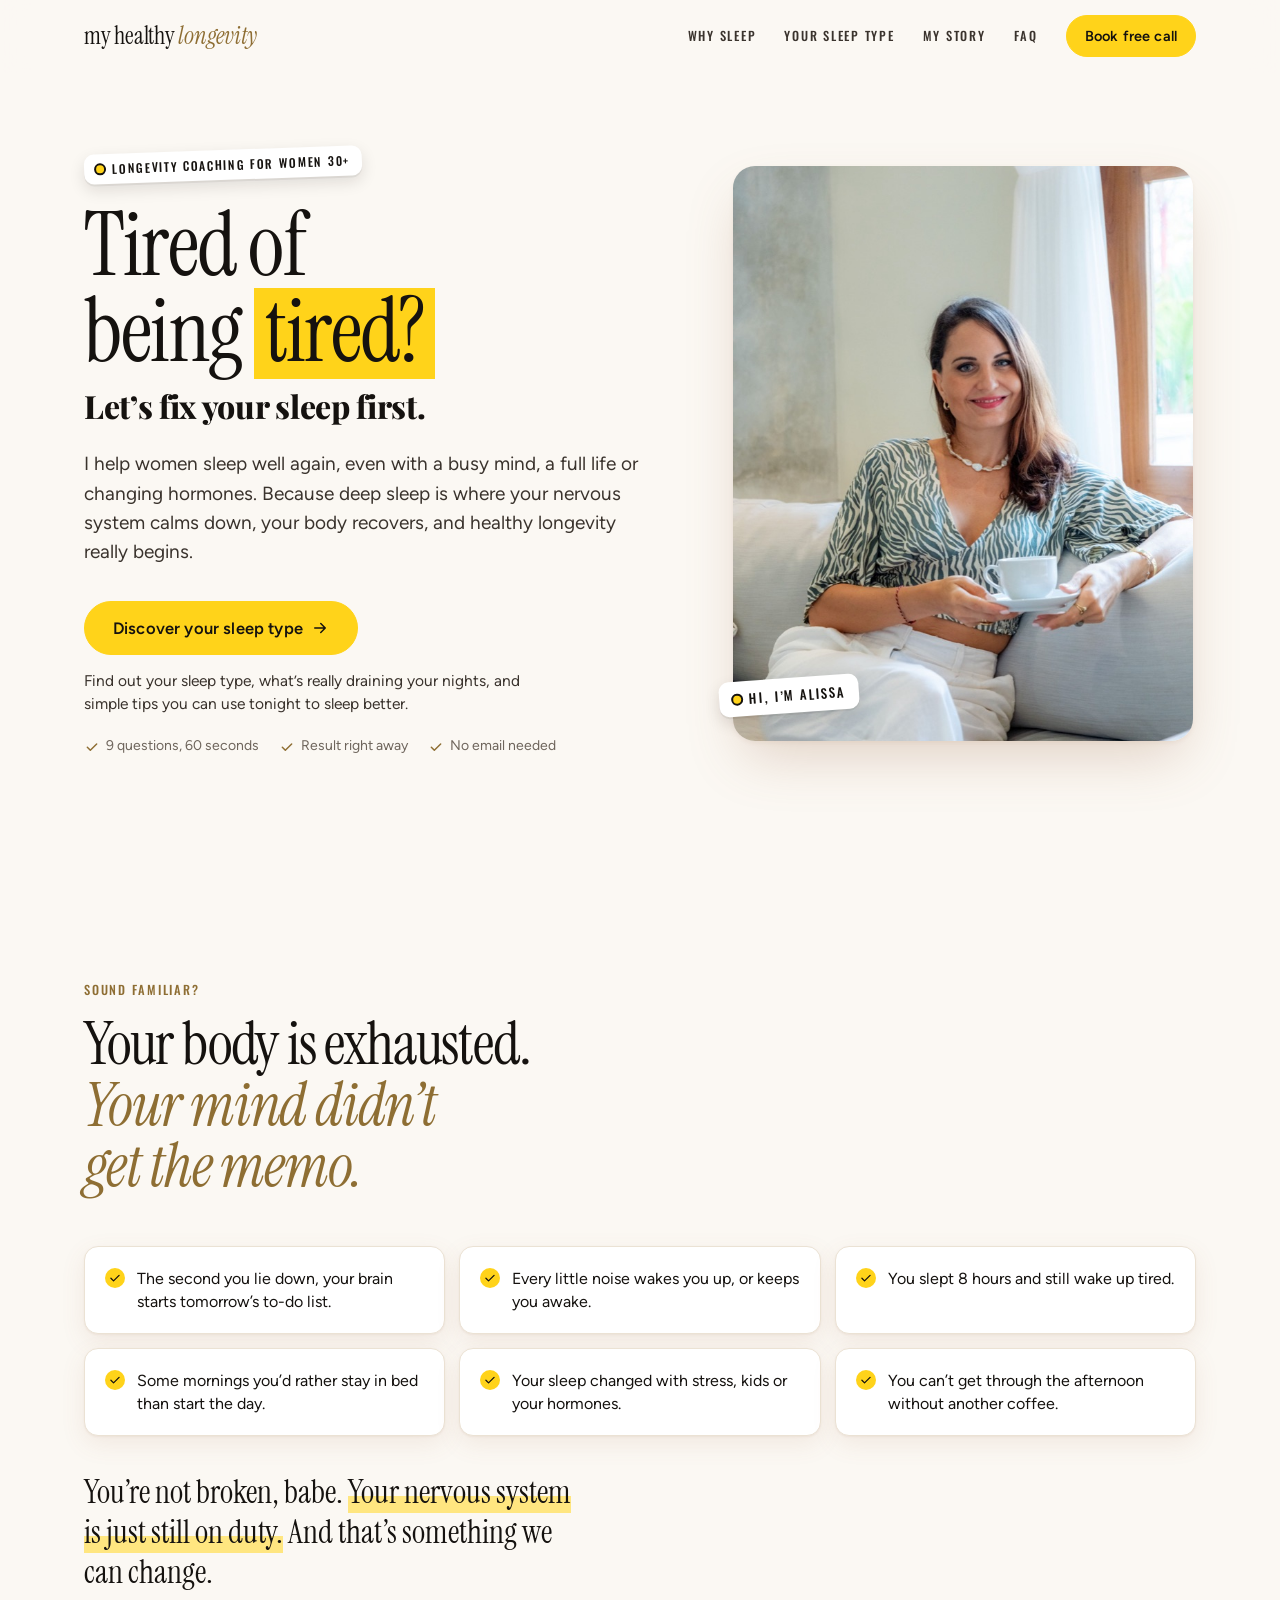
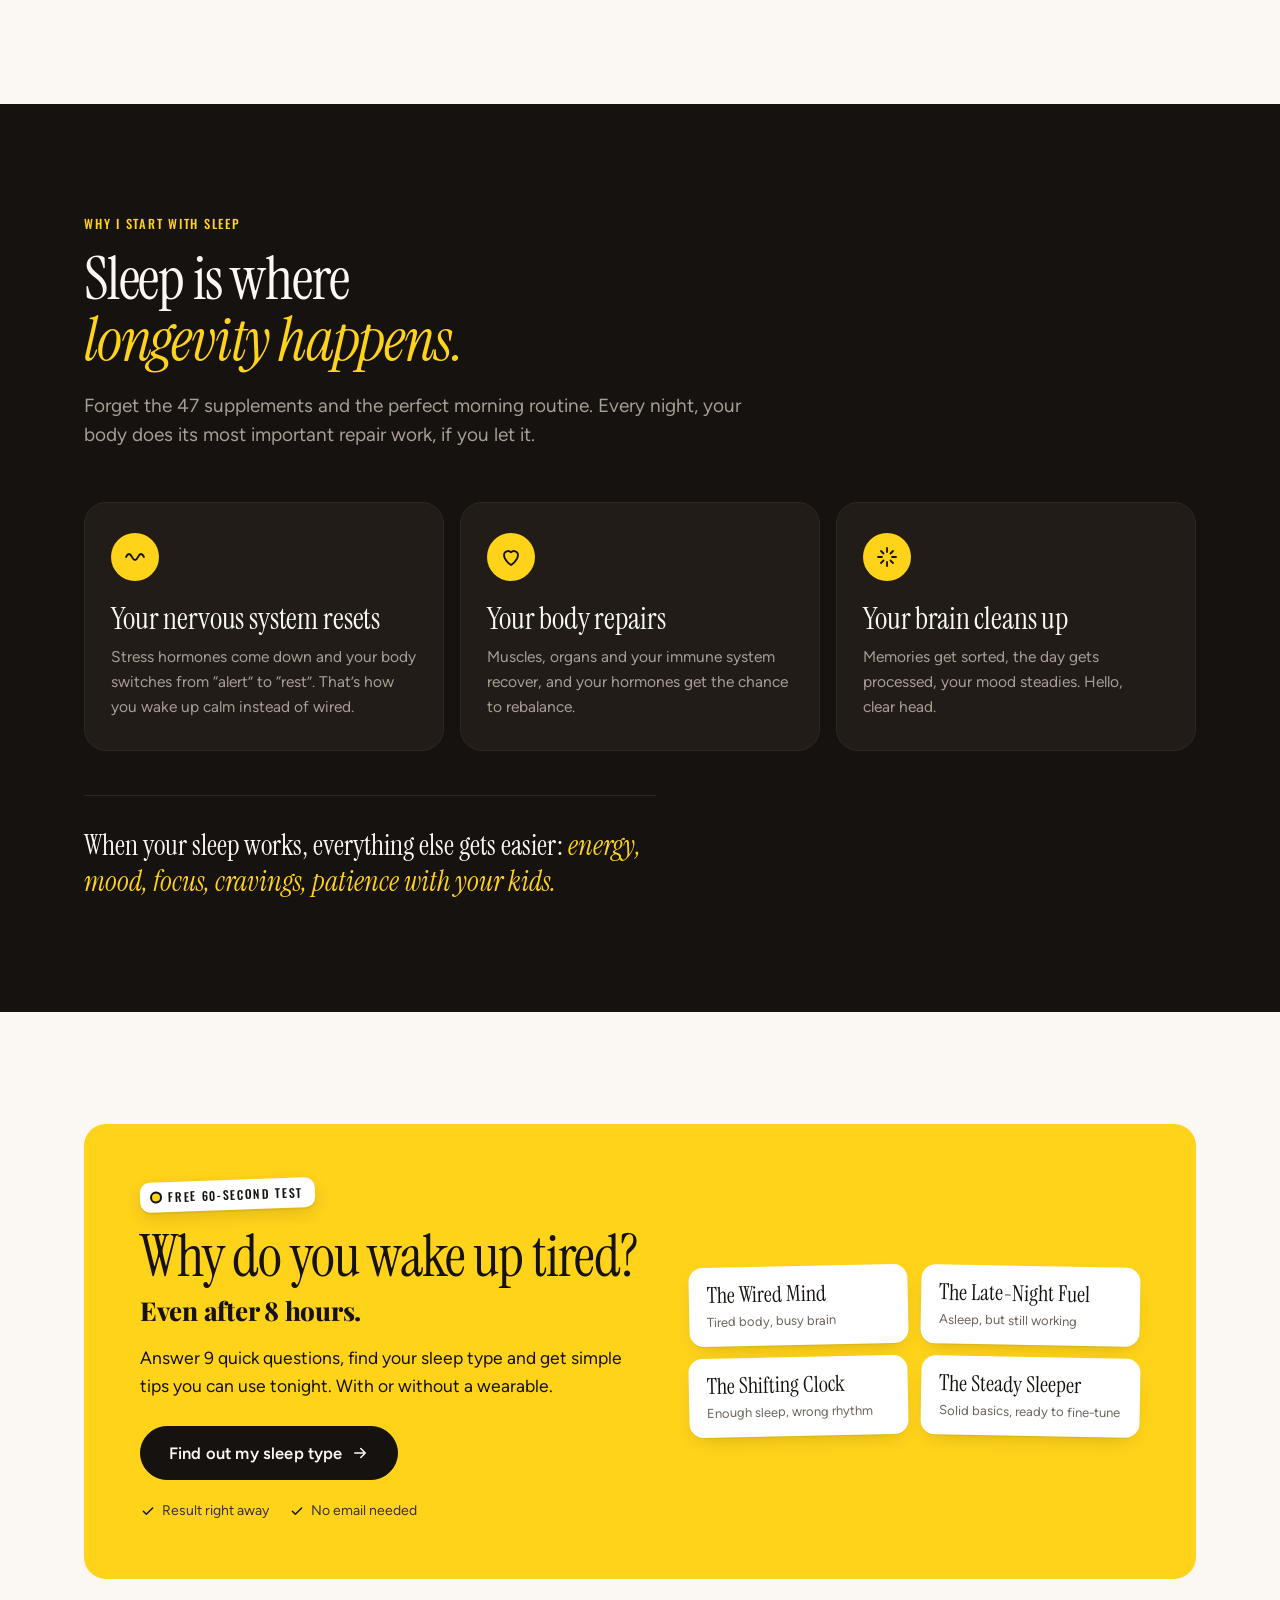
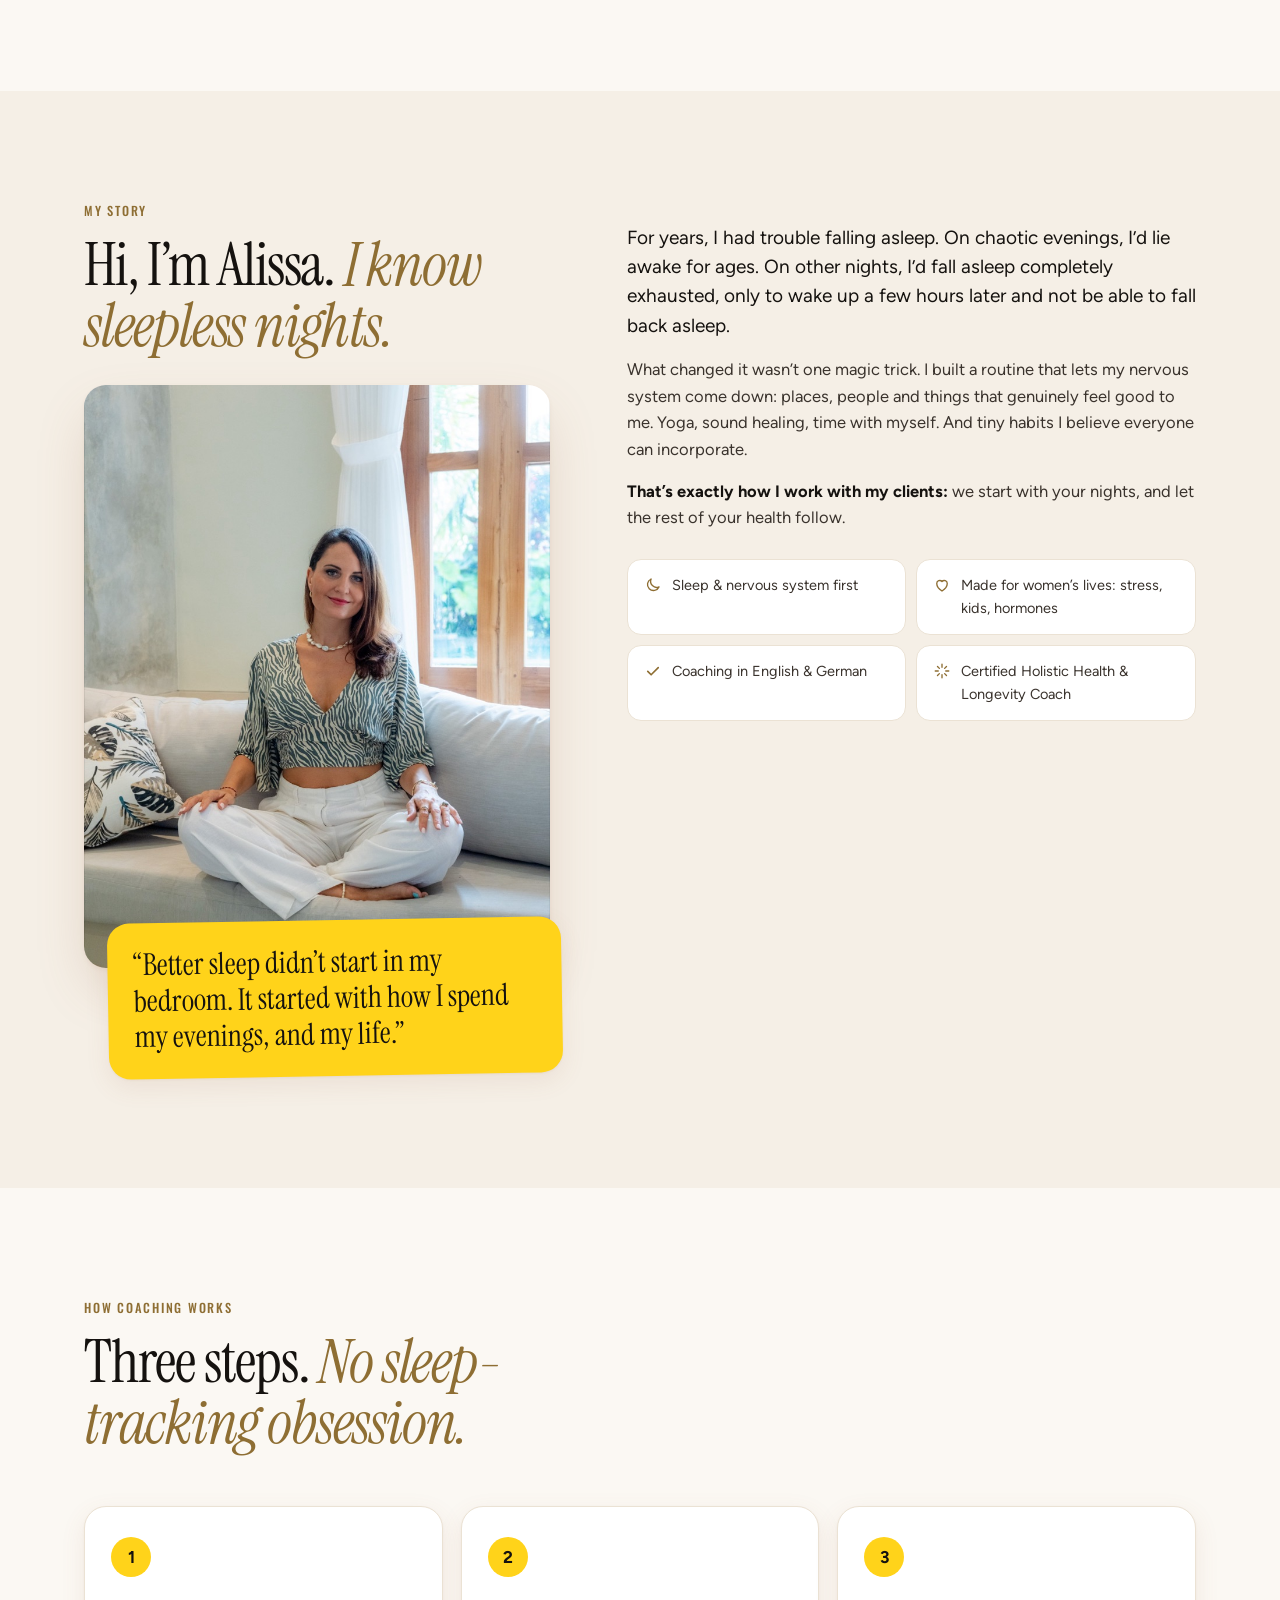
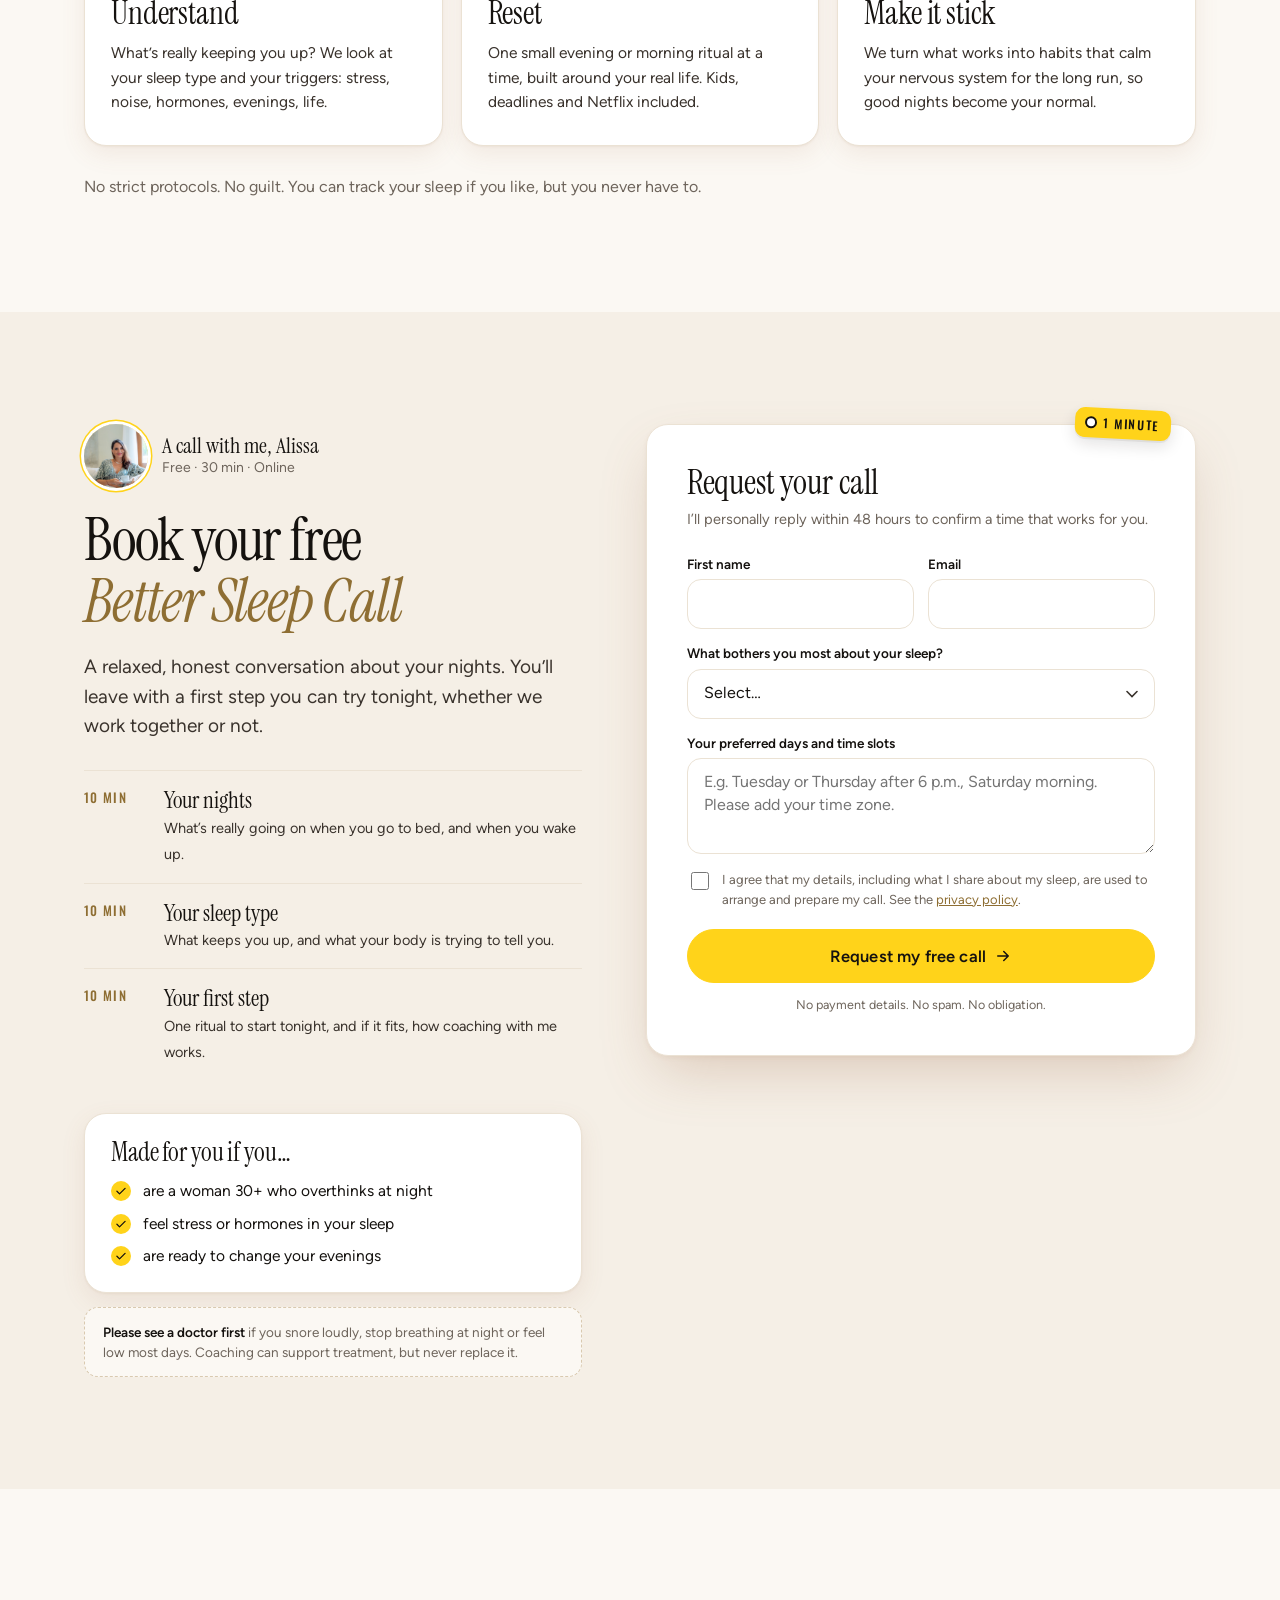
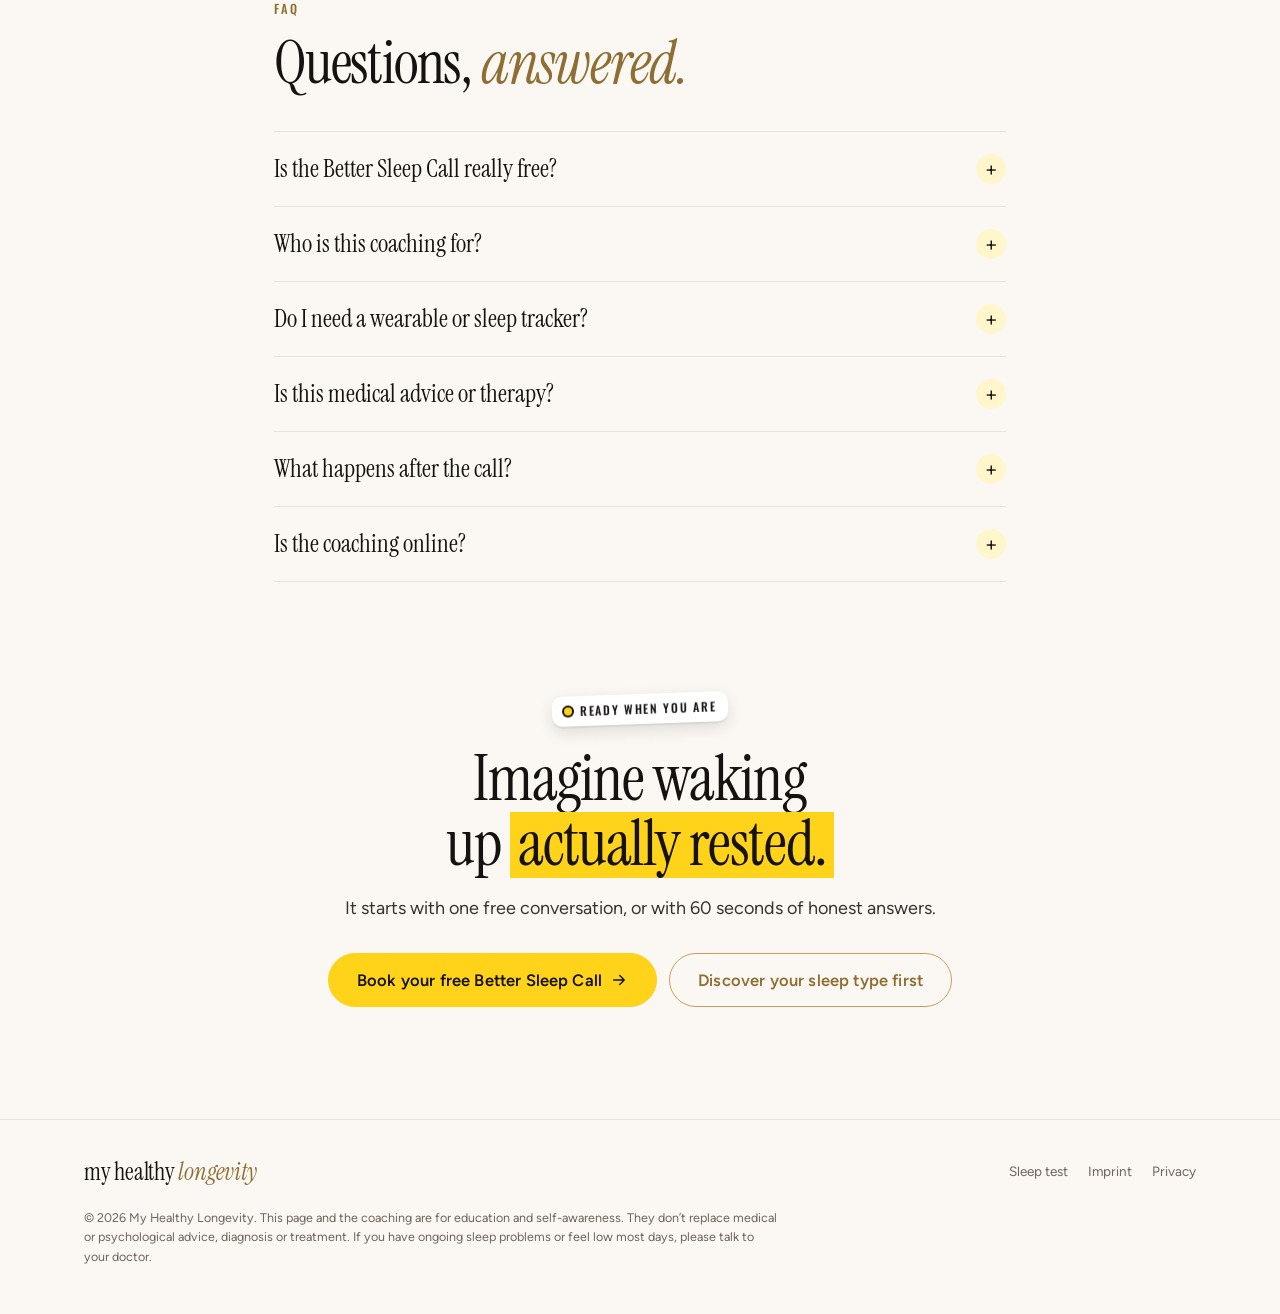
<file: index.html>
<!doctype html>
<html lang="en" class="no-js">
<head>
<meta charset="utf-8">
<meta name="viewport" content="width=device-width, initial-scale=1">
<title>Longevity Coaching for Women, Starting with Sleep | My Healthy Longevity</title>
<meta name="description" content="Longevity coaching for women 30+ who overthink, juggle too much or feel their hormones shifting. Calm your nervous system, sleep better, live longer. Book your free 30-minute Better Sleep Call.">
<meta property="og:title" content="Tired of being tired? | My Healthy Longevity">
<meta property="og:description" content="Longevity coaching for women 30+, starting with your sleep. Book your free Better Sleep Call or take the 60-second sleep test.">
<meta property="og:type" content="website">
<meta property="og:image" content="assets/quiz/alissa.jpg">
<meta name="theme-color" content="#FBF8F3">
<link rel="icon" type="image/svg+xml" href="assets/favicon.svg">
<link rel="icon" type="image/png" sizes="32x32" href="assets/favicon-32.png">
<link rel="apple-touch-icon" href="assets/apple-touch-icon.png">
<link rel="preload" href="assets/quiz/fonts/instrument-serif-latin-400-normal.woff2" as="font" type="font/woff2" crossorigin>
<link rel="preload" href="assets/quiz/fonts/figtree-latin-wght-normal.woff2" as="font" type="font/woff2" crossorigin>
<link rel="stylesheet" href="assets/styles.css?v=9">
<script>document.documentElement.classList.remove('no-js')</script>
</head>
<body>

<!-- Icon sprite -->
<svg width="0" height="0" style="position:absolute" aria-hidden="true">
  <symbol id="i-arrow" viewBox="0 0 24 24"><path d="M5 12h14M13 6l6 6-6 6" fill="none" stroke="currentColor" stroke-width="2" stroke-linecap="round" stroke-linejoin="round"/></symbol>
  <symbol id="i-check" viewBox="0 0 24 24"><path d="M5 12.5l4.5 4.5L19 7.5" fill="none" stroke="currentColor" stroke-width="2.2" stroke-linecap="round" stroke-linejoin="round"/></symbol>
  <symbol id="i-x" viewBox="0 0 24 24"><path d="M7 7l10 10M17 7L7 17" fill="none" stroke="currentColor" stroke-width="2" stroke-linecap="round"/></symbol>
  <symbol id="i-moon" viewBox="0 0 24 24"><path d="M20 14.5A8 8 0 019.5 4a8 8 0 1010.5 10.5z" fill="none" stroke="currentColor" stroke-width="1.8" stroke-linejoin="round"/></symbol>
  <symbol id="i-wave" viewBox="0 0 24 24"><path d="M3 12c2-4 4-4 6 0s4 4 6 0 4-4 6 0" fill="none" stroke="currentColor" stroke-width="1.8" stroke-linecap="round"/></symbol>
  <symbol id="i-heart" viewBox="0 0 24 24"><path d="M12 20s-7-4.4-7-10a4 4 0 017-2.6A4 4 0 0119 10c0 5.6-7 10-7 10z" fill="none" stroke="currentColor" stroke-width="1.8" stroke-linejoin="round"/></symbol>
  <symbol id="i-spark" viewBox="0 0 24 24"><path d="M12 3v4M12 17v4M3 12h4M17 12h4M6 6l2.5 2.5M15.5 15.5L18 18M18 6l-2.5 2.5M8.5 15.5L6 18" fill="none" stroke="currentColor" stroke-width="1.8" stroke-linecap="round"/></symbol>
</svg>

<a class="skip" href="#main">Skip to content</a>

<header class="header" id="top">
  <div class="container header-inner">
    <a class="wordmark" href="#top">my healthy <em>longevity</em></a>
    <nav class="nav" aria-label="Main">
      <a class="navlink" href="#why-sleep">Why sleep</a>
      <a class="navlink" href="#sleep-test">Your sleep type</a>
      <a class="navlink" href="#about">My story</a>
      <a class="navlink" href="#faq">FAQ</a>
      <a class="btn btn-accent btn-sm" href="#better-sleep-call">Book free call</a>
    </nav>
  </div>
</header>

<main id="main">

  <!-- ================= HERO ================= -->
  <section class="hero">
    <div class="container hero-grid">
      <div>
        <span class="sticker"><span class="dot" aria-hidden="true"></span>Longevity coaching for women 30+</span>
        <h1>Tired of being <span class="mark">tired?</span>
          <span class="aside">Let’s fix your sleep first.</span></h1>
        <p class="hero-sub">I help women sleep well again, even with a busy mind, a full life or changing hormones. Because deep sleep is where your nervous system calms down, your body recovers, and healthy longevity really begins.</p>
        <div class="hero-ctas">
          <a class="btn btn-accent" href="sleep-quiz.html" data-cta="hero-quiz">Discover your sleep type
            <svg aria-hidden="true"><use href="#i-arrow"/></svg></a>
        </div>
        <p class="hero-gets">Find out your sleep type, what’s really draining your nights, and simple tips you can use tonight to sleep better.</p>
        <div class="hero-meta">
          <span><svg aria-hidden="true"><use href="#i-check"/></svg>9 questions, 60 seconds</span>
          <span><svg aria-hidden="true"><use href="#i-check"/></svg>Result right away</span>
          <span><svg aria-hidden="true"><use href="#i-check"/></svg>No email needed</span>
        </div>
      </div>
      <figure class="hero-photo">
        <img src="assets/quiz/alissa.jpg" alt="Alissa, longevity coach, smiling on a sofa with a cup of coffee" width="666" height="1000">
        <span class="sticker"><span class="dot" aria-hidden="true"></span>Hi, I’m Alissa</span>
      </figure>
    </div>
  </section>

  <!-- ================= SOUND FAMILIAR ================= -->
  <section class="section familiar-section">
    <div class="container">
      <span class="kicker">Sound familiar?</span>
      <h2 class="section-title reveal">Your body is exhausted. <em>Your mind didn’t get the memo.</em></h2>
      <ul class="familiar">
        <li class="reveal"><svg aria-hidden="true"><use href="#i-check"/></svg>The second you lie down, your brain starts tomorrow’s to-do list.</li>
        <li class="reveal"><svg aria-hidden="true"><use href="#i-check"/></svg>Every little noise wakes you up, or keeps you awake.</li>
        <li class="reveal"><svg aria-hidden="true"><use href="#i-check"/></svg>You slept 8 hours and still wake up tired.</li>
        <li class="reveal"><svg aria-hidden="true"><use href="#i-check"/></svg>Some mornings you’d rather stay in bed than start the day.</li>
        <li class="reveal"><svg aria-hidden="true"><use href="#i-check"/></svg>Your sleep changed with stress, kids or your hormones.</li>
        <li class="reveal"><svg aria-hidden="true"><use href="#i-check"/></svg>You can’t get through the afternoon without another coffee.</li>
      </ul>
      <p class="familiar-note reveal">You’re not broken, babe. <strong>Your nervous system is just still on duty.</strong> And that’s something we can change.</p>
    </div>
  </section>

  <!-- ================= WHY SLEEP ================= -->
  <section class="section method" id="why-sleep">
    <div class="container">
      <span class="kicker">Why I start with sleep</span>
      <h2 class="section-title reveal">Sleep is where <em>longevity happens.</em></h2>
      <p class="section-lead reveal">Forget the 47 supplements and the perfect morning routine. Every night, your body does its most important repair work, if you let it.</p>
      <div class="why-grid">
        <div class="why reveal">
          <div class="why-icon"><svg aria-hidden="true"><use href="#i-wave"/></svg></div>
          <h3>Your nervous system resets</h3>
          <p>Stress hormones come down and your body switches from “alert” to “rest”. That’s how you wake up calm instead of wired.</p>
        </div>
        <div class="why reveal">
          <div class="why-icon"><svg aria-hidden="true"><use href="#i-heart"/></svg></div>
          <h3>Your body repairs</h3>
          <p>Muscles, organs and your immune system recover, and your hormones get the chance to rebalance.</p>
        </div>
        <div class="why reveal">
          <div class="why-icon"><svg aria-hidden="true"><use href="#i-spark"/></svg></div>
          <h3>Your brain cleans up</h3>
          <p>Memories get sorted, the day gets processed, your mood steadies. Hello, clear head.</p>
        </div>
      </div>
      <p class="why-foot reveal">When your sleep works, everything else gets easier: <span>energy, mood, focus, cravings, patience with your kids.</span></p>
    </div>
  </section>

  <!-- ================= SLEEP TEST ================= -->
  <section class="section quiz-band" id="sleep-test">
    <div class="container">
      <div class="quiz-card reveal">
        <div>
          <span class="sticker"><span class="dot" aria-hidden="true"></span>Free 60-second test</span>
          <h2>Why do you wake up tired?
            <span class="aside">Even after 8 hours.</span></h2>
          <p class="lead">Answer 9 quick questions, find your sleep type and get simple tips you can use tonight. With or without a wearable.</p>
          <div class="hero-ctas">
            <a class="btn" href="sleep-quiz.html" data-cta="landing-quiz">Find out my sleep type
              <svg aria-hidden="true"><use href="#i-arrow"/></svg></a>
          </div>
          <div class="hero-meta">
            <span><svg aria-hidden="true"><use href="#i-check"/></svg>Result right away</span>
            <span><svg aria-hidden="true"><use href="#i-check"/></svg>No email needed</span>
          </div>
        </div>
        <div class="quiz-types" aria-label="The four sleep types">
          <div>The Wired Mind<small>Tired body, busy brain</small></div>
          <div>The Late-Night Fuel<small>Asleep, but still working</small></div>
          <div>The Shifting Clock<small>Enough sleep, wrong rhythm</small></div>
          <div>The Steady Sleeper<small>Solid basics, ready to fine-tune</small></div>
        </div>
      </div>
    </div>
  </section>

  <!-- ================= STORY ================= -->
  <section class="section about" id="about">
    <div class="container story-grid">
      <div class="story-head reveal">
        <span class="kicker">My story</span>
        <h2 class="section-title">Hi, I’m Alissa. <em>I know sleepless nights.</em></h2>
        <figure class="story-photo">
          <img src="assets/quiz/alissa-sofa.jpg" alt="Alissa sitting cross-legged on a light sofa by the window" width="800" height="1200" loading="lazy">
        </figure>
        <blockquote class="story-quote">“Better sleep didn’t start in my bedroom. It started with how I spend my evenings, and my life.”</blockquote>
      </div>
      <div class="story-body reveal">
        <p class="lead">For years, I had trouble falling asleep. On chaotic evenings, I’d lie awake for ages. On other nights, I’d fall asleep completely exhausted, only to wake up a few hours later and not be able to fall back asleep.</p>
        <p>What changed it wasn’t one magic trick. I built a routine that lets my nervous system come down: places, people and things that genuinely feel good to me. Yoga, sound healing, time with myself. And tiny habits I believe everyone can incorporate.</p>
        <p><strong>That’s exactly how I work with my clients:</strong> we start with your nights, and let the rest of your health follow.</p>
        <ul class="creds">
          <li><svg aria-hidden="true"><use href="#i-moon"/></svg>Sleep &amp; nervous system first</li>
          <li><svg aria-hidden="true"><use href="#i-heart"/></svg>Made for women’s lives: stress, kids, hormones</li>
          <li><svg aria-hidden="true"><use href="#i-check"/></svg>Coaching in English &amp; German</li>
          <li><svg aria-hidden="true"><use href="#i-spark"/></svg>Certified Holistic Health &amp; Longevity Coach</li>
        </ul>
      </div>
    </div>
  </section>

  <!-- ================= HOW IT WORKS ================= -->
  <section class="section" id="how">
    <div class="container">
      <span class="kicker">How coaching works</span>
      <h2 class="section-title reveal">Three steps. <em>No sleep-tracking obsession.</em></h2>
      <div class="how-grid">
        <div class="how reveal">
          <span class="how-num">1</span>
          <h3>Understand</h3>
          <p>What’s really keeping you up? We look at your sleep type and your triggers: stress, noise, hormones, evenings, life.</p>
        </div>
        <div class="how reveal">
          <span class="how-num">2</span>
          <h3>Reset</h3>
          <p>One small evening or morning ritual at a time, built around your real life. Kids, deadlines and Netflix included.</p>
        </div>
        <div class="how reveal">
          <span class="how-num">3</span>
          <h3>Make it stick</h3>
          <p>We turn what works into habits that calm your nervous system for the long run, so good nights become your normal.</p>
        </div>
      </div>
      <p class="how-note reveal">No strict protocols. No guilt. You can track your sleep if you like, but you never have to.</p>
    </div>
  </section>

  <!-- ================= BETTER SLEEP CALL ================= -->
  <section class="section call" id="better-sleep-call">
    <div class="container call-grid">
      <div>
        <div class="call-host">
          <img src="assets/quiz/alissa.jpg" alt="" width="64" height="64" loading="lazy">
          <span><b>A call with me, Alissa</b>Free · 30 min · Online</span>
        </div>
        <h2 class="section-title">Book your free <em>Better Sleep Call</em></h2>
        <p class="section-lead">A relaxed, honest conversation about your nights. You’ll leave with a first step you can try tonight, whether we work together or not.</p>

        <ol class="agenda">
          <li><b>10 min</b><div><strong>Your nights</strong><span>What’s really going on when you go to bed, and when you wake up.</span></div></li>
          <li><b>10 min</b><div><strong>Your sleep type</strong><span>What keeps you up, and what your body is trying to tell you.</span></div></li>
          <li><b>10 min</b><div><strong>Your first step</strong><span>One ritual to start tonight, and if it fits, how coaching with me works.</span></div></li>
        </ol>

        <div class="fit">
          <div class="fit-card">
            <h4>Made for you if you…</h4>
            <ul>
              <li><svg aria-hidden="true"><use href="#i-check"/></svg>are a woman 30+ who overthinks at night</li>
              <li><svg aria-hidden="true"><use href="#i-check"/></svg>feel stress or hormones in your sleep</li>
              <li><svg aria-hidden="true"><use href="#i-check"/></svg>are ready to change your evenings</li>
            </ul>
          </div>
          <p class="fit-note"><strong>Please see a doctor first</strong> if you snore loudly, stop breathing at night or feel low most days. Coaching can support treatment, but never replace it.</p>
        </div>
      </div>

      <div class="form-card">
        <span class="sticker"><span class="dot" aria-hidden="true"></span>1 minute</span>
        <h3>Request your call</h3>
        <p>I’ll personally reply within 48 hours to confirm a time that works for you.</p>
        <form name="better-sleep-call" method="POST" action="thanks.html" data-netlify="true" netlify-honeypot="bot-field" id="call-form">
          <input type="hidden" name="form-name" value="better-sleep-call">
          <p class="hp"><label>Don’t fill this out: <input name="bot-field"></label></p>
          <div class="row2">
            <div class="field"><label for="cf-name">First name</label><input id="cf-name" type="text" name="name" autocomplete="given-name" required></div>
            <div class="field"><label for="cf-email">Email</label><input id="cf-email" type="email" name="email" autocomplete="email" required></div>
          </div>
          <div class="field">
            <label for="cf-issue">What bothers you most about your sleep?</label>
            <select id="cf-issue" name="sleep_issue" required>
              <option value="" disabled selected>Select…</option>
              <option>My mind won’t switch off</option>
              <option>It takes me ages to fall asleep</option>
              <option>I wake up at night</option>
              <option>Noises wake me up</option>
              <option>I sleep a lot but still feel tired</option>
              <option>My sleep changed with my hormones</option>
              <option>Something else</option>
            </select>
          </div>
          <div class="field sleep-type-field" id="cf-type-wrap" hidden>
            <label for="cf-type">Your sleep type (from the test)</label>
            <input id="cf-type" type="text" name="sleep_type" readonly>
          </div>
          <div class="field">
            <label for="cf-times">Your preferred days and time slots</label>
            <textarea id="cf-times" name="preferred_times" rows="3" required placeholder="E.g. Tuesday or Thursday after 6 p.m., Saturday morning. Please add your time zone."></textarea>
          </div>
          <label class="consent"><input type="checkbox" name="privacy" required>
            <span>I agree that my details, including what I share about my sleep, are used to arrange and prepare my call. See the <a href="privacy.html" target="_blank" rel="noopener">privacy policy</a>.</span></label>
          <button class="btn btn-accent" type="submit" data-cta="form-submit">Request my free call
            <svg aria-hidden="true"><use href="#i-arrow"/></svg></button>
          <p class="form-note">No payment details. No spam. No obligation.</p>
        </form>
      </div>
    </div>
  </section>

  <!-- ================= FAQ ================= -->
  <section class="section" id="faq">
    <div class="container narrow">
      <span class="kicker">FAQ</span>
      <h2 class="section-title">Questions, <em>answered.</em></h2>
      <div class="faq-list">
        <details>
          <summary>Is the Better Sleep Call really free?</summary>
          <p>Yes. 30 minutes, free and without obligation. It’s for both of us to see whether working together makes sense. Either way, you’ll leave with a first step for tonight.</p>
        </details>
        <details>
          <summary>Who is this coaching for?</summary>
          <p>For women 30+ whose sleep suffers from overthinking, stress, a full life with kids and work, or changing hormones, for example in perimenopause. If you lie awake, wake up tired or can’t switch off, you’re in the right place.</p>
        </details>
        <details>
          <summary>Do I need a wearable or sleep tracker?</summary>
          <p>No. If you already track your sleep, we can use that data. If not, how you feel in the morning is all we need.</p>
        </details>
        <details>
          <summary>Is this medical advice or therapy?</summary>
          <p>No. I’m a coach, not a doctor or therapist. If you snore loudly or stop breathing at night, have slept badly at least 3 nights a week for 3 months, or feel low most days, please talk to a doctor first. Coaching can complement treatment, but never replace it.</p>
        </details>
        <details>
          <summary>What happens after the call?</summary>
          <p>If we’re a good fit, I’ll send you a proposal for a coaching program tailored to you, including duration, rhythm and price. You decide in your own time.</p>
        </details>
        <details>
          <summary>Is the coaching online?</summary>
          <p>Yes, all sessions take place via video call, so you can join from anywhere. Coaching is available in English and German.</p>
        </details>
      </div>
    </div>
  </section>

  <!-- ================= FINAL CTA ================= -->
  <section class="section final" style="padding-top:0">
    <div class="container">
      <span class="sticker"><span class="dot" aria-hidden="true"></span>Ready when you are</span>
      <h2>Imagine waking up <span class="mark">actually rested.</span></h2>
      <p>It starts with one free conversation, or with 60 seconds of honest answers.</p>
      <div class="hero-ctas">
        <a class="btn btn-accent" href="#better-sleep-call" data-cta="final-call">Book your free Better Sleep Call
          <svg aria-hidden="true"><use href="#i-arrow"/></svg></a>
        <a class="btn btn-ghost" href="sleep-quiz.html" data-cta="final-quiz">Discover your sleep type first</a>
      </div>
    </div>
  </section>
</main>

<footer class="footer">
  <div class="container">
    <div class="footer-inner">
      <a class="wordmark" href="#top">my healthy <em>longevity</em></a>
      <nav aria-label="Legal">
        <a href="sleep-quiz.html">Sleep test</a>
        <a href="imprint.html">Imprint</a>
        <a href="privacy.html">Privacy</a>
      </nav>
    </div>
    <p class="disclaimer">© <span id="year">2026</span> My Healthy Longevity. This page and the coaching are for education and self-awareness. They don’t replace medical or psychological advice, diagnosis or treatment. If you have ongoing sleep problems or feel low most days, please talk to your doctor.</p>
  </div>
</footer>

<div class="mobile-cta" id="mobile-cta">
  <a class="btn btn-accent" href="#better-sleep-call" data-cta="mobile-sticky">Book your free Better Sleep Call</a>
</div>

<script src="assets/main.js?v=3" defer></script>
</body>
</html>
</file>
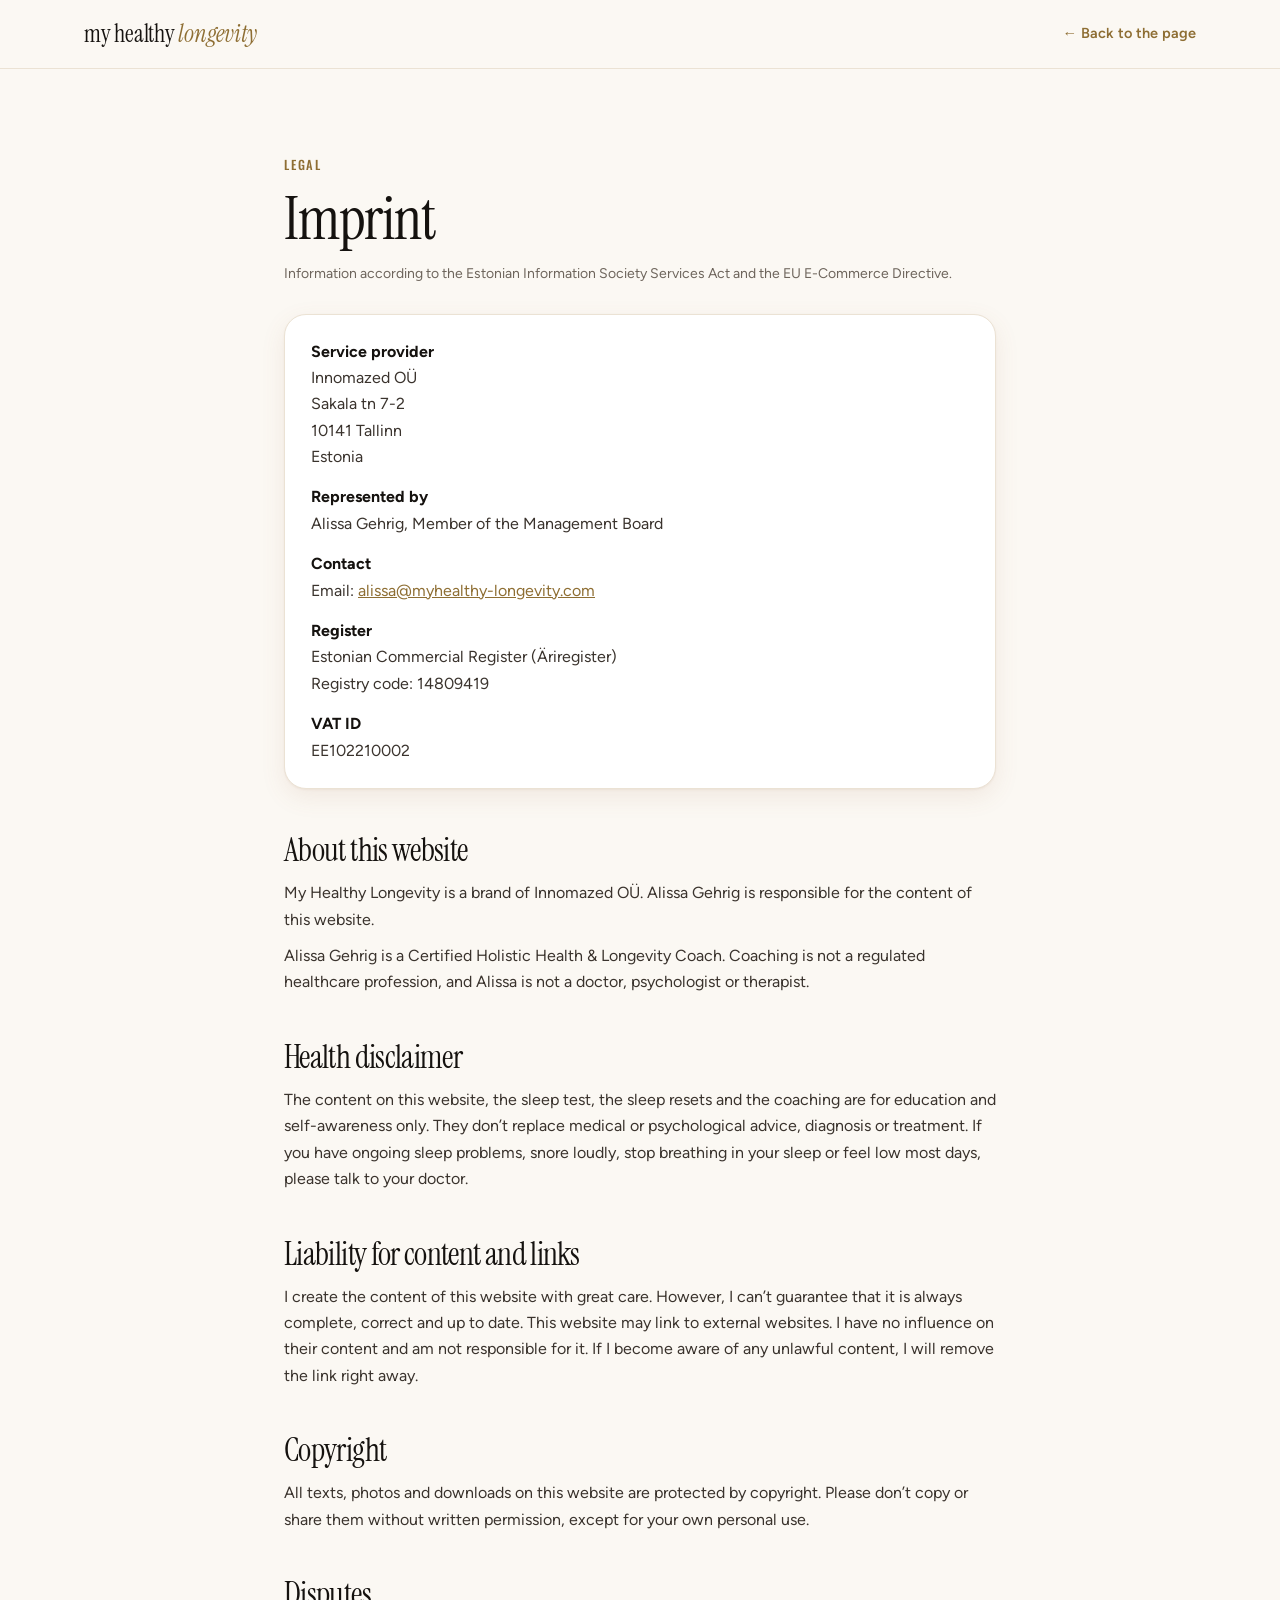
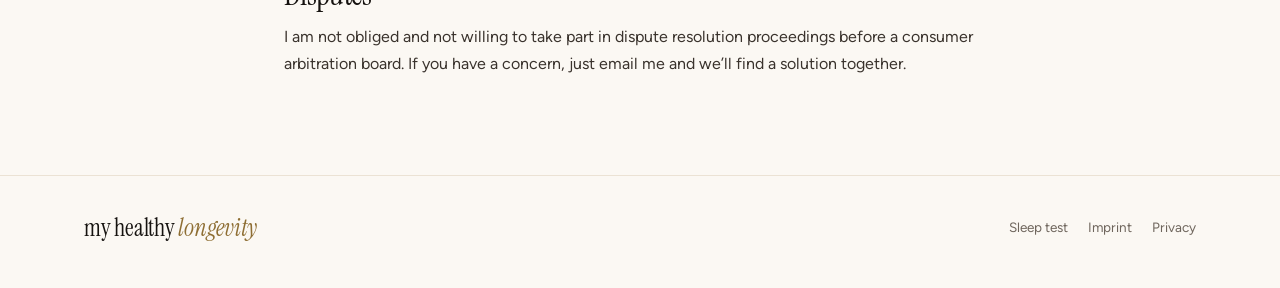
<file: imprint.html>
<!doctype html>
<html lang="en">
<head>
<meta charset="utf-8">
<meta name="viewport" content="width=device-width, initial-scale=1">
<title>Imprint | My Healthy Longevity</title>
<meta name="robots" content="noindex">
<link rel="icon" type="image/svg+xml" href="assets/favicon.svg">
<link rel="icon" type="image/png" sizes="32x32" href="assets/favicon-32.png">
<link rel="apple-touch-icon" href="assets/apple-touch-icon.png">
<link rel="stylesheet" href="assets/styles.css?v=9">
</head>
<body>
<header class="legal-head">
  <div class="container">
    <a class="wordmark" href="index.html">my healthy <em>longevity</em></a>
    <a class="back" href="index.html">← Back to the page</a>
  </div>
</header>

<main class="legal">
  <div class="container">
    <span class="kicker">Legal</span>
    <h1>Imprint</h1>
    <p class="updated">Information according to the Estonian Information Society Services Act and the EU E-Commerce Directive.</p>

    <div class="legal-card">
      <p><strong>Service provider</strong><br>
      Innomazed OÜ<br>Sakala tn 7-2<br>10141 Tallinn<br>Estonia</p>
      <p><strong>Represented by</strong><br>Alissa Gehrig, Member of the Management Board</p>
      <p><strong>Contact</strong><br>Email: <a href="mailto:alissa@myhealthy-longevity.com">alissa@myhealthy-longevity.com</a></p>
      <p><strong>Register</strong><br>Estonian Commercial Register (Äriregister)<br>Registry code: 14809419</p>
      <p><strong>VAT ID</strong><br>EE102210002</p>
    </div>

    <h2>About this website</h2>
    <p>My Healthy Longevity is a brand of Innomazed OÜ. Alissa Gehrig is responsible for the content of this website.</p>
    <p>Alissa Gehrig is a Certified Holistic Health &amp; Longevity Coach. Coaching is not a regulated healthcare profession, and Alissa is not a doctor, psychologist or therapist.</p>

    <h2>Health disclaimer</h2>
    <p>The content on this website, the sleep test, the sleep resets and the coaching are for education and self-awareness only. They don’t replace medical or psychological advice, diagnosis or treatment. If you have ongoing sleep problems, snore loudly, stop breathing in your sleep or feel low most days, please talk to your doctor.</p>

    <h2>Liability for content and links</h2>
    <p>I create the content of this website with great care. However, I can’t guarantee that it is always complete, correct and up to date. This website may link to external websites. I have no influence on their content and am not responsible for it. If I become aware of any unlawful content, I will remove the link right away.</p>

    <h2>Copyright</h2>
    <p>All texts, photos and downloads on this website are protected by copyright. Please don’t copy or share them without written permission, except for your own personal use.</p>

    <h2>Disputes</h2>
    <p>I am not obliged and not willing to take part in dispute resolution proceedings before a consumer arbitration board. If you have a concern, just email me and we’ll find a solution together.</p>
  </div>
</main>

<footer class="footer">
  <div class="container">
    <div class="footer-inner">
      <a class="wordmark" href="index.html">my healthy <em>longevity</em></a>
      <nav aria-label="Legal">
        <a href="sleep-quiz.html">Sleep test</a>
        <a href="imprint.html">Imprint</a>
        <a href="privacy.html">Privacy</a>
      </nav>
    </div>
  </div>
</footer>
</body>
</html>
</file>
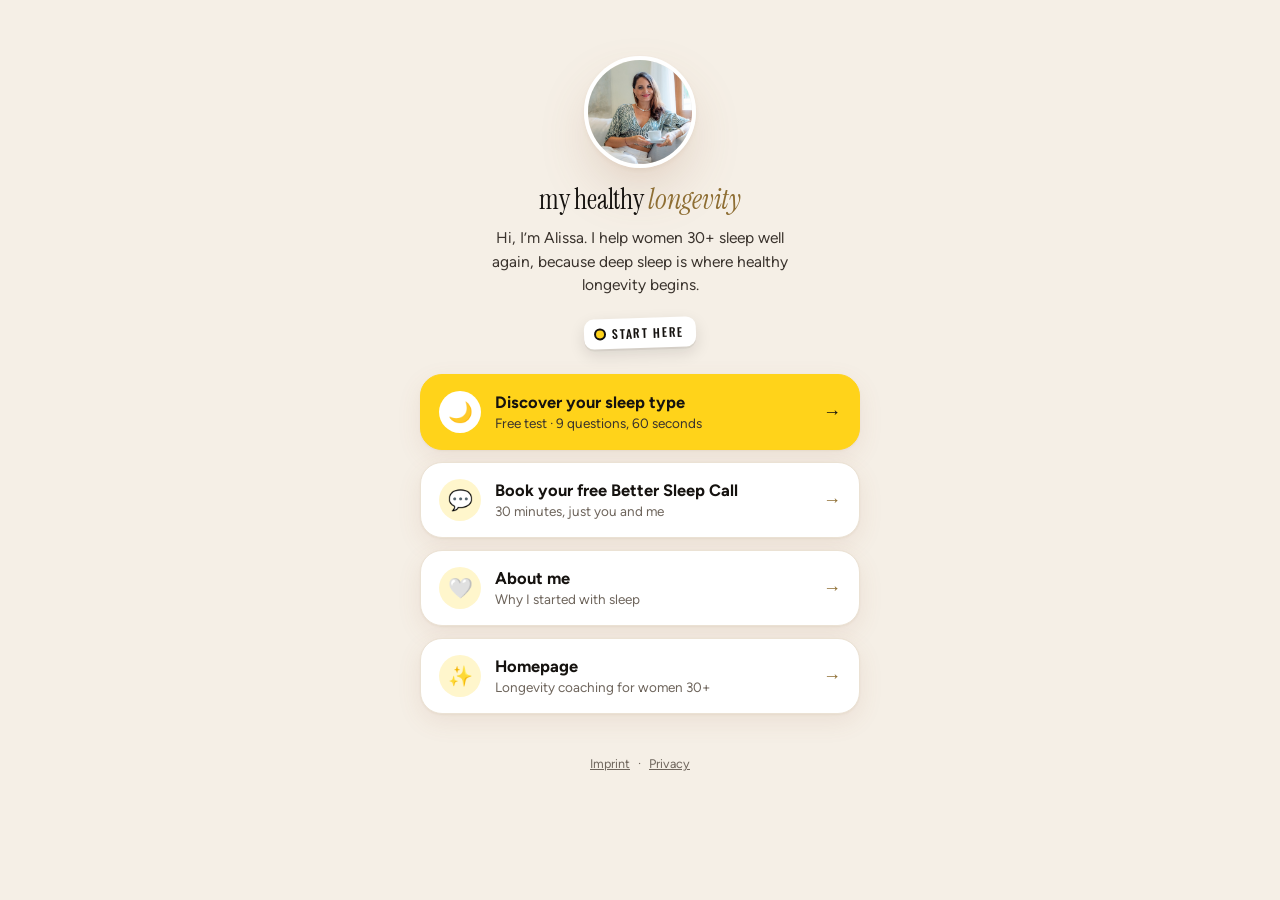
<file: links.html>
<!doctype html>
<html lang="en">
<head>
<meta charset="utf-8">
<meta name="viewport" content="width=device-width, initial-scale=1">
<title>Alissa | My Healthy Longevity</title>
<meta name="description" content="Longevity coaching for women 30+, starting with sleep. Discover your sleep type or book a free Better Sleep Call.">
<link rel="icon" type="image/svg+xml" href="assets/favicon.svg">
<link rel="icon" type="image/png" sizes="32x32" href="assets/favicon-32.png">
<link rel="apple-touch-icon" href="assets/apple-touch-icon.png">
<link rel="stylesheet" href="assets/styles.css?v=9">
<style>
  body{background:var(--linen-100)}
  .links{min-height:100vh;display:flex;flex-direction:column;align-items:center;padding:56px 16px 32px}
  .links-inner{width:100%;max-width:440px;text-align:center}
  .links-avatar{width:112px;height:112px;border-radius:50%;object-fit:cover;border:4px solid var(--linen-0);box-shadow:var(--shadow-lift);display:block;margin:0 auto 18px}
  .links .wordmark{font-size:28px}
  .links-sub{margin:10px auto 0;font-size:15.5px;line-height:1.5;color:var(--ink-700);max-width:32ch}
  .links .sticker{margin:22px 0 26px}
  .link-list{display:grid;gap:12px;text-align:left}
  .link-btn{display:flex;align-items:center;gap:14px;padding:16px 18px;border-radius:var(--radius-lg);background:var(--linen-0);border:1.5px solid var(--linen-200);color:var(--ink-900);text-decoration:none;box-shadow:var(--shadow-soft);transition:transform .14s var(--ease-pop),border-color .14s,background .14s}
  .link-btn:hover{border-color:var(--gold-500);transform:translateY(-2px)}
  .link-btn:active{transform:scale(.98)}
  .link-btn .ic{flex:none;width:42px;height:42px;border-radius:50%;display:grid;place-items:center;background:var(--sunshine-100);font-size:20px}
  .link-btn .tx{flex:1;min-width:0}
  .link-btn strong{display:block;font-size:16.5px;line-height:1.25}
  .link-btn small{display:block;font-size:13.5px;color:var(--ink-500);margin-top:2px;line-height:1.35}
  .link-btn .arrow{flex:none;color:var(--gold-700);font-size:18px}
  .link-btn.primary{background:var(--sunshine-500);border-color:var(--sunshine-500)}
  .link-btn.primary .ic{background:var(--linen-0)}
  .link-btn.primary small{color:var(--ink-700)}
  .link-btn.primary .arrow{color:var(--ink-900)}
  .links-foot{margin-top:40px;font-size:12.5px;color:var(--ink-500)}
  .links-foot a{color:var(--ink-500);margin:0 8px}
</style>
</head>
<body>
<main class="links">
  <div class="links-inner">
    <img class="links-avatar" src="assets/quiz/alissa.jpg" alt="Alissa Gehrig" width="112" height="112">
    <a class="wordmark" href="index.html">my healthy <em>longevity</em></a>
    <p class="links-sub">Hi, I’m Alissa. I help women 30+ sleep well again, because deep sleep is where healthy longevity begins.</p>
    <span class="sticker"><span class="dot" aria-hidden="true"></span>Start here</span>

    <nav class="link-list" aria-label="Links">
      <a class="link-btn primary" href="sleep-quiz.html">
        <span class="ic" aria-hidden="true">🌙</span>
        <span class="tx"><strong>Discover your sleep type</strong><small>Free test · 9 questions, 60 seconds</small></span>
        <span class="arrow" aria-hidden="true">→</span>
      </a>
      <a class="link-btn" href="index.html#better-sleep-call">
        <span class="ic" aria-hidden="true">💬</span>
        <span class="tx"><strong>Book your free Better Sleep Call</strong><small>30 minutes, just you and me</small></span>
        <span class="arrow" aria-hidden="true">→</span>
      </a>
      <a class="link-btn" href="index.html#about">
        <span class="ic" aria-hidden="true">🤍</span>
        <span class="tx"><strong>About me</strong><small>Why I started with sleep</small></span>
        <span class="arrow" aria-hidden="true">→</span>
      </a>
      <a class="link-btn" href="index.html">
        <span class="ic" aria-hidden="true">✨</span>
        <span class="tx"><strong>Homepage</strong><small>Longevity coaching for women 30+</small></span>
        <span class="arrow" aria-hidden="true">→</span>
      </a>
    </nav>

    <p class="links-foot"><a href="imprint.html">Imprint</a>·<a href="privacy.html">Privacy</a></p>
  </div>
</main>
</body>
</html>
</file>
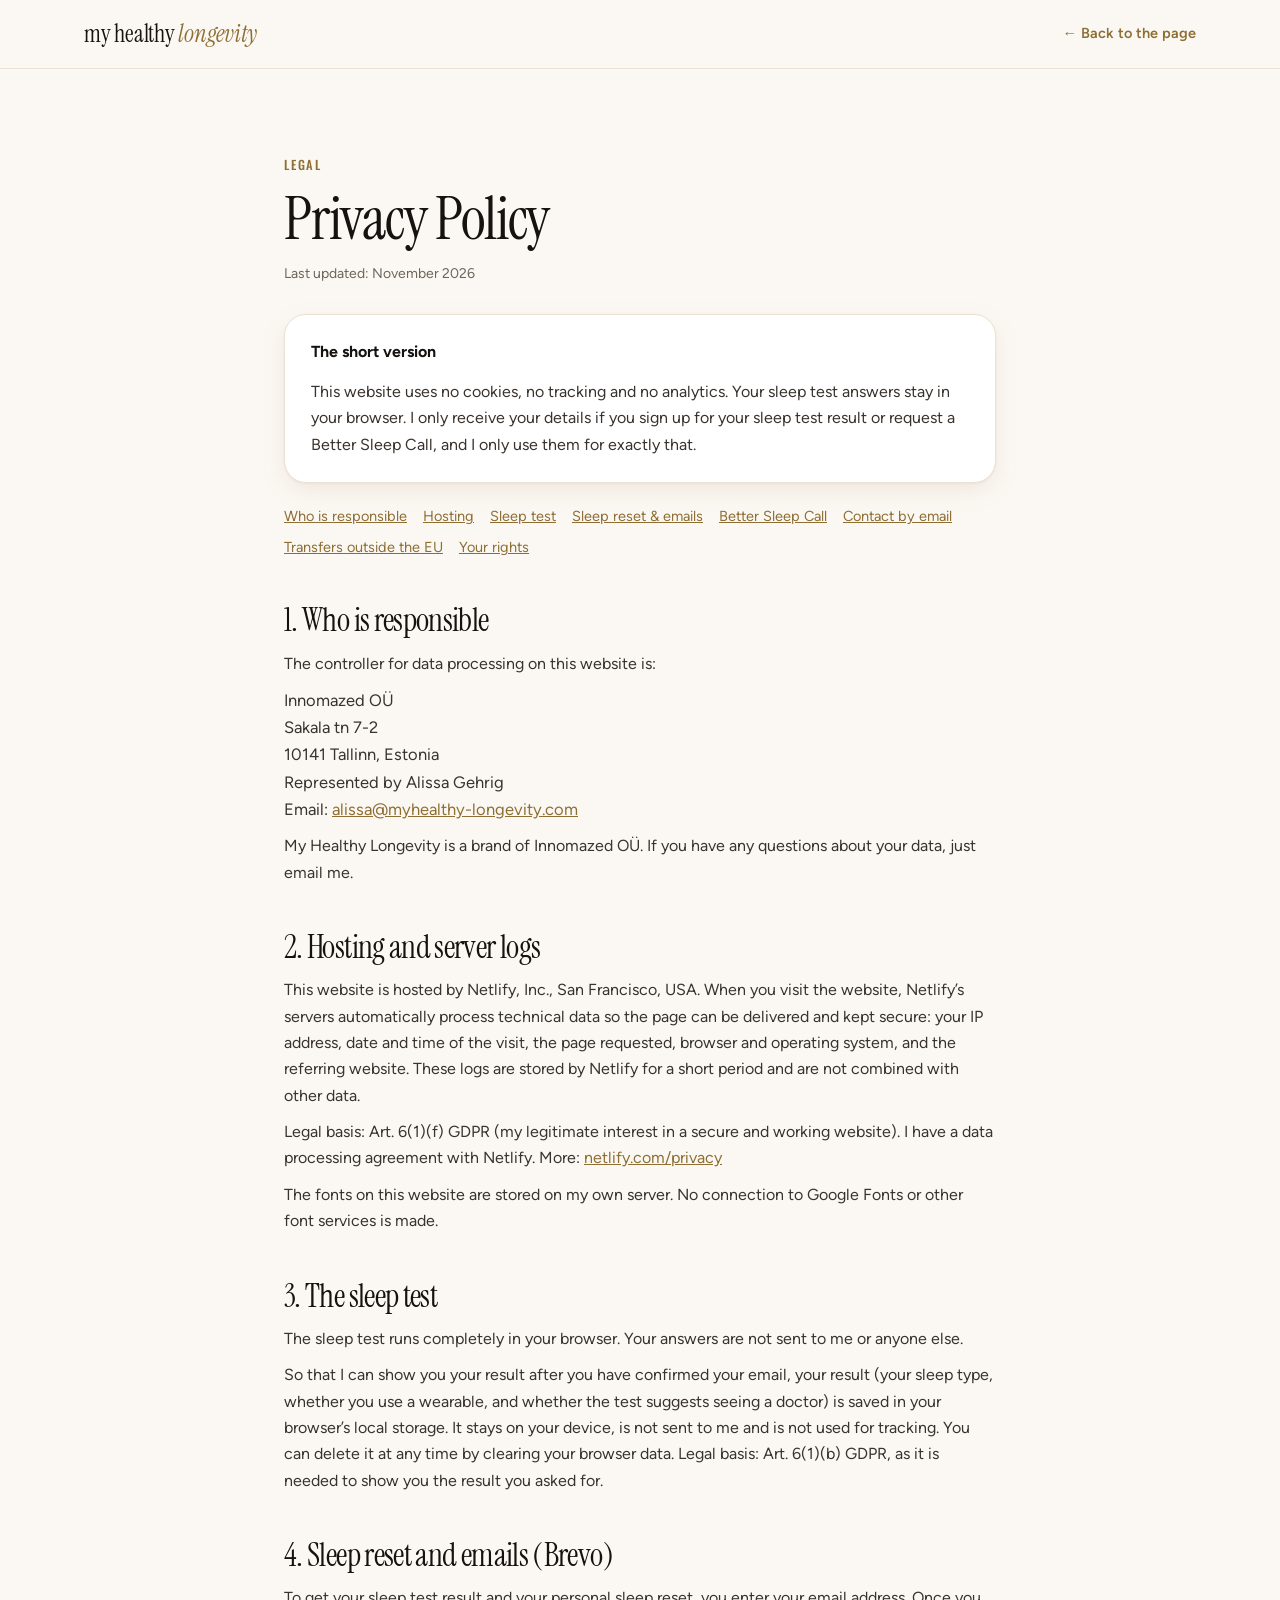
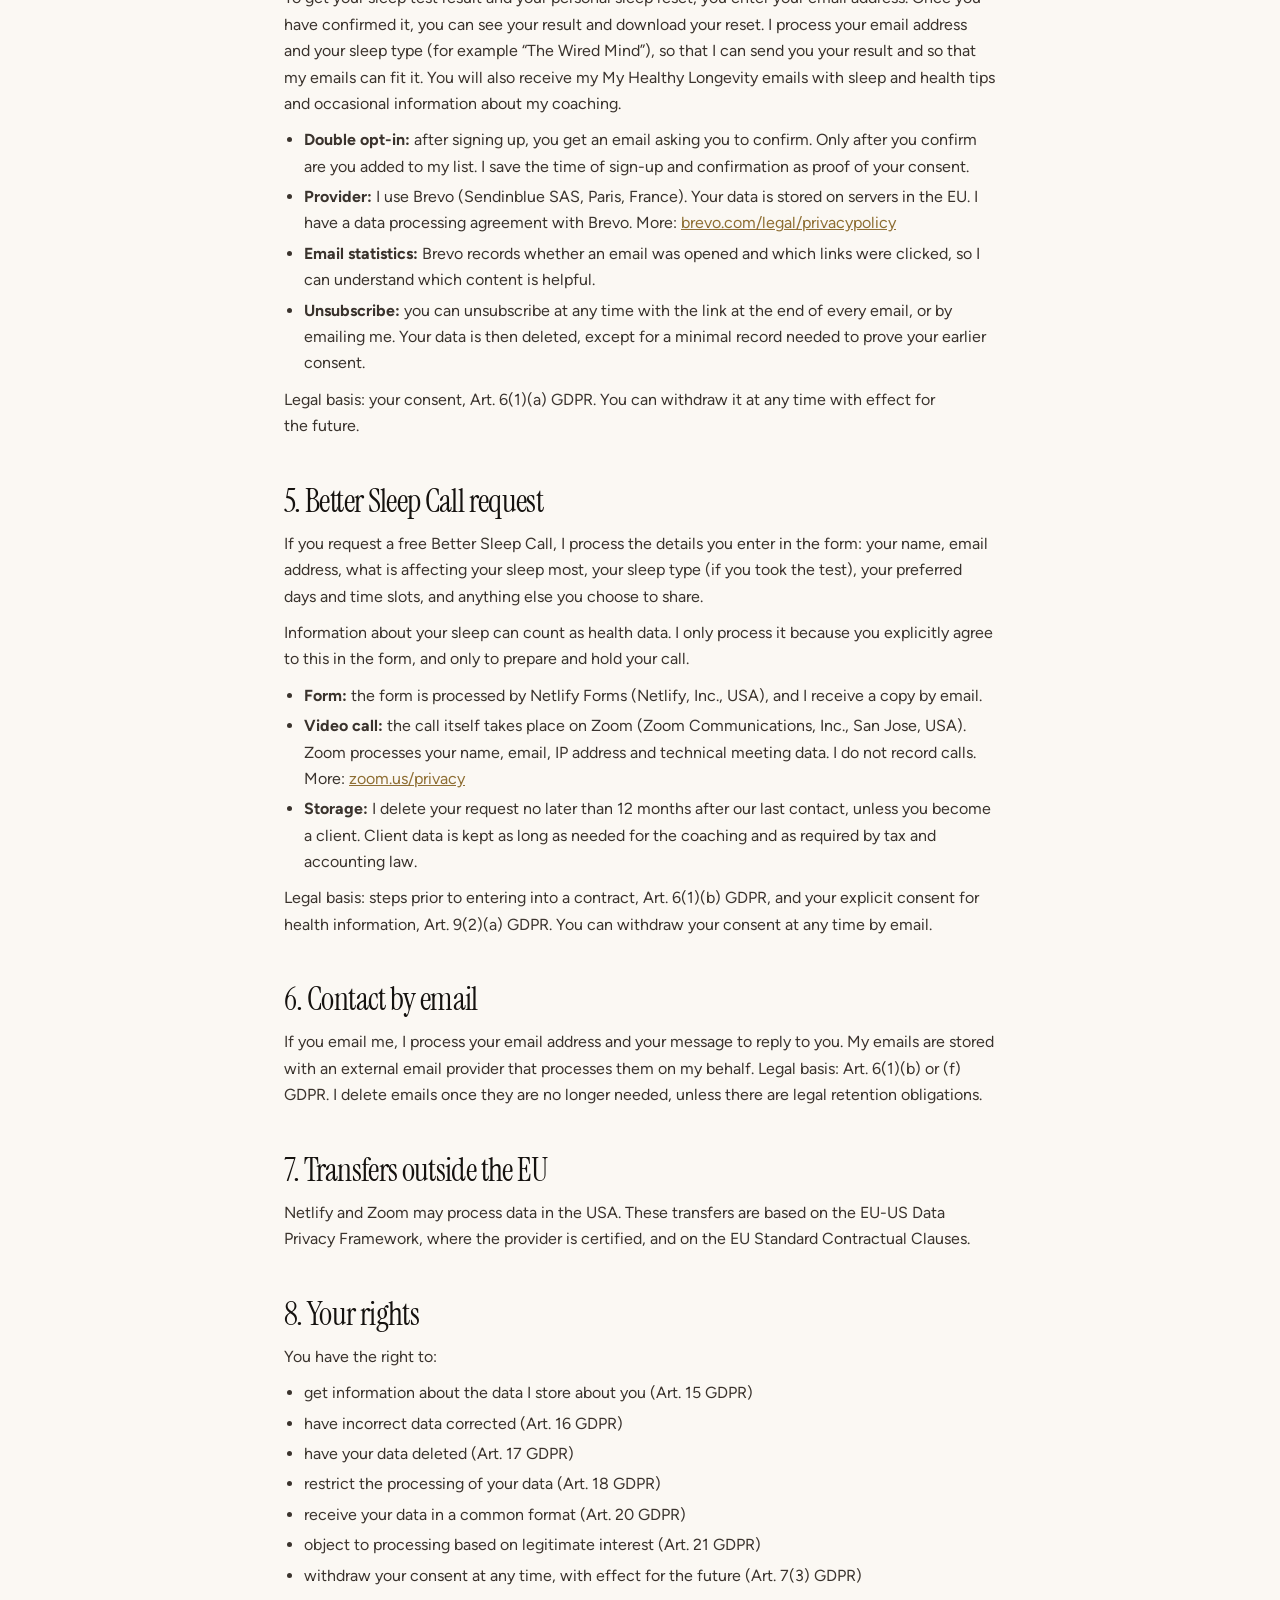
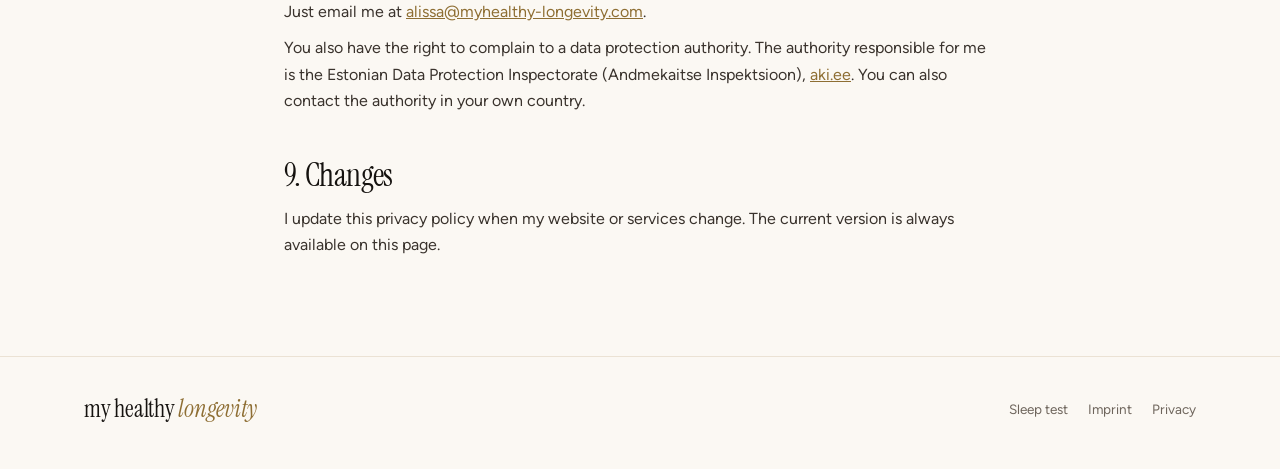
<file: privacy.html>
<!doctype html>
<html lang="en">
<head>
<meta charset="utf-8">
<meta name="viewport" content="width=device-width, initial-scale=1">
<title>Privacy Policy | My Healthy Longevity</title>
<meta name="robots" content="noindex">
<link rel="icon" type="image/svg+xml" href="assets/favicon.svg">
<link rel="icon" type="image/png" sizes="32x32" href="assets/favicon-32.png">
<link rel="apple-touch-icon" href="assets/apple-touch-icon.png">
<link rel="stylesheet" href="assets/styles.css?v=9">
</head>
<body>
<header class="legal-head">
  <div class="container">
    <a class="wordmark" href="index.html">my healthy <em>longevity</em></a>
    <a class="back" href="index.html">← Back to the page</a>
  </div>
</header>

<main class="legal">
  <div class="container">
    <span class="kicker">Legal</span>
    <h1>Privacy Policy</h1>
    <p class="updated">Last updated: November 2026</p>

    <div class="legal-card">
      <p><strong>The short version</strong></p>
      <p>This website uses no cookies, no tracking and no analytics. Your sleep test answers stay in your browser. I only receive your details if you sign up for your sleep test result or request a Better Sleep Call, and I only use them for exactly that.</p>
    </div>

    <nav class="legal-toc" aria-label="Contents">
      <a href="#controller">Who is responsible</a>
      <a href="#hosting">Hosting</a>
      <a href="#quiz">Sleep test</a>
      <a href="#reset">Sleep reset &amp; emails</a>
      <a href="#call">Better Sleep Call</a>
      <a href="#email">Contact by email</a>
      <a href="#transfers">Transfers outside the EU</a>
      <a href="#rights">Your rights</a>
    </nav>

    <h2 id="controller">1. Who is responsible</h2>
    <p>The controller for data processing on this website is:</p>
    <address>Innomazed OÜ<br>Sakala tn 7-2<br>10141 Tallinn, Estonia<br>Represented by Alissa Gehrig<br>Email: <a href="mailto:alissa@myhealthy-longevity.com">alissa@myhealthy-longevity.com</a></address>
    <p>My Healthy Longevity is a brand of Innomazed OÜ. If you have any questions about your data, just email me.</p>

    <h2 id="hosting">2. Hosting and server logs</h2>
    <p>This website is hosted by Netlify, Inc., San Francisco, USA. When you visit the website, Netlify’s servers automatically process technical data so the page can be delivered and kept secure: your IP address, date and time of the visit, the page requested, browser and operating system, and the referring website. These logs are stored by Netlify for a short period and are not combined with other data.</p>
    <p>Legal basis: Art. 6(1)(f) GDPR (my legitimate interest in a secure and working website). I have a data processing agreement with Netlify. More: <a href="https://www.netlify.com/privacy/" target="_blank" rel="noopener">netlify.com/privacy</a></p>
    <p>The fonts on this website are stored on my own server. No connection to Google Fonts or other font services is made.</p>

    <h2 id="quiz">3. The sleep test</h2>
    <p>The sleep test runs completely in your browser. Your answers are not sent to me or anyone else.</p>
    <p>So that I can show you your result after you have confirmed your email, your result (your sleep type, whether you use a wearable, and whether the test suggests seeing a doctor) is saved in your browser’s local storage. It stays on your device, is not sent to me and is not used for tracking. You can delete it at any time by clearing your browser data. Legal basis: Art. 6(1)(b) GDPR, as it is needed to show you the result you asked for.</p>

    <h2 id="reset">4. Sleep reset and emails (Brevo)</h2>
    <p>To get your sleep test result and your personal sleep reset, you enter your email address. Once you have confirmed it, you can see your result and download your reset. I process your email address and your sleep type (for example “The Wired Mind”), so that I can send you your result and so that my emails can fit it. You will also receive my My Healthy Longevity emails with sleep and health tips and occasional information about my coaching.</p>
    <ul>
      <li><strong>Double opt-in:</strong> after signing up, you get an email asking you to confirm. Only after you confirm are you added to my list. I save the time of sign-up and confirmation as proof of your consent.</li>
      <li><strong>Provider:</strong> I use Brevo (Sendinblue SAS, Paris, France). Your data is stored on servers in the EU. I have a data processing agreement with Brevo. More: <a href="https://www.brevo.com/legal/privacypolicy/" target="_blank" rel="noopener">brevo.com/legal/privacypolicy</a></li>
      <li><strong>Email statistics:</strong> Brevo records whether an email was opened and which links were clicked, so I can understand which content is helpful.</li>
      <li><strong>Unsubscribe:</strong> you can unsubscribe at any time with the link at the end of every email, or by emailing me. Your data is then deleted, except for a minimal record needed to prove your earlier consent.</li>
    </ul>
    <p>Legal basis: your consent, Art. 6(1)(a) GDPR. You can withdraw it at any time with effect for the future.</p>

    <h2 id="call">5. Better Sleep Call request</h2>
    <p>If you request a free Better Sleep Call, I process the details you enter in the form: your name, email address, what is affecting your sleep most, your sleep type (if you took the test), your preferred days and time slots, and anything else you choose to share.</p>
    <p>Information about your sleep can count as health data. I only process it because you explicitly agree to this in the form, and only to prepare and hold your call.</p>
    <ul>
      <li><strong>Form:</strong> the form is processed by Netlify Forms (Netlify, Inc., USA), and I receive a copy by email.</li>
      <li><strong>Video call:</strong> the call itself takes place on Zoom (Zoom Communications, Inc., San Jose, USA). Zoom processes your name, email, IP address and technical meeting data. I do not record calls. More: <a href="https://explore.zoom.us/en/privacy/" target="_blank" rel="noopener">zoom.us/privacy</a></li>
      <li><strong>Storage:</strong> I delete your request no later than 12 months after our last contact, unless you become a client. Client data is kept as long as needed for the coaching and as required by tax and accounting law.</li>
    </ul>
    <p>Legal basis: steps prior to entering into a contract, Art. 6(1)(b) GDPR, and your explicit consent for health information, Art. 9(2)(a) GDPR. You can withdraw your consent at any time by email.</p>

    <h2 id="email">6. Contact by email</h2>
    <p>If you email me, I process your email address and your message to reply to you. My emails are stored with an external email provider that processes them on my behalf. Legal basis: Art. 6(1)(b) or (f) GDPR. I delete emails once they are no longer needed, unless there are legal retention obligations.</p>

    <h2 id="transfers">7. Transfers outside the EU</h2>
    <p>Netlify and Zoom may process data in the USA. These transfers are based on the EU-US Data Privacy Framework, where the provider is certified, and on the EU Standard Contractual Clauses.</p>

    <h2 id="rights">8. Your rights</h2>
    <p>You have the right to:</p>
    <ul>
      <li>get information about the data I store about you (Art. 15 GDPR)</li>
      <li>have incorrect data corrected (Art. 16 GDPR)</li>
      <li>have your data deleted (Art. 17 GDPR)</li>
      <li>restrict the processing of your data (Art. 18 GDPR)</li>
      <li>receive your data in a common format (Art. 20 GDPR)</li>
      <li>object to processing based on legitimate interest (Art. 21 GDPR)</li>
      <li>withdraw your consent at any time, with effect for the future (Art. 7(3) GDPR)</li>
    </ul>
    <p>Just email me at <a href="mailto:alissa@myhealthy-longevity.com">alissa@myhealthy-longevity.com</a>.</p>
    <p>You also have the right to complain to a data protection authority. The authority responsible for me is the Estonian Data Protection Inspectorate (Andmekaitse Inspektsioon), <a href="https://www.aki.ee/en" target="_blank" rel="noopener">aki.ee</a>. You can also contact the authority in your own country.</p>

    <h2>9. Changes</h2>
    <p>I update this privacy policy when my website or services change. The current version is always available on this page.</p>
  </div>
</main>

<footer class="footer">
  <div class="container">
    <div class="footer-inner">
      <a class="wordmark" href="index.html">my healthy <em>longevity</em></a>
      <nav aria-label="Legal">
        <a href="sleep-quiz.html">Sleep test</a>
        <a href="imprint.html">Imprint</a>
        <a href="privacy.html">Privacy</a>
      </nav>
    </div>
  </div>
</footer>
</body>
</html>
</file>
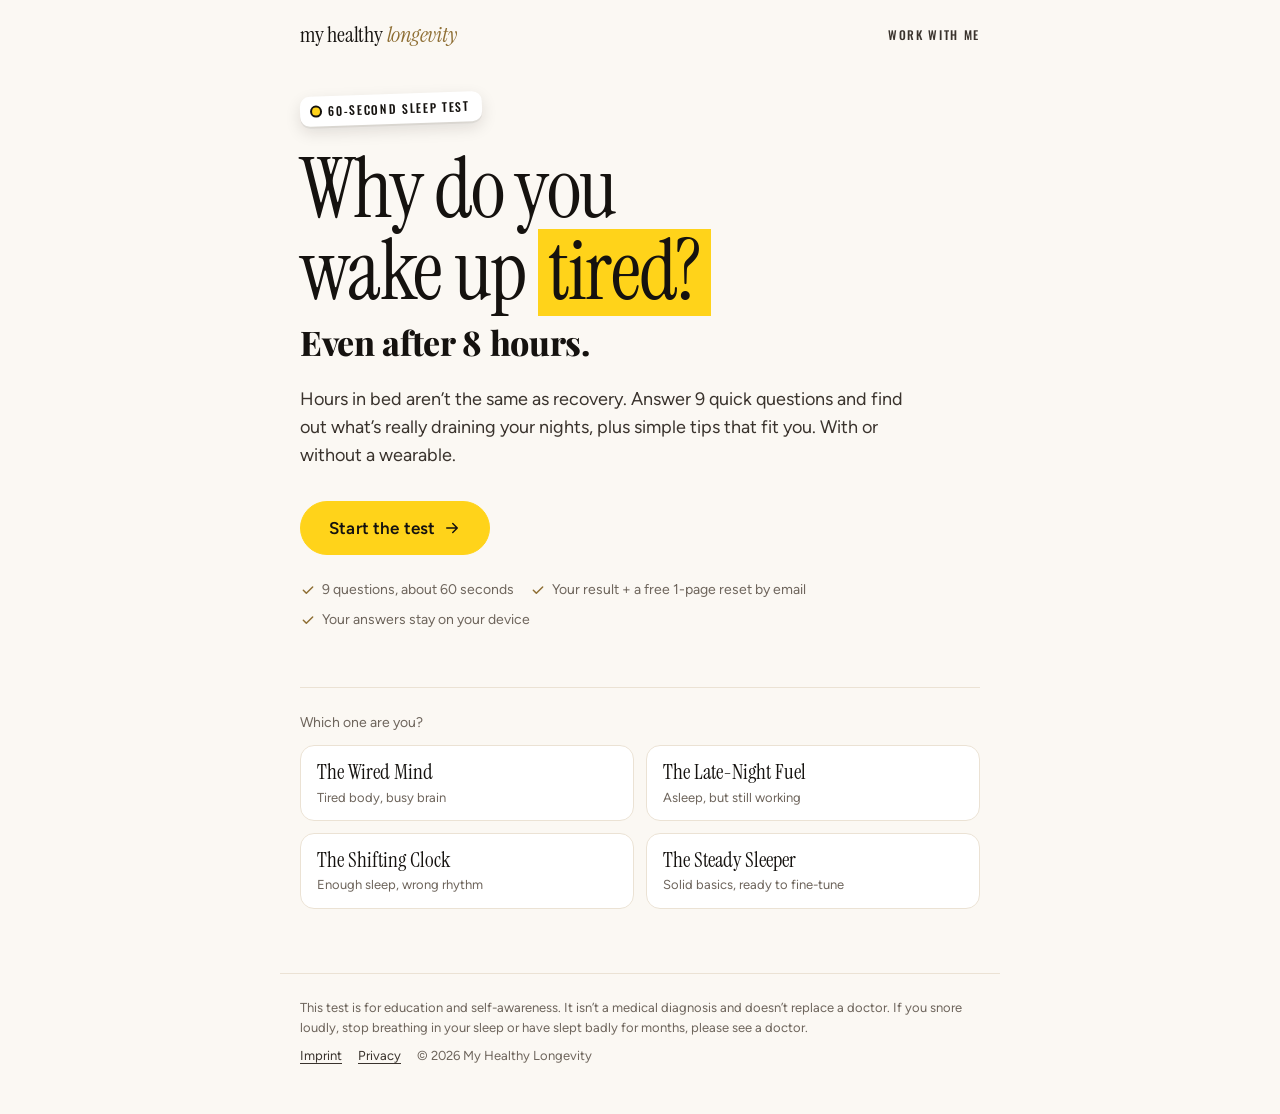
<file: sleep-quiz.html>
<!doctype html>
<html lang="en">
<head>
<meta charset="utf-8">
<meta name="viewport" content="width=device-width, initial-scale=1, viewport-fit=cover">
<title>Why Do You Wake Up Tired? | My Healthy Longevity</title>
<meta name="description" content="A 60-second sleep test: find out why you wake up tired even after 8 hours, and get simple tips to sleep better. With or without a wearable.">
<meta property="og:title" content="Why do you wake up tired? Take the 60-second test">
<meta property="og:description" content="Find your sleep type and simple tips to sleep better. With or without a wearable.">
<meta property="og:type" content="website">
<meta name="theme-color" content="#FBF8F3">
<link rel="preload" href="assets/quiz/fonts/instrument-serif-latin-400-normal.woff2" as="font" type="font/woff2" crossorigin>
<link rel="preload" href="assets/quiz/fonts/figtree-latin-wght-normal.woff2" as="font" type="font/woff2" crossorigin>
<link rel="icon" type="image/svg+xml" href="assets/favicon.svg">
<link rel="icon" type="image/png" sizes="32x32" href="assets/favicon-32.png">
<link rel="apple-touch-icon" href="assets/apple-touch-icon.png">
<link rel="stylesheet" href="assets/quiz/quiz.css?v=4">
</head>
<body>
<svg width="0" height="0" style="position:absolute" aria-hidden="true">
  <symbol id="i-check" viewBox="0 0 24 24"><path d="M5 12.5l4.5 4.5L19 7.5" fill="none" stroke="currentColor" stroke-width="2.2" stroke-linecap="round" stroke-linejoin="round"/></symbol>
  <symbol id="i-arrow" viewBox="0 0 24 24"><path d="M5 12h14M13 6l6 6-6 6" fill="none" stroke="currentColor" stroke-width="2" stroke-linecap="round" stroke-linejoin="round"/></symbol>
  <symbol id="i-back" viewBox="0 0 24 24"><path d="M19 12H5M11 6l-6 6 6 6" fill="none" stroke="currentColor" stroke-width="2" stroke-linecap="round" stroke-linejoin="round"/></symbol>
  <symbol id="i-redo" viewBox="0 0 24 24"><path d="M4 12a8 8 0 1 0 2.4-5.7M4 4v5h5" fill="none" stroke="currentColor" stroke-width="2" stroke-linecap="round" stroke-linejoin="round"/></symbol>
</svg>

<a class="skip" href="#main">Skip to content</a>

<header class="top">
  <a class="wordmark" href="index.html">my healthy <em>longevity</em></a>
  <a class="top-link" href="index.html">Work with me</a>
</header>

<main id="main">

  <!-- ============ INTRO ============ -->
  <section class="screen intro" id="screen-intro" aria-labelledby="intro-title">
    <span class="sticker"><span class="dot" aria-hidden="true"></span>60-second sleep test</span>
    <h1 id="intro-title" tabindex="-1" data-focus>Why do you wake up <span class="mark">tired?</span>
      <span class="aside">Even after 8 hours.</span></h1>
    <p class="lead">Hours in bed aren’t the same as recovery. Answer 9 quick questions and find out what’s really draining your nights, plus simple tips that fit you. With or without a wearable.</p>
    <div class="intro-actions">
      <button class="btn btn-sunshine" id="start" type="button">Start the test
        <svg aria-hidden="true"><use href="#i-arrow"/></svg></button>
    </div>
    <ul class="trust">
      <li><svg aria-hidden="true"><use href="#i-check"/></svg>9 questions, about 60 seconds</li>
      <li><svg aria-hidden="true"><use href="#i-check"/></svg>Your result + a free 1-page reset by email</li>
      <li><svg aria-hidden="true"><use href="#i-check"/></svg>Your answers stay on your device</li>
    </ul>
    <div class="types" aria-label="The sleep types">
      <p>Which one are you?</p>
      <div class="type-chip">The Wired Mind<small>Tired body, busy brain</small></div>
      <div class="type-chip">The Late-Night Fuel<small>Asleep, but still working</small></div>
      <div class="type-chip">The Shifting Clock<small>Enough sleep, wrong rhythm</small></div>
      <div class="type-chip">The Steady Sleeper<small>Solid basics, ready to fine-tune</small></div>
    </div>
  </section>

  <!-- ============ QUESTION ============ -->
  <section class="screen" id="screen-question" hidden aria-live="polite">
    <div class="q-head">
      <span class="q-count" id="q-count">Question 1 of 9</span>
      <button class="btn btn-ghost" id="q-back" type="button" hidden>
        <svg aria-hidden="true"><use href="#i-back"/></svg>Back</button>
    </div>
    <div class="progress" role="progressbar" aria-label="Progress" aria-valuemin="0" aria-valuemax="9" aria-valuenow="0"><span id="q-bar"></span></div>
    <fieldset>
      <legend class="q-text" id="q-text"></legend>
      <p class="q-hint" id="q-hint" hidden></p>
      <div class="options" id="q-options"></div>
    </fieldset>
    <div class="q-actions">
      <button class="btn" id="q-next" type="button" disabled>Next</button>
    </div>
  </section>

  <!-- ============ GATE: email before result ============ -->
  <section class="screen gate" id="screen-gate" hidden aria-labelledby="gate-title">
    <div class="signup">
      <p class="card-kicker">Your result is ready</p>
      <h3 id="gate-title" tabindex="-1" data-focus>Where should I send <em>your sleep type?</em></h3>
      <ul class="signup-list">
        <li><svg aria-hidden="true"><use href="#i-check"/></svg><span>Your sleep type and what it means for you</span></li>
        <li><svg aria-hidden="true"><use href="#i-check"/></svg><span>A free 1-page reset made for your type, with 5 tips you can start tonight</span></li>
        <li><svg aria-hidden="true"><use href="#i-check"/></svg><span>My weekly emails with simple tips for better sleep and healthy longevity</span></li>
      </ul>
      <!--
        BREVO: Contacts → Forms → create a subscription form with double opt-in (e.g. "Sleep Reset") →
        Share → Embed → copy the form action URL (https://….sibforms.com/serve/…) and paste it into
        data-brevo-action below. Keep the fields EMAIL and OPT_IN in the Brevo form.
      -->
      <form id="reset-form" data-brevo-action="https://d79809d5.sibforms.com/serve/[base64]" novalidate>
        <label for="reset-email" class="skip">Email address</label>
        <div class="field-row">
          <input id="reset-email" type="email" name="EMAIL" placeholder="Your email address" autocomplete="email" required>
        </div>
        <input type="text" name="email_address_check" value="" tabindex="-1" autocomplete="off" aria-hidden="true" style="position:absolute;left:-9999px;width:1px;height:1px;opacity:0">
        <input type="hidden" name="locale" value="en">
        <input type="hidden" name="SLEEP_TYPE" id="reset-type" value="">
        <label class="consent" for="reset-consent"><input id="reset-consent" type="checkbox" name="OPT_IN" value="1" required>
          <span>Yes, send me my sleep type result, the 1-page reset and my weekly My Healthy Longevity emails. My email and sleep type are saved for this. I can unsubscribe at any time. <a href="privacy.html" target="_blank" rel="noopener">Privacy policy</a>.</span></label>
        <div class="field-row">
          <button class="btn btn-sunshine" type="submit">Send me my result</button>
        </div>
        <p class="form-msg" id="reset-msg" role="status" aria-live="polite"></p>
      </form>
      <p class="privacy">Your quiz answers stay on your device. Only your email and sleep type are saved.</p>
    </div>
  </section>

  <!-- ============ CHECK INBOX ============ -->
  <section class="screen gate" id="screen-check" hidden aria-labelledby="check-title">
    <div class="signup">
      <p class="card-kicker">Almost there</p>
      <h3 id="check-title" tabindex="-1" data-focus>Check your inbox <em>to unlock your result.</em></h3>
      <p class="gate-text">I just sent an email to <strong id="check-email">you</strong>. Click the button inside to confirm, and your sleep type and your 1-page reset open right away.</p>
      <p class="gate-text small">Nothing there after a minute? Have a look in your spam or promotions folder.</p>
      <button class="btn btn-ghost on-dark" id="check-retry" type="button">Wrong email? Try again</button>
    </div>
  </section>

  <!-- ============ CONFIRMED, BUT RESULT IS ON ANOTHER DEVICE ============ -->
  <section class="screen gate" id="screen-welcome" hidden aria-labelledby="welcome-title">
    <div class="signup">
      <p class="card-kicker">You’re in</p>
      <h3 id="welcome-title" tabindex="-1" data-focus>Thank you for confirming. <em>Your result is on its way.</em></h3>
      <p class="gate-text">I’ve just sent you one more email with a link to your sleep type and your 1-page reset. It should be in your inbox in a minute.</p>
      <button class="btn btn-sunshine" id="welcome-retake" type="button">Or take the test again here</button>
    </div>
  </section>

  <!-- ============ RESULT ============ -->
  <section class="screen result" id="screen-result" hidden aria-labelledby="r-name">
    <div>
      <span class="sticker"><span class="dot" aria-hidden="true"></span>Your sleep type</span>
      <h2 class="r-name" id="r-name" tabindex="-1" data-focus></h2>
    </div>
    <p class="r-headline" id="r-headline"></p>
    <div class="r-body" id="r-body"></div>

    <aside class="doctor" id="r-doctor" hidden>
      <h3>Before you start: please talk to a doctor</h3>
      <ul id="r-doctor-reasons"></ul>
      <p>Both are common and treatable, and they need more than a habit tweak. This test isn’t a diagnosis. Until your appointment, the gentle tips below are safe to try.</p>
    </aside>

    <div class="card">
      <p class="card-kicker">Your tips to sleep better</p>
      <h3 id="r-experiment"></h3>
      <ol class="steps" id="r-steps"></ol>
      <div class="watch">
        <p><strong id="r-watch-label">Watch in your data</strong><span id="r-watch"></span></p>
        <p class="rule">Every morning: rate your energy from 1 to 5 <em>before</em> you open any app. Feel first, check second.</p>
      </div>
    </div>

    <div class="signup" id="reset-card">
      <p class="card-kicker">Your free 1-page reset</p>
      <h3>Here’s your reset, <em>made for your sleep type.</em></h3>
      <ul class="signup-list">
        <li><svg aria-hidden="true"><use href="#i-check"/></svg><span>5 simple tips you can start tonight, plus a 7-night check-in</span></li>
        <li><svg aria-hidden="true"><use href="#i-check"/></svg><span>A bonus AI prompt to check if your new routine worked</span></li>
      </ul>
      <a class="btn btn-sunshine dl-btn" id="reset-download" href="downloads/why-you-wake-up-tired-sleep-reset.pdf" target="_blank" rel="noopener">Download my sleep reset</a>
    </div>

    <aside class="coach" aria-labelledby="coach-title">
      <figure class="coach-photo">
        <img src="assets/quiz/alissa.jpg" alt="Alissa, founder of My Healthy Longevity, smiling on a sofa with a cup of coffee" width="666" height="1000" loading="lazy">
      </figure>
      <div class="coach-text">
        <p class="card-kicker">Free 30-minute Better Sleep Call</p>
        <h3 id="coach-title">Hi, I’m Alissa. <em>Let’s look at your nights together.</em></h3>
        <p id="coach-line">You now know your sleep type. Together, we’ll find out what it means for you, in your own numbers.</p>
        <p>In our call, we go through your answers and your data (if you track), and pick the tips that fit your life.</p>
        <ul class="coach-points">
          <li><svg aria-hidden="true"><use href="#i-check"/></svg>30 minutes, online, completely free</li>
          <li><svg aria-hidden="true"><use href="#i-check"/></svg>Your personal next step, whatever you decide</li>
        </ul>
        <a class="btn btn-sunshine" id="coach-cta" href="index.html#better-sleep-call">Book your free Better Sleep Call
          <svg aria-hidden="true"><use href="#i-arrow"/></svg></a>
      </div>
    </aside>

    <div class="result-foot">
      <button class="btn btn-ghost" id="retake" type="button"><svg aria-hidden="true"><use href="#i-redo"/></svg>Take the test again</button>
    </div>
  </section>
</main>

<footer class="foot">
  <p>This test is for education and self-awareness. It isn’t a medical diagnosis and doesn’t replace a doctor. If you snore loudly, stop breathing in your sleep or have slept badly for months, please see a doctor.</p>
  <nav aria-label="Legal">
    <a href="imprint.html">Imprint</a>
    <a href="privacy.html">Privacy</a>
    <span>© <span id="year">2026</span> My Healthy Longevity</span>
  </nav>
</footer>

<script src="assets/quiz/quiz.js?v=5" defer></script>
</body>
</html>
</file>
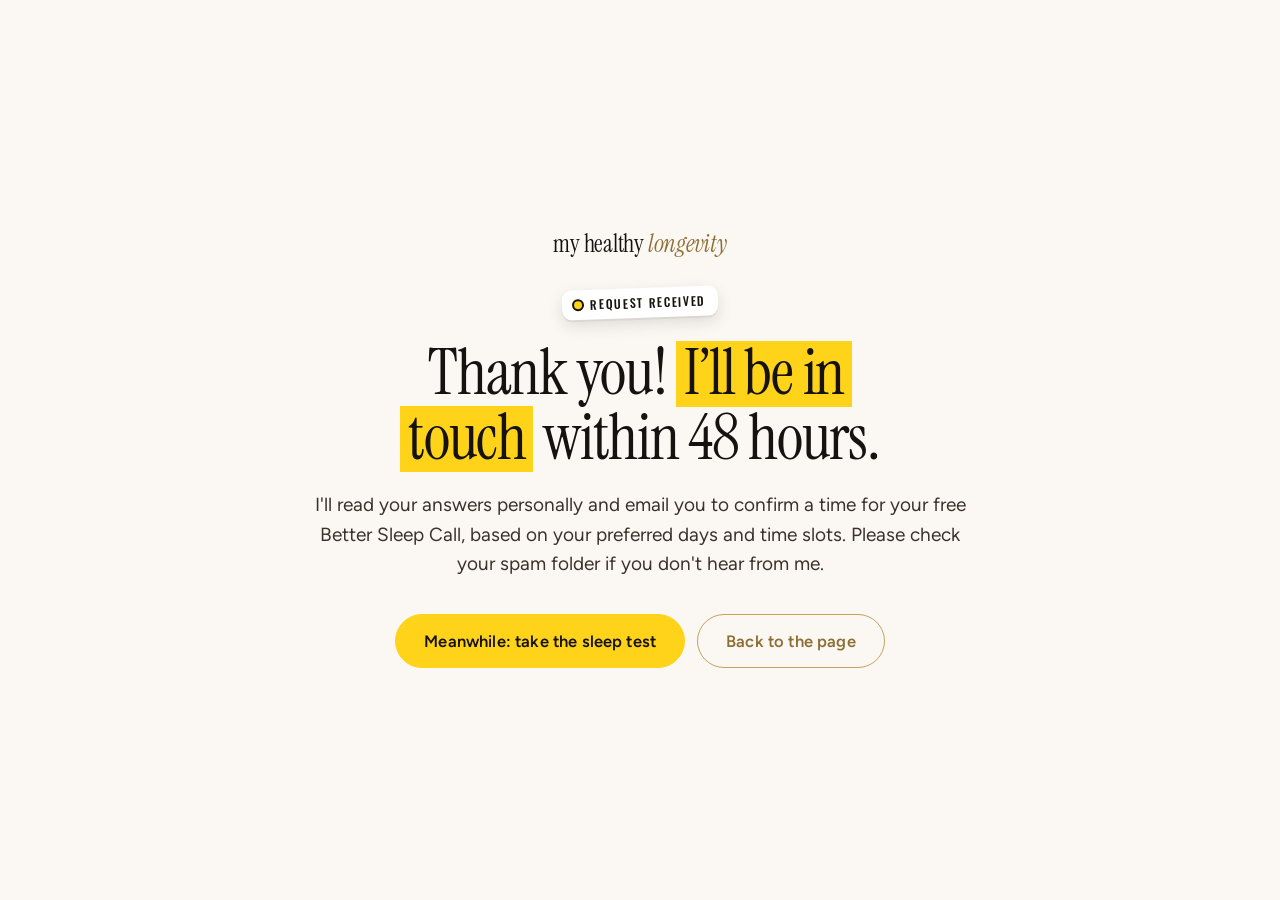
<file: thanks.html>
<!doctype html>
<html lang="en">
<head>
<meta charset="utf-8">
<meta name="viewport" content="width=device-width, initial-scale=1">
<title>Thank you | My Healthy Longevity</title>
<meta name="robots" content="noindex">
<link rel="icon" type="image/svg+xml" href="assets/favicon.svg">
<link rel="icon" type="image/png" sizes="32x32" href="assets/favicon-32.png">
<link rel="apple-touch-icon" href="assets/apple-touch-icon.png">
<link rel="stylesheet" href="assets/styles.css?v=9">
</head>
<body>
<main class="section" style="min-height:100vh;display:grid;place-items:center;text-align:center">
  <div class="container narrow">
    <a class="wordmark" href="index.html" style="display:inline-block;margin-bottom:32px">my healthy <em>longevity</em></a><br>
    <span class="sticker"><span class="dot" aria-hidden="true"></span>Request received</span>
    <h1 style="font-size:clamp(40px,6vw,64px);line-height:1.02">Thank you! <span class="mark">I’ll be in touch</span> within 48&nbsp;hours.</h1>
    <p class="section-lead" style="margin:20px auto 0">I'll read your answers personally and email you to confirm a time for your free Better Sleep Call, based on your preferred days and time slots. Please check your spam folder if you don't hear from me.</p>
    <div style="display:flex;gap:12px;justify-content:center;flex-wrap:wrap;margin-top:36px">
      <a class="btn btn-accent" href="sleep-quiz.html">Meanwhile: take the sleep test</a>
      <a class="btn btn-ghost" href="index.html">Back to the page</a>
    </div>
  </div>
</main>
</body>
</html>
</file>
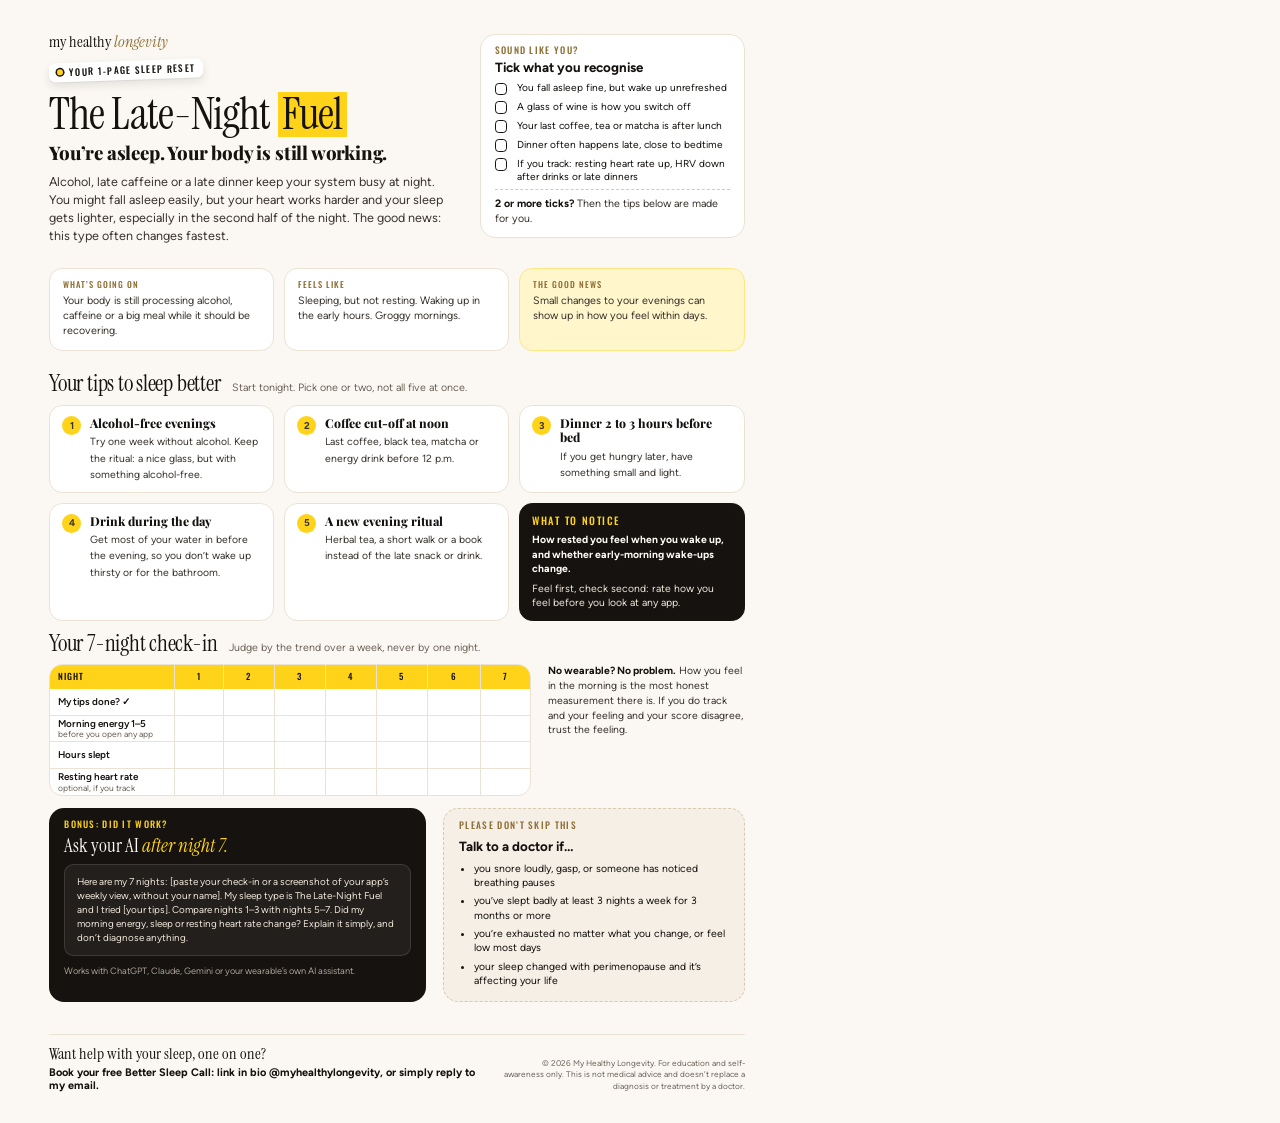
<file: downloads/source/reset-late-night-fuel.html>
<!doctype html>
<html lang="en">
<head>
<meta charset="utf-8">
<title>The Late-Night Fuel: Your 1-Page Sleep Reset | My Healthy Longevity</title>
<style>

@font-face { font-family: 'Figtree'; src: url('../../assets/quiz/fonts/figtree-latin-wght-normal.woff2') format('woff2'); font-weight: 300 900; font-style: normal; }
@font-face { font-family: 'Figtree'; src: url('../../assets/quiz/fonts/figtree-latin-wght-italic.woff2') format('woff2'); font-weight: 300 900; font-style: italic; }
@font-face { font-family: 'Instrument Serif'; src: url('../../assets/quiz/fonts/instrument-serif-latin-400-normal.woff2') format('woff2'); font-weight: 400; font-style: normal; }
@font-face { font-family: 'Instrument Serif'; src: url('../../assets/quiz/fonts/instrument-serif-latin-400-italic.woff2') format('woff2'); font-weight: 400; font-style: italic; }
@font-face { font-family: 'Playfair Display'; src: url('../../assets/quiz/fonts/playfair-display-latin-800-normal.woff2') format('woff2'); font-weight: 800; }
@font-face { font-family: 'Oswald'; src: url('../../assets/quiz/fonts/oswald-latin-wght-normal.woff2') format('woff2'); font-weight: 200 700; }

:root {
  --sunshine-100: #FFF6CC; --sunshine-300: #FFE680; --sunshine-500: #FFD31A;
  --linen-0: #FFFFFF; --linen-50: #FBF8F3; --linen-100: #F5EFE6; --linen-200: #EBE2D4; --sand-300: #D9C9AF;
  --gold-500: #C6A15B; --gold-700: #8E6E33;
  --ink-900: #15120F; --ink-700: #3A332D; --ink-500: #6E655C; --ink-300: #A79D92;
  --elegant: 'Instrument Serif', Didot, serif; --statement: 'Playfair Display', Georgia, serif;
  --sans: 'Figtree', Arial, sans-serif; --label: 'Oswald', 'Arial Narrow', sans-serif;
}
@page { size: A4; margin: 0; }
* { box-sizing: border-box; }
html, body { margin: 0; }
body { font: 400 8.6pt/1.42 var(--sans); color: var(--ink-900); background: var(--linen-50); -webkit-print-color-adjust: exact; print-color-adjust: exact; }
.page { width: 210mm; height: 297mm; padding: 10mm 13mm 8mm; display: flex; flex-direction: column; gap: 3.6mm; overflow: hidden; }
h1, h2, h3, p, ul, ol { margin: 0; }
.mark { background: linear-gradient(transparent 14%, var(--sunshine-500) 14%, var(--sunshine-500) 90%, transparent 90%); padding: 0 .1em; }
.kicker { font: 500 7pt/1 var(--label); letter-spacing: .14em; text-transform: uppercase; color: var(--gold-700); }

/* Header */
.head { display: grid; grid-template-columns: minmax(0, 1fr) 68mm; gap: 6mm; align-items: start; }
.brand { display: flex; align-items: center; justify-content: space-between; margin-bottom: 3mm; }
.wordmark { font: 400 12pt/1 var(--elegant); }
.wordmark em { color: var(--gold-700); }
.sticker { display: inline-block; background: var(--linen-0); font: 500 7pt/1 var(--label); letter-spacing: .14em; text-transform: uppercase; padding: 5px 8px; border-radius: 6px; box-shadow: 0 1px 0 rgba(21,18,15,.06), 0 4px 10px rgba(21,18,15,.10); transform: rotate(-2deg); }
.sticker::before { content: ''; display: inline-block; width: 6px; height: 6px; border-radius: 50%; background: var(--sunshine-500); box-shadow: 0 0 0 1.5px var(--ink-900); margin-right: 6px; vertical-align: 1px; }
h1 { font: 400 34pt/0.95 var(--elegant); letter-spacing: -0.02em; }
h1 .aside { display: block; margin-top: 2mm; font: 800 14pt/1.1 var(--statement); letter-spacing: -0.01em; }
.intro { margin-top: 2.5mm; font-size: 9.4pt; line-height: 1.45; color: var(--ink-700); max-width: 118mm; }

/* Self-check card */
.check { background: var(--linen-0); border: 1px solid var(--linen-200); border-radius: 4mm; padding: 3.4mm 4mm; }
.check h2 { font: 700 10pt/1.2 var(--sans); margin: 1.2mm 0 2mm; }
.check ul { list-style: none; padding: 0; display: grid; gap: 1.3mm; }
.check li { display: grid; grid-template-columns: 4mm minmax(0, 1fr); gap: 2mm; font-size: 8pt; line-height: 1.3; }
.box { width: 3.4mm; height: 3.4mm; border: 1.2px solid var(--ink-900); border-radius: 1mm; margin-top: .3mm; }
.check .verdict { margin-top: 2mm; padding-top: 1.8mm; border-top: 1px dashed var(--sand-300); font-size: 8pt; color: var(--ink-700); }
.check .verdict strong { color: var(--ink-900); }

/* Section titles */
.sec-title { display: flex; align-items: baseline; gap: 3mm; }
.sec-title h2 { font: 400 17pt/1 var(--elegant); letter-spacing: -0.01em; }
.sec-title span { color: var(--ink-500); font-size: 8pt; }

/* Reasons grid */
.reasons { display: grid; grid-template-columns: repeat(4, minmax(0, 1fr)); gap: 2.6mm; margin-top: 2.4mm; }
.reason { background: var(--linen-0); border: 1px solid var(--linen-200); border-radius: 3.5mm; padding: 3.2mm 3.2mm 3mm; display: flex; flex-direction: column; gap: 1.6mm; }
.reason.doc { background: var(--linen-100); border: 1.2px dashed var(--sand-300); }
.reason h3 { font: 800 10.4pt/1.1 var(--statement); letter-spacing: -0.005em; }
.reason p { font-size: 7.7pt; line-height: 1.38; color: var(--ink-700); }
.reason dl { margin: 0; display: grid; gap: 1.3mm; }
.reason dt { font: 500 6.3pt/1 var(--label); letter-spacing: .12em; text-transform: uppercase; color: var(--gold-700); }
.reason dd { margin: .6mm 0 0; font-size: 7.6pt; line-height: 1.33; }
.reason .try { margin-top: auto; padding-top: 1.6mm; border-top: 1px dashed var(--sand-300); font-size: 7.6pt; font-weight: 600; }

/* Experiment */
.experiment { display: grid; grid-template-columns: 58mm minmax(0, 1fr); gap: 4.5mm; margin-top: 2.4mm; }
.pick { display: grid; gap: 1.8mm; align-content: start; }
.pick p { font-size: 8pt; color: var(--ink-700); }
.pick ol { list-style: none; padding: 0; display: grid; gap: 1.6mm; }
.pick li { display: grid; grid-template-columns: 5mm minmax(0, 1fr); gap: 2mm; font-size: 7.8pt; line-height: 1.33; }
.pick li b { display: block; font-weight: 700; font-size: 8.2pt; }
.num { width: 4.6mm; height: 4.6mm; border-radius: 50%; background: var(--sunshine-500); display: grid; place-items: center; font: 700 7pt/1 var(--sans); }

table { width: 100%; border-collapse: separate; border-spacing: 0; background: var(--linen-0); border: 1px solid var(--linen-200); border-radius: 3.5mm; overflow: hidden; font-size: 7.4pt; }
th, td { border-bottom: 1px solid var(--linen-200); border-right: 1px solid var(--linen-200); padding: 0 2mm; height: 7mm; text-align: center; }
th:last-child, td:last-child { border-right: 0; }
tr:last-child th, tr:last-child td { border-bottom: 0; }
thead th { height: 6.4mm; background: var(--sunshine-500); font: 500 6.6pt/1 var(--label); letter-spacing: .12em; text-transform: uppercase; }
tbody th { text-align: left; font-weight: 600; width: 33mm; line-height: 1.2; }
tbody th small { display: block; font-weight: 400; color: var(--ink-500); font-size: 6.4pt; }
.experiment-table { display: grid; gap: 1.8mm; align-content: start; }
.rule { font-size: 7.8pt; color: var(--ink-700); }
.rule strong { color: var(--ink-900); }

/* Bottom row */
.bottom { display: grid; grid-template-columns: minmax(0, 1.25fr) minmax(0, 1fr); gap: 4.5mm; }
.prompt { background: var(--ink-900); color: var(--linen-50); border-radius: 4mm; padding: 3.4mm 4mm; display: grid; gap: 2mm; align-content: start; }
.prompt .kicker { color: var(--sunshine-500); }
.prompt h3 { font: 400 14pt/1.05 var(--elegant); }
.prompt h3 em { color: var(--sunshine-500); }
.prompt pre { margin: 0; white-space: pre-wrap; font: 400 7.4pt/1.42 var(--sans); color: var(--linen-200); background: rgba(255,255,255,.06); border: 1px solid rgba(255,255,255,.12); border-radius: 2.5mm; padding: 2.6mm 3mm; }
.prompt p { font-size: 6.9pt; color: var(--ink-300); }
.doctor { background: var(--linen-100); border: 1.2px dashed var(--sand-300); border-radius: 4mm; padding: 3.4mm 4mm; display: grid; gap: 2mm; align-content: start; }
.doctor h3 { font: 700 10pt/1.2 var(--sans); }
.doctor ul { padding-left: 4mm; display: grid; gap: 1.2mm; font-size: 7.8pt; line-height: 1.35; }

.foot { margin-top: auto; display: flex; justify-content: space-between; align-items: end; gap: 6mm; padding-top: 2.6mm; border-top: 1px solid var(--linen-200); }
.foot .cta { font: 400 12pt/1.15 var(--elegant); }
.foot .cta b { font-family: var(--sans); font-weight: 700; font-size: 8.4pt; display: block; margin-top: 1mm; }
.foot .legal { font-size: 6.2pt; color: var(--ink-500); max-width: 64mm; text-align: right; line-height: 1.4; }


.page { gap: 3mm; padding-top: 9mm; }
.head { grid-template-columns: minmax(0, 1fr) 70mm; }
.check { padding: 3mm 3.6mm; }
.check li { font-size: 7.6pt; }
.check h2 { margin: 1mm 0 1.6mm; }
.check .verdict { margin-top: 1.6mm; padding-top: 1.4mm; }
.intro { max-width: 112mm; }
.why { display: grid; grid-template-columns: repeat(3, minmax(0, 1fr)); gap: 2.6mm; }
.why div { background: var(--linen-0); border: 1px solid var(--linen-200); border-radius: 3.5mm; padding: 3mm 3.4mm; }
.why dt { font: 500 6.4pt/1 var(--label); letter-spacing: .12em; text-transform: uppercase; color: var(--gold-700); margin-bottom: 1.4mm; }
.why dd { margin: 0; font-size: 8pt; line-height: 1.38; color: var(--ink-700); }
.why div:last-child { background: var(--sunshine-100); border-color: var(--sunshine-300); }
.tips { display: grid; grid-template-columns: repeat(3, minmax(0, 1fr)); gap: 2.6mm; margin-top: 2.4mm; }
.tip { background: var(--linen-0); border: 1px solid var(--linen-200); border-radius: 3.5mm; padding: 2.6mm 3.2mm; display: grid; grid-template-columns: 5.4mm minmax(0, 1fr); gap: 2mm; align-items: start; }
.tip .num { width: 5mm; height: 5mm; font-size: 7.4pt; }
.tip b { display: block; font: 800 9.2pt/1.15 var(--statement); margin-bottom: .9mm; }
.tip span { font-size: 7.8pt; line-height: 1.36; color: var(--ink-700); }
.tip.watch { background: var(--ink-900); border-color: var(--ink-900); color: var(--linen-50); grid-template-columns: 1fr; }
.tip.watch .kicker { color: var(--sunshine-500); }
.tip.watch p { font-size: 7.8pt; line-height: 1.38; color: var(--linen-200); }
.tip.watch p strong { color: var(--linen-50); }
.tracker { display: grid; grid-template-columns: minmax(0, 1fr) 52mm; gap: 4.5mm; align-items: start; margin-top: 2.4mm; }
.foot .cta b { font-size: 8.2pt; }

</style>
</head>
<body>
<div class="page">

  <header class="head">
    <div>
      <div class="brand"><span class="wordmark">my healthy <em>longevity</em></span></div>
      <span class="sticker">Your 1-page sleep reset</span>
      <h1 style="margin-top:3mm">The Late-Night <span class="mark">Fuel</span>
        <span class="aside">You’re asleep. Your body is still working.</span></h1>
      <p class="intro">Alcohol, late caffeine or a late dinner keep your system busy at night. You might fall asleep easily, but your heart works harder and your sleep gets lighter, especially in the second half of the night. The good news: this type often changes fastest.</p>
    </div>
    <div class="check">
      <p class="kicker">Sound like you?</p>
      <h2>Tick what you recognise</h2>
      <ul>
        <li><span class="box"></span><span>You fall asleep fine, but wake up unrefreshed</span></li>
        <li><span class="box"></span><span>A glass of wine is how you switch off</span></li>
        <li><span class="box"></span><span>Your last coffee, tea or matcha is after lunch</span></li>
        <li><span class="box"></span><span>Dinner often happens late, close to bedtime</span></li>
        <li><span class="box"></span><span>If you track: resting heart rate up, HRV down after drinks or late dinners</span></li>
      </ul>
      <p class="verdict"><strong>2 or more ticks?</strong> Then the tips below are made for you.</p>
    </div>
  </header>

  <dl class="why">
    <div><dt>What’s going on</dt><dd>Your body is still processing alcohol, caffeine or a big meal while it should be recovering.</dd></div>
    <div><dt>Feels like</dt><dd>Sleeping, but not resting. Waking up in the early hours. Groggy mornings.</dd></div>
    <div><dt>The good news</dt><dd>Small changes to your evenings can show up in how you feel within days.</dd></div>
  </dl>

  <section>
    <div class="sec-title"><h2>Your tips to sleep better</h2><span>Start tonight. Pick one or two, not all five at once.</span></div>
    <div class="tips">
      <div class="tip"><span class="num">1</span><div><b>Alcohol-free evenings</b><span>Try one week without alcohol. Keep the ritual: a nice glass, but with something alcohol-free.</span></div></div>
      <div class="tip"><span class="num">2</span><div><b>Coffee cut-off at noon</b><span>Last coffee, black tea, matcha or energy drink before 12 p.m.</span></div></div>
      <div class="tip"><span class="num">3</span><div><b>Dinner 2 to 3 hours before bed</b><span>If you get hungry later, have something small and light.</span></div></div>
      <div class="tip"><span class="num">4</span><div><b>Drink during the day</b><span>Get most of your water in before the evening, so you don’t wake up thirsty or for the bathroom.</span></div></div>
      <div class="tip"><span class="num">5</span><div><b>A new evening ritual</b><span>Herbal tea, a short walk or a book instead of the late snack or drink.</span></div></div>
      <div class="tip watch">
        <div>
          <p class="kicker">What to notice</p>
          <p style="margin-top:1.4mm"><strong>How rested you feel when you wake up, and whether early-morning wake-ups change.</strong></p>
          <p style="margin-top:1.4mm">Feel first, check second: rate how you feel before you look at any app.</p>
        </div>
      </div>
    </div>
  </section>

  <section>
    <div class="sec-title"><h2>Your 7-night check-in</h2><span>Judge by the trend over a week, never by one night.</span></div>
    <div class="tracker">
      <table aria-label="7-night check-in">
        <thead><tr><th style="text-align:left">Night</th><th>1</th><th>2</th><th>3</th><th>4</th><th>5</th><th>6</th><th>7</th></tr></thead>
        <tbody>
          <tr><th>My tips done? ✓</th><td></td><td></td><td></td><td></td><td></td><td></td><td></td></tr>
          <tr><th>Morning energy 1–5<small>before you open any app</small></th><td></td><td></td><td></td><td></td><td></td><td></td><td></td></tr>
          <tr><th>Hours slept</th><td></td><td></td><td></td><td></td><td></td><td></td><td></td></tr>
          <tr><th>Resting heart rate<small>optional, if you track</small></th><td></td><td></td><td></td><td></td><td></td><td></td><td></td></tr>
        </tbody>
      </table>
      <p class="rule"><strong>No wearable? No problem.</strong> How you feel in the morning is the most honest measurement there is. If you do track and your feeling and your score disagree, trust the feeling.</p>
    </div>
  </section>

  <section class="bottom">
    <div class="prompt">
      <p class="kicker">Bonus: did it work?</p>
      <h3>Ask your AI <em>after night 7.</em></h3>
<pre>Here are my 7 nights: [paste your check-in or a screenshot of your app’s weekly view, without your name]. My sleep type is The Late-Night Fuel and I tried [your tips]. Compare nights 1–3 with nights 5–7. Did my morning energy, sleep or resting heart rate change? Explain it simply, and don’t diagnose anything.</pre>
      <p>Works with ChatGPT, Claude, Gemini or your wearable’s own AI assistant.</p>
    </div>
    <div class="doctor">
      <p class="kicker">Please don’t skip this</p>
      <h3>Talk to a doctor if…</h3>
      <ul>
        <li>you snore loudly, gasp, or someone has noticed breathing pauses</li>
        <li>you’ve slept badly at least 3 nights a week for 3 months or more</li>
        <li>you’re exhausted no matter what you change, or feel low most days</li>
        <li>your sleep changed with perimenopause and it’s affecting your life</li>
      </ul>
    </div>
  </section>

  <footer class="foot">
    <p class="cta">Want help with your sleep, one on one?<b>Book your free Better Sleep Call: link in bio @myhealthylongevity, or simply reply to my email.</b></p>
    <p class="legal">© 2026 My Healthy Longevity. For education and self-awareness only. This is not medical advice and doesn’t replace a diagnosis or treatment by a doctor.</p>
  </footer>
</div>
</body>
</html>
</file>
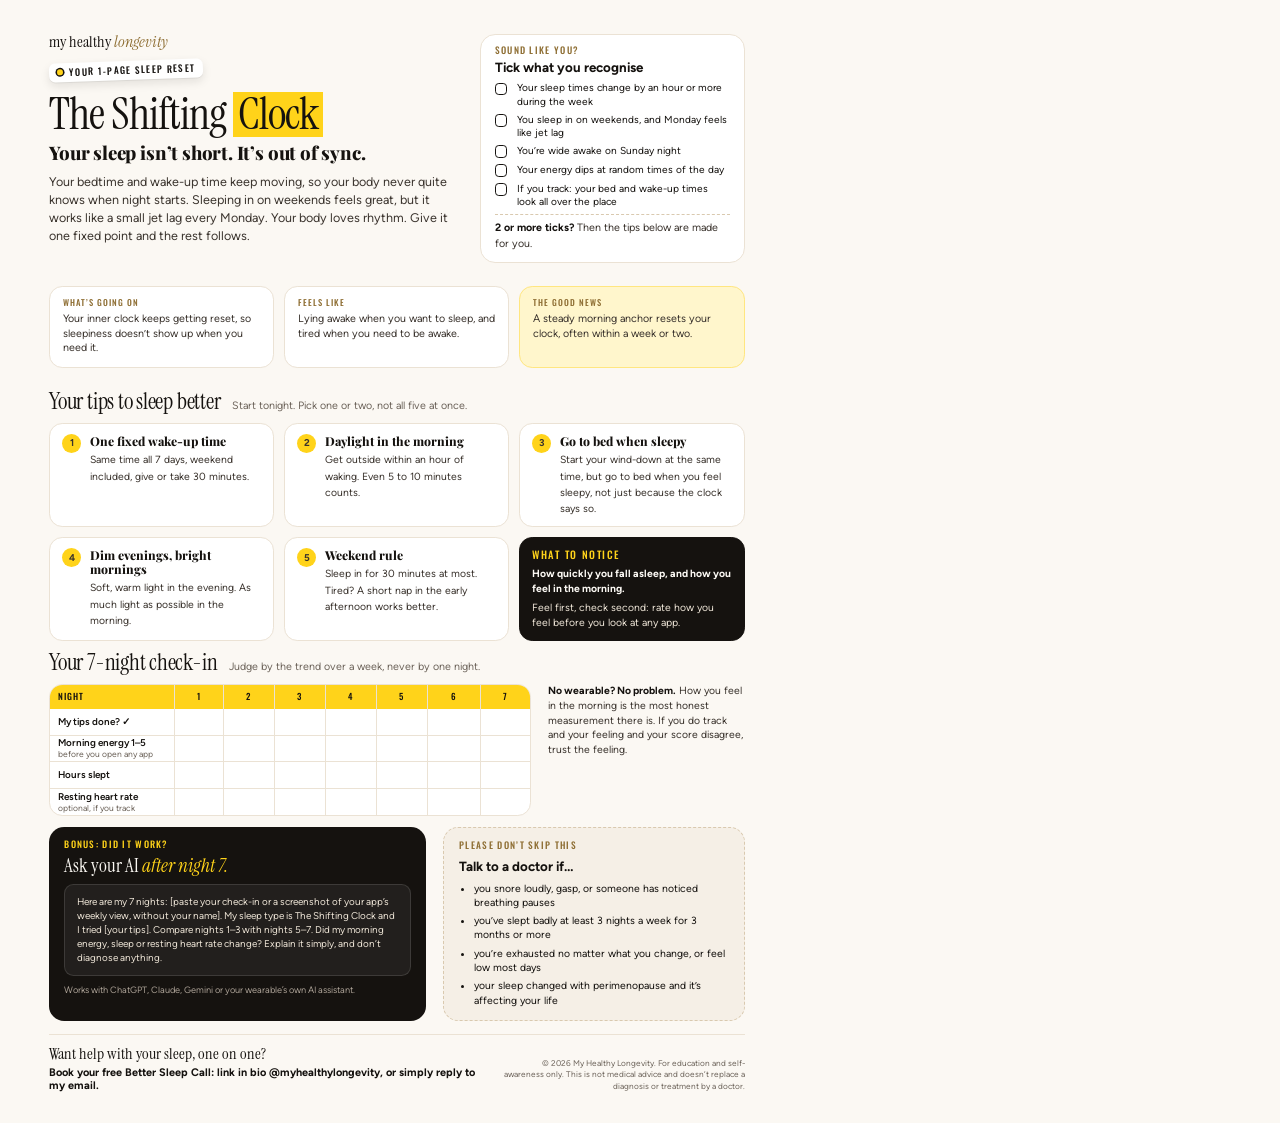
<file: downloads/source/reset-shifting-clock.html>
<!doctype html>
<html lang="en">
<head>
<meta charset="utf-8">
<title>The Shifting Clock: Your 1-Page Sleep Reset | My Healthy Longevity</title>
<style>

@font-face { font-family: 'Figtree'; src: url('../../assets/quiz/fonts/figtree-latin-wght-normal.woff2') format('woff2'); font-weight: 300 900; font-style: normal; }
@font-face { font-family: 'Figtree'; src: url('../../assets/quiz/fonts/figtree-latin-wght-italic.woff2') format('woff2'); font-weight: 300 900; font-style: italic; }
@font-face { font-family: 'Instrument Serif'; src: url('../../assets/quiz/fonts/instrument-serif-latin-400-normal.woff2') format('woff2'); font-weight: 400; font-style: normal; }
@font-face { font-family: 'Instrument Serif'; src: url('../../assets/quiz/fonts/instrument-serif-latin-400-italic.woff2') format('woff2'); font-weight: 400; font-style: italic; }
@font-face { font-family: 'Playfair Display'; src: url('../../assets/quiz/fonts/playfair-display-latin-800-normal.woff2') format('woff2'); font-weight: 800; }
@font-face { font-family: 'Oswald'; src: url('../../assets/quiz/fonts/oswald-latin-wght-normal.woff2') format('woff2'); font-weight: 200 700; }

:root {
  --sunshine-100: #FFF6CC; --sunshine-300: #FFE680; --sunshine-500: #FFD31A;
  --linen-0: #FFFFFF; --linen-50: #FBF8F3; --linen-100: #F5EFE6; --linen-200: #EBE2D4; --sand-300: #D9C9AF;
  --gold-500: #C6A15B; --gold-700: #8E6E33;
  --ink-900: #15120F; --ink-700: #3A332D; --ink-500: #6E655C; --ink-300: #A79D92;
  --elegant: 'Instrument Serif', Didot, serif; --statement: 'Playfair Display', Georgia, serif;
  --sans: 'Figtree', Arial, sans-serif; --label: 'Oswald', 'Arial Narrow', sans-serif;
}
@page { size: A4; margin: 0; }
* { box-sizing: border-box; }
html, body { margin: 0; }
body { font: 400 8.6pt/1.42 var(--sans); color: var(--ink-900); background: var(--linen-50); -webkit-print-color-adjust: exact; print-color-adjust: exact; }
.page { width: 210mm; height: 297mm; padding: 10mm 13mm 8mm; display: flex; flex-direction: column; gap: 3.6mm; overflow: hidden; }
h1, h2, h3, p, ul, ol { margin: 0; }
.mark { background: linear-gradient(transparent 14%, var(--sunshine-500) 14%, var(--sunshine-500) 90%, transparent 90%); padding: 0 .1em; }
.kicker { font: 500 7pt/1 var(--label); letter-spacing: .14em; text-transform: uppercase; color: var(--gold-700); }

/* Header */
.head { display: grid; grid-template-columns: minmax(0, 1fr) 68mm; gap: 6mm; align-items: start; }
.brand { display: flex; align-items: center; justify-content: space-between; margin-bottom: 3mm; }
.wordmark { font: 400 12pt/1 var(--elegant); }
.wordmark em { color: var(--gold-700); }
.sticker { display: inline-block; background: var(--linen-0); font: 500 7pt/1 var(--label); letter-spacing: .14em; text-transform: uppercase; padding: 5px 8px; border-radius: 6px; box-shadow: 0 1px 0 rgba(21,18,15,.06), 0 4px 10px rgba(21,18,15,.10); transform: rotate(-2deg); }
.sticker::before { content: ''; display: inline-block; width: 6px; height: 6px; border-radius: 50%; background: var(--sunshine-500); box-shadow: 0 0 0 1.5px var(--ink-900); margin-right: 6px; vertical-align: 1px; }
h1 { font: 400 34pt/0.95 var(--elegant); letter-spacing: -0.02em; }
h1 .aside { display: block; margin-top: 2mm; font: 800 14pt/1.1 var(--statement); letter-spacing: -0.01em; }
.intro { margin-top: 2.5mm; font-size: 9.4pt; line-height: 1.45; color: var(--ink-700); max-width: 118mm; }

/* Self-check card */
.check { background: var(--linen-0); border: 1px solid var(--linen-200); border-radius: 4mm; padding: 3.4mm 4mm; }
.check h2 { font: 700 10pt/1.2 var(--sans); margin: 1.2mm 0 2mm; }
.check ul { list-style: none; padding: 0; display: grid; gap: 1.3mm; }
.check li { display: grid; grid-template-columns: 4mm minmax(0, 1fr); gap: 2mm; font-size: 8pt; line-height: 1.3; }
.box { width: 3.4mm; height: 3.4mm; border: 1.2px solid var(--ink-900); border-radius: 1mm; margin-top: .3mm; }
.check .verdict { margin-top: 2mm; padding-top: 1.8mm; border-top: 1px dashed var(--sand-300); font-size: 8pt; color: var(--ink-700); }
.check .verdict strong { color: var(--ink-900); }

/* Section titles */
.sec-title { display: flex; align-items: baseline; gap: 3mm; }
.sec-title h2 { font: 400 17pt/1 var(--elegant); letter-spacing: -0.01em; }
.sec-title span { color: var(--ink-500); font-size: 8pt; }

/* Reasons grid */
.reasons { display: grid; grid-template-columns: repeat(4, minmax(0, 1fr)); gap: 2.6mm; margin-top: 2.4mm; }
.reason { background: var(--linen-0); border: 1px solid var(--linen-200); border-radius: 3.5mm; padding: 3.2mm 3.2mm 3mm; display: flex; flex-direction: column; gap: 1.6mm; }
.reason.doc { background: var(--linen-100); border: 1.2px dashed var(--sand-300); }
.reason h3 { font: 800 10.4pt/1.1 var(--statement); letter-spacing: -0.005em; }
.reason p { font-size: 7.7pt; line-height: 1.38; color: var(--ink-700); }
.reason dl { margin: 0; display: grid; gap: 1.3mm; }
.reason dt { font: 500 6.3pt/1 var(--label); letter-spacing: .12em; text-transform: uppercase; color: var(--gold-700); }
.reason dd { margin: .6mm 0 0; font-size: 7.6pt; line-height: 1.33; }
.reason .try { margin-top: auto; padding-top: 1.6mm; border-top: 1px dashed var(--sand-300); font-size: 7.6pt; font-weight: 600; }

/* Experiment */
.experiment { display: grid; grid-template-columns: 58mm minmax(0, 1fr); gap: 4.5mm; margin-top: 2.4mm; }
.pick { display: grid; gap: 1.8mm; align-content: start; }
.pick p { font-size: 8pt; color: var(--ink-700); }
.pick ol { list-style: none; padding: 0; display: grid; gap: 1.6mm; }
.pick li { display: grid; grid-template-columns: 5mm minmax(0, 1fr); gap: 2mm; font-size: 7.8pt; line-height: 1.33; }
.pick li b { display: block; font-weight: 700; font-size: 8.2pt; }
.num { width: 4.6mm; height: 4.6mm; border-radius: 50%; background: var(--sunshine-500); display: grid; place-items: center; font: 700 7pt/1 var(--sans); }

table { width: 100%; border-collapse: separate; border-spacing: 0; background: var(--linen-0); border: 1px solid var(--linen-200); border-radius: 3.5mm; overflow: hidden; font-size: 7.4pt; }
th, td { border-bottom: 1px solid var(--linen-200); border-right: 1px solid var(--linen-200); padding: 0 2mm; height: 7mm; text-align: center; }
th:last-child, td:last-child { border-right: 0; }
tr:last-child th, tr:last-child td { border-bottom: 0; }
thead th { height: 6.4mm; background: var(--sunshine-500); font: 500 6.6pt/1 var(--label); letter-spacing: .12em; text-transform: uppercase; }
tbody th { text-align: left; font-weight: 600; width: 33mm; line-height: 1.2; }
tbody th small { display: block; font-weight: 400; color: var(--ink-500); font-size: 6.4pt; }
.experiment-table { display: grid; gap: 1.8mm; align-content: start; }
.rule { font-size: 7.8pt; color: var(--ink-700); }
.rule strong { color: var(--ink-900); }

/* Bottom row */
.bottom { display: grid; grid-template-columns: minmax(0, 1.25fr) minmax(0, 1fr); gap: 4.5mm; }
.prompt { background: var(--ink-900); color: var(--linen-50); border-radius: 4mm; padding: 3.4mm 4mm; display: grid; gap: 2mm; align-content: start; }
.prompt .kicker { color: var(--sunshine-500); }
.prompt h3 { font: 400 14pt/1.05 var(--elegant); }
.prompt h3 em { color: var(--sunshine-500); }
.prompt pre { margin: 0; white-space: pre-wrap; font: 400 7.4pt/1.42 var(--sans); color: var(--linen-200); background: rgba(255,255,255,.06); border: 1px solid rgba(255,255,255,.12); border-radius: 2.5mm; padding: 2.6mm 3mm; }
.prompt p { font-size: 6.9pt; color: var(--ink-300); }
.doctor { background: var(--linen-100); border: 1.2px dashed var(--sand-300); border-radius: 4mm; padding: 3.4mm 4mm; display: grid; gap: 2mm; align-content: start; }
.doctor h3 { font: 700 10pt/1.2 var(--sans); }
.doctor ul { padding-left: 4mm; display: grid; gap: 1.2mm; font-size: 7.8pt; line-height: 1.35; }

.foot { margin-top: auto; display: flex; justify-content: space-between; align-items: end; gap: 6mm; padding-top: 2.6mm; border-top: 1px solid var(--linen-200); }
.foot .cta { font: 400 12pt/1.15 var(--elegant); }
.foot .cta b { font-family: var(--sans); font-weight: 700; font-size: 8.4pt; display: block; margin-top: 1mm; }
.foot .legal { font-size: 6.2pt; color: var(--ink-500); max-width: 64mm; text-align: right; line-height: 1.4; }


.page { gap: 3mm; padding-top: 9mm; }
.head { grid-template-columns: minmax(0, 1fr) 70mm; }
.check { padding: 3mm 3.6mm; }
.check li { font-size: 7.6pt; }
.check h2 { margin: 1mm 0 1.6mm; }
.check .verdict { margin-top: 1.6mm; padding-top: 1.4mm; }
.intro { max-width: 112mm; }
.why { display: grid; grid-template-columns: repeat(3, minmax(0, 1fr)); gap: 2.6mm; }
.why div { background: var(--linen-0); border: 1px solid var(--linen-200); border-radius: 3.5mm; padding: 3mm 3.4mm; }
.why dt { font: 500 6.4pt/1 var(--label); letter-spacing: .12em; text-transform: uppercase; color: var(--gold-700); margin-bottom: 1.4mm; }
.why dd { margin: 0; font-size: 8pt; line-height: 1.38; color: var(--ink-700); }
.why div:last-child { background: var(--sunshine-100); border-color: var(--sunshine-300); }
.tips { display: grid; grid-template-columns: repeat(3, minmax(0, 1fr)); gap: 2.6mm; margin-top: 2.4mm; }
.tip { background: var(--linen-0); border: 1px solid var(--linen-200); border-radius: 3.5mm; padding: 2.6mm 3.2mm; display: grid; grid-template-columns: 5.4mm minmax(0, 1fr); gap: 2mm; align-items: start; }
.tip .num { width: 5mm; height: 5mm; font-size: 7.4pt; }
.tip b { display: block; font: 800 9.2pt/1.15 var(--statement); margin-bottom: .9mm; }
.tip span { font-size: 7.8pt; line-height: 1.36; color: var(--ink-700); }
.tip.watch { background: var(--ink-900); border-color: var(--ink-900); color: var(--linen-50); grid-template-columns: 1fr; }
.tip.watch .kicker { color: var(--sunshine-500); }
.tip.watch p { font-size: 7.8pt; line-height: 1.38; color: var(--linen-200); }
.tip.watch p strong { color: var(--linen-50); }
.tracker { display: grid; grid-template-columns: minmax(0, 1fr) 52mm; gap: 4.5mm; align-items: start; margin-top: 2.4mm; }
.foot .cta b { font-size: 8.2pt; }

</style>
</head>
<body>
<div class="page">

  <header class="head">
    <div>
      <div class="brand"><span class="wordmark">my healthy <em>longevity</em></span></div>
      <span class="sticker">Your 1-page sleep reset</span>
      <h1 style="margin-top:3mm">The Shifting <span class="mark">Clock</span>
        <span class="aside">Your sleep isn’t short. It’s out of sync.</span></h1>
      <p class="intro">Your bedtime and wake-up time keep moving, so your body never quite knows when night starts. Sleeping in on weekends feels great, but it works like a small jet lag every Monday. Your body loves rhythm. Give it one fixed point and the rest follows.</p>
    </div>
    <div class="check">
      <p class="kicker">Sound like you?</p>
      <h2>Tick what you recognise</h2>
      <ul>
        <li><span class="box"></span><span>Your sleep times change by an hour or more during the week</span></li>
        <li><span class="box"></span><span>You sleep in on weekends, and Monday feels like jet lag</span></li>
        <li><span class="box"></span><span>You’re wide awake on Sunday night</span></li>
        <li><span class="box"></span><span>Your energy dips at random times of the day</span></li>
        <li><span class="box"></span><span>If you track: your bed and wake-up times look all over the place</span></li>
      </ul>
      <p class="verdict"><strong>2 or more ticks?</strong> Then the tips below are made for you.</p>
    </div>
  </header>

  <dl class="why">
    <div><dt>What’s going on</dt><dd>Your inner clock keeps getting reset, so sleepiness doesn’t show up when you need it.</dd></div>
    <div><dt>Feels like</dt><dd>Lying awake when you want to sleep, and tired when you need to be awake.</dd></div>
    <div><dt>The good news</dt><dd>A steady morning anchor resets your clock, often within a week or two.</dd></div>
  </dl>

  <section>
    <div class="sec-title"><h2>Your tips to sleep better</h2><span>Start tonight. Pick one or two, not all five at once.</span></div>
    <div class="tips">
      <div class="tip"><span class="num">1</span><div><b>One fixed wake-up time</b><span>Same time all 7 days, weekend included, give or take 30 minutes.</span></div></div>
      <div class="tip"><span class="num">2</span><div><b>Daylight in the morning</b><span>Get outside within an hour of waking. Even 5 to 10 minutes counts.</span></div></div>
      <div class="tip"><span class="num">3</span><div><b>Go to bed when sleepy</b><span>Start your wind-down at the same time, but go to bed when you feel sleepy, not just because the clock says so.</span></div></div>
      <div class="tip"><span class="num">4</span><div><b>Dim evenings, bright mornings</b><span>Soft, warm light in the evening. As much light as possible in the morning.</span></div></div>
      <div class="tip"><span class="num">5</span><div><b>Weekend rule</b><span>Sleep in for 30 minutes at most. Tired? A short nap in the early afternoon works better.</span></div></div>
      <div class="tip watch">
        <div>
          <p class="kicker">What to notice</p>
          <p style="margin-top:1.4mm"><strong>How quickly you fall asleep, and how you feel in the morning.</strong></p>
          <p style="margin-top:1.4mm">Feel first, check second: rate how you feel before you look at any app.</p>
        </div>
      </div>
    </div>
  </section>

  <section>
    <div class="sec-title"><h2>Your 7-night check-in</h2><span>Judge by the trend over a week, never by one night.</span></div>
    <div class="tracker">
      <table aria-label="7-night check-in">
        <thead><tr><th style="text-align:left">Night</th><th>1</th><th>2</th><th>3</th><th>4</th><th>5</th><th>6</th><th>7</th></tr></thead>
        <tbody>
          <tr><th>My tips done? ✓</th><td></td><td></td><td></td><td></td><td></td><td></td><td></td></tr>
          <tr><th>Morning energy 1–5<small>before you open any app</small></th><td></td><td></td><td></td><td></td><td></td><td></td><td></td></tr>
          <tr><th>Hours slept</th><td></td><td></td><td></td><td></td><td></td><td></td><td></td></tr>
          <tr><th>Resting heart rate<small>optional, if you track</small></th><td></td><td></td><td></td><td></td><td></td><td></td><td></td></tr>
        </tbody>
      </table>
      <p class="rule"><strong>No wearable? No problem.</strong> How you feel in the morning is the most honest measurement there is. If you do track and your feeling and your score disagree, trust the feeling.</p>
    </div>
  </section>

  <section class="bottom">
    <div class="prompt">
      <p class="kicker">Bonus: did it work?</p>
      <h3>Ask your AI <em>after night 7.</em></h3>
<pre>Here are my 7 nights: [paste your check-in or a screenshot of your app’s weekly view, without your name]. My sleep type is The Shifting Clock and I tried [your tips]. Compare nights 1–3 with nights 5–7. Did my morning energy, sleep or resting heart rate change? Explain it simply, and don’t diagnose anything.</pre>
      <p>Works with ChatGPT, Claude, Gemini or your wearable’s own AI assistant.</p>
    </div>
    <div class="doctor">
      <p class="kicker">Please don’t skip this</p>
      <h3>Talk to a doctor if…</h3>
      <ul>
        <li>you snore loudly, gasp, or someone has noticed breathing pauses</li>
        <li>you’ve slept badly at least 3 nights a week for 3 months or more</li>
        <li>you’re exhausted no matter what you change, or feel low most days</li>
        <li>your sleep changed with perimenopause and it’s affecting your life</li>
      </ul>
    </div>
  </section>

  <footer class="foot">
    <p class="cta">Want help with your sleep, one on one?<b>Book your free Better Sleep Call: link in bio @myhealthylongevity, or simply reply to my email.</b></p>
    <p class="legal">© 2026 My Healthy Longevity. For education and self-awareness only. This is not medical advice and doesn’t replace a diagnosis or treatment by a doctor.</p>
  </footer>
</div>
</body>
</html>
</file>
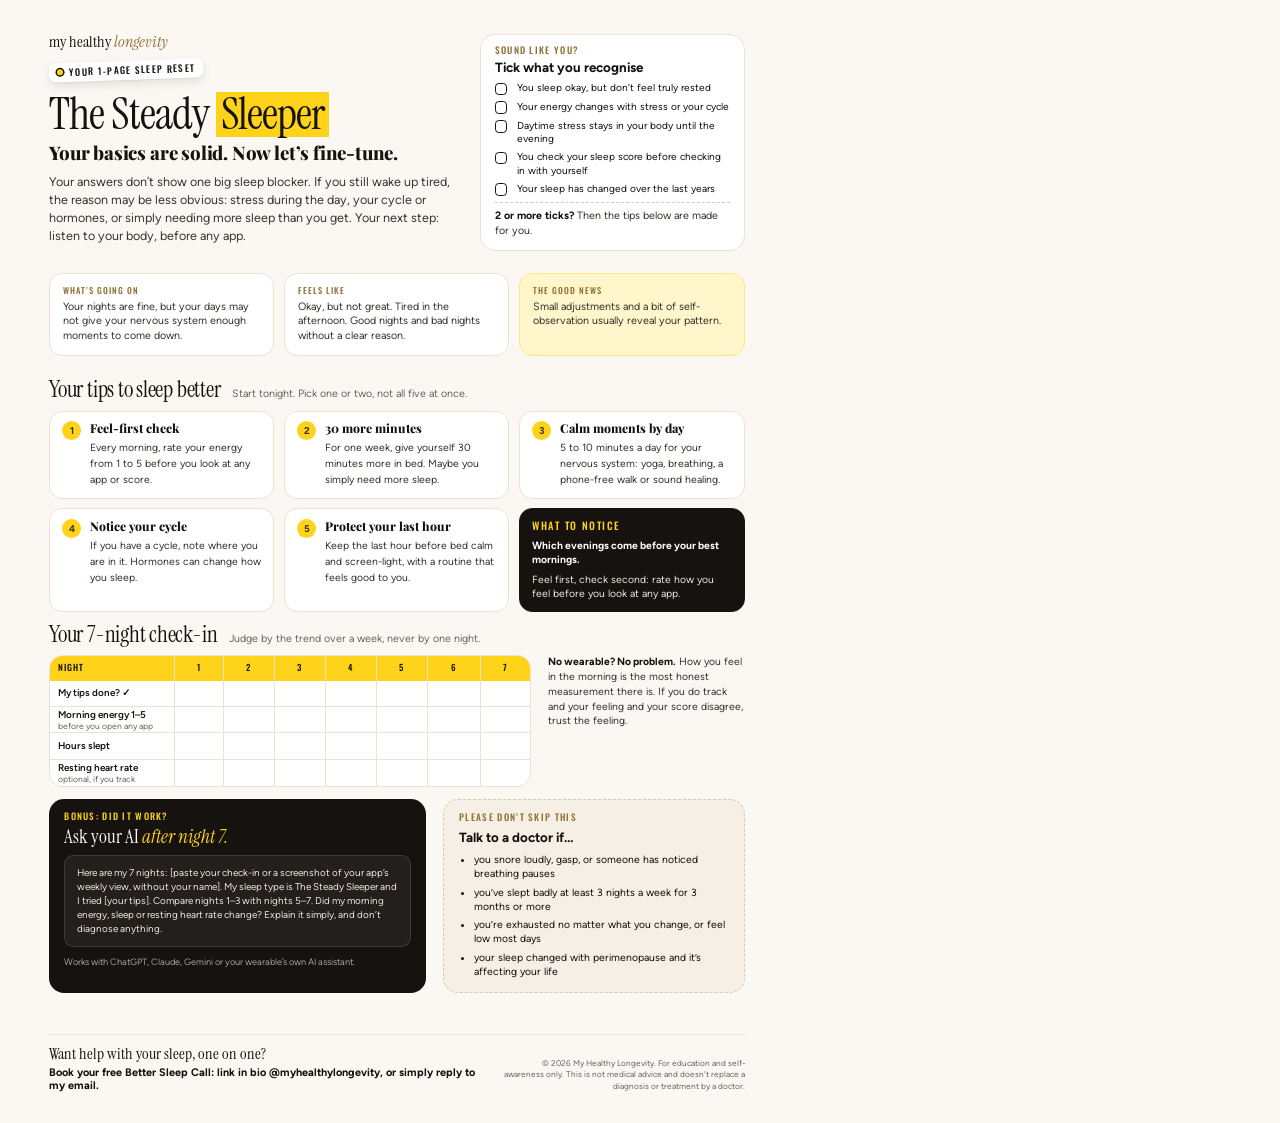
<file: downloads/source/reset-steady-sleeper.html>
<!doctype html>
<html lang="en">
<head>
<meta charset="utf-8">
<title>The Steady Sleeper: Your 1-Page Sleep Reset | My Healthy Longevity</title>
<style>

@font-face { font-family: 'Figtree'; src: url('../../assets/quiz/fonts/figtree-latin-wght-normal.woff2') format('woff2'); font-weight: 300 900; font-style: normal; }
@font-face { font-family: 'Figtree'; src: url('../../assets/quiz/fonts/figtree-latin-wght-italic.woff2') format('woff2'); font-weight: 300 900; font-style: italic; }
@font-face { font-family: 'Instrument Serif'; src: url('../../assets/quiz/fonts/instrument-serif-latin-400-normal.woff2') format('woff2'); font-weight: 400; font-style: normal; }
@font-face { font-family: 'Instrument Serif'; src: url('../../assets/quiz/fonts/instrument-serif-latin-400-italic.woff2') format('woff2'); font-weight: 400; font-style: italic; }
@font-face { font-family: 'Playfair Display'; src: url('../../assets/quiz/fonts/playfair-display-latin-800-normal.woff2') format('woff2'); font-weight: 800; }
@font-face { font-family: 'Oswald'; src: url('../../assets/quiz/fonts/oswald-latin-wght-normal.woff2') format('woff2'); font-weight: 200 700; }

:root {
  --sunshine-100: #FFF6CC; --sunshine-300: #FFE680; --sunshine-500: #FFD31A;
  --linen-0: #FFFFFF; --linen-50: #FBF8F3; --linen-100: #F5EFE6; --linen-200: #EBE2D4; --sand-300: #D9C9AF;
  --gold-500: #C6A15B; --gold-700: #8E6E33;
  --ink-900: #15120F; --ink-700: #3A332D; --ink-500: #6E655C; --ink-300: #A79D92;
  --elegant: 'Instrument Serif', Didot, serif; --statement: 'Playfair Display', Georgia, serif;
  --sans: 'Figtree', Arial, sans-serif; --label: 'Oswald', 'Arial Narrow', sans-serif;
}
@page { size: A4; margin: 0; }
* { box-sizing: border-box; }
html, body { margin: 0; }
body { font: 400 8.6pt/1.42 var(--sans); color: var(--ink-900); background: var(--linen-50); -webkit-print-color-adjust: exact; print-color-adjust: exact; }
.page { width: 210mm; height: 297mm; padding: 10mm 13mm 8mm; display: flex; flex-direction: column; gap: 3.6mm; overflow: hidden; }
h1, h2, h3, p, ul, ol { margin: 0; }
.mark { background: linear-gradient(transparent 14%, var(--sunshine-500) 14%, var(--sunshine-500) 90%, transparent 90%); padding: 0 .1em; }
.kicker { font: 500 7pt/1 var(--label); letter-spacing: .14em; text-transform: uppercase; color: var(--gold-700); }

/* Header */
.head { display: grid; grid-template-columns: minmax(0, 1fr) 68mm; gap: 6mm; align-items: start; }
.brand { display: flex; align-items: center; justify-content: space-between; margin-bottom: 3mm; }
.wordmark { font: 400 12pt/1 var(--elegant); }
.wordmark em { color: var(--gold-700); }
.sticker { display: inline-block; background: var(--linen-0); font: 500 7pt/1 var(--label); letter-spacing: .14em; text-transform: uppercase; padding: 5px 8px; border-radius: 6px; box-shadow: 0 1px 0 rgba(21,18,15,.06), 0 4px 10px rgba(21,18,15,.10); transform: rotate(-2deg); }
.sticker::before { content: ''; display: inline-block; width: 6px; height: 6px; border-radius: 50%; background: var(--sunshine-500); box-shadow: 0 0 0 1.5px var(--ink-900); margin-right: 6px; vertical-align: 1px; }
h1 { font: 400 34pt/0.95 var(--elegant); letter-spacing: -0.02em; }
h1 .aside { display: block; margin-top: 2mm; font: 800 14pt/1.1 var(--statement); letter-spacing: -0.01em; }
.intro { margin-top: 2.5mm; font-size: 9.4pt; line-height: 1.45; color: var(--ink-700); max-width: 118mm; }

/* Self-check card */
.check { background: var(--linen-0); border: 1px solid var(--linen-200); border-radius: 4mm; padding: 3.4mm 4mm; }
.check h2 { font: 700 10pt/1.2 var(--sans); margin: 1.2mm 0 2mm; }
.check ul { list-style: none; padding: 0; display: grid; gap: 1.3mm; }
.check li { display: grid; grid-template-columns: 4mm minmax(0, 1fr); gap: 2mm; font-size: 8pt; line-height: 1.3; }
.box { width: 3.4mm; height: 3.4mm; border: 1.2px solid var(--ink-900); border-radius: 1mm; margin-top: .3mm; }
.check .verdict { margin-top: 2mm; padding-top: 1.8mm; border-top: 1px dashed var(--sand-300); font-size: 8pt; color: var(--ink-700); }
.check .verdict strong { color: var(--ink-900); }

/* Section titles */
.sec-title { display: flex; align-items: baseline; gap: 3mm; }
.sec-title h2 { font: 400 17pt/1 var(--elegant); letter-spacing: -0.01em; }
.sec-title span { color: var(--ink-500); font-size: 8pt; }

/* Reasons grid */
.reasons { display: grid; grid-template-columns: repeat(4, minmax(0, 1fr)); gap: 2.6mm; margin-top: 2.4mm; }
.reason { background: var(--linen-0); border: 1px solid var(--linen-200); border-radius: 3.5mm; padding: 3.2mm 3.2mm 3mm; display: flex; flex-direction: column; gap: 1.6mm; }
.reason.doc { background: var(--linen-100); border: 1.2px dashed var(--sand-300); }
.reason h3 { font: 800 10.4pt/1.1 var(--statement); letter-spacing: -0.005em; }
.reason p { font-size: 7.7pt; line-height: 1.38; color: var(--ink-700); }
.reason dl { margin: 0; display: grid; gap: 1.3mm; }
.reason dt { font: 500 6.3pt/1 var(--label); letter-spacing: .12em; text-transform: uppercase; color: var(--gold-700); }
.reason dd { margin: .6mm 0 0; font-size: 7.6pt; line-height: 1.33; }
.reason .try { margin-top: auto; padding-top: 1.6mm; border-top: 1px dashed var(--sand-300); font-size: 7.6pt; font-weight: 600; }

/* Experiment */
.experiment { display: grid; grid-template-columns: 58mm minmax(0, 1fr); gap: 4.5mm; margin-top: 2.4mm; }
.pick { display: grid; gap: 1.8mm; align-content: start; }
.pick p { font-size: 8pt; color: var(--ink-700); }
.pick ol { list-style: none; padding: 0; display: grid; gap: 1.6mm; }
.pick li { display: grid; grid-template-columns: 5mm minmax(0, 1fr); gap: 2mm; font-size: 7.8pt; line-height: 1.33; }
.pick li b { display: block; font-weight: 700; font-size: 8.2pt; }
.num { width: 4.6mm; height: 4.6mm; border-radius: 50%; background: var(--sunshine-500); display: grid; place-items: center; font: 700 7pt/1 var(--sans); }

table { width: 100%; border-collapse: separate; border-spacing: 0; background: var(--linen-0); border: 1px solid var(--linen-200); border-radius: 3.5mm; overflow: hidden; font-size: 7.4pt; }
th, td { border-bottom: 1px solid var(--linen-200); border-right: 1px solid var(--linen-200); padding: 0 2mm; height: 7mm; text-align: center; }
th:last-child, td:last-child { border-right: 0; }
tr:last-child th, tr:last-child td { border-bottom: 0; }
thead th { height: 6.4mm; background: var(--sunshine-500); font: 500 6.6pt/1 var(--label); letter-spacing: .12em; text-transform: uppercase; }
tbody th { text-align: left; font-weight: 600; width: 33mm; line-height: 1.2; }
tbody th small { display: block; font-weight: 400; color: var(--ink-500); font-size: 6.4pt; }
.experiment-table { display: grid; gap: 1.8mm; align-content: start; }
.rule { font-size: 7.8pt; color: var(--ink-700); }
.rule strong { color: var(--ink-900); }

/* Bottom row */
.bottom { display: grid; grid-template-columns: minmax(0, 1.25fr) minmax(0, 1fr); gap: 4.5mm; }
.prompt { background: var(--ink-900); color: var(--linen-50); border-radius: 4mm; padding: 3.4mm 4mm; display: grid; gap: 2mm; align-content: start; }
.prompt .kicker { color: var(--sunshine-500); }
.prompt h3 { font: 400 14pt/1.05 var(--elegant); }
.prompt h3 em { color: var(--sunshine-500); }
.prompt pre { margin: 0; white-space: pre-wrap; font: 400 7.4pt/1.42 var(--sans); color: var(--linen-200); background: rgba(255,255,255,.06); border: 1px solid rgba(255,255,255,.12); border-radius: 2.5mm; padding: 2.6mm 3mm; }
.prompt p { font-size: 6.9pt; color: var(--ink-300); }
.doctor { background: var(--linen-100); border: 1.2px dashed var(--sand-300); border-radius: 4mm; padding: 3.4mm 4mm; display: grid; gap: 2mm; align-content: start; }
.doctor h3 { font: 700 10pt/1.2 var(--sans); }
.doctor ul { padding-left: 4mm; display: grid; gap: 1.2mm; font-size: 7.8pt; line-height: 1.35; }

.foot { margin-top: auto; display: flex; justify-content: space-between; align-items: end; gap: 6mm; padding-top: 2.6mm; border-top: 1px solid var(--linen-200); }
.foot .cta { font: 400 12pt/1.15 var(--elegant); }
.foot .cta b { font-family: var(--sans); font-weight: 700; font-size: 8.4pt; display: block; margin-top: 1mm; }
.foot .legal { font-size: 6.2pt; color: var(--ink-500); max-width: 64mm; text-align: right; line-height: 1.4; }


.page { gap: 3mm; padding-top: 9mm; }
.head { grid-template-columns: minmax(0, 1fr) 70mm; }
.check { padding: 3mm 3.6mm; }
.check li { font-size: 7.6pt; }
.check h2 { margin: 1mm 0 1.6mm; }
.check .verdict { margin-top: 1.6mm; padding-top: 1.4mm; }
.intro { max-width: 112mm; }
.why { display: grid; grid-template-columns: repeat(3, minmax(0, 1fr)); gap: 2.6mm; }
.why div { background: var(--linen-0); border: 1px solid var(--linen-200); border-radius: 3.5mm; padding: 3mm 3.4mm; }
.why dt { font: 500 6.4pt/1 var(--label); letter-spacing: .12em; text-transform: uppercase; color: var(--gold-700); margin-bottom: 1.4mm; }
.why dd { margin: 0; font-size: 8pt; line-height: 1.38; color: var(--ink-700); }
.why div:last-child { background: var(--sunshine-100); border-color: var(--sunshine-300); }
.tips { display: grid; grid-template-columns: repeat(3, minmax(0, 1fr)); gap: 2.6mm; margin-top: 2.4mm; }
.tip { background: var(--linen-0); border: 1px solid var(--linen-200); border-radius: 3.5mm; padding: 2.6mm 3.2mm; display: grid; grid-template-columns: 5.4mm minmax(0, 1fr); gap: 2mm; align-items: start; }
.tip .num { width: 5mm; height: 5mm; font-size: 7.4pt; }
.tip b { display: block; font: 800 9.2pt/1.15 var(--statement); margin-bottom: .9mm; }
.tip span { font-size: 7.8pt; line-height: 1.36; color: var(--ink-700); }
.tip.watch { background: var(--ink-900); border-color: var(--ink-900); color: var(--linen-50); grid-template-columns: 1fr; }
.tip.watch .kicker { color: var(--sunshine-500); }
.tip.watch p { font-size: 7.8pt; line-height: 1.38; color: var(--linen-200); }
.tip.watch p strong { color: var(--linen-50); }
.tracker { display: grid; grid-template-columns: minmax(0, 1fr) 52mm; gap: 4.5mm; align-items: start; margin-top: 2.4mm; }
.foot .cta b { font-size: 8.2pt; }

</style>
</head>
<body>
<div class="page">

  <header class="head">
    <div>
      <div class="brand"><span class="wordmark">my healthy <em>longevity</em></span></div>
      <span class="sticker">Your 1-page sleep reset</span>
      <h1 style="margin-top:3mm">The Steady <span class="mark">Sleeper</span>
        <span class="aside">Your basics are solid. Now let’s fine-tune.</span></h1>
      <p class="intro">Your answers don’t show one big sleep blocker. If you still wake up tired, the reason may be less obvious: stress during the day, your cycle or hormones, or simply needing more sleep than you get. Your next step: listen to your body, before any app.</p>
    </div>
    <div class="check">
      <p class="kicker">Sound like you?</p>
      <h2>Tick what you recognise</h2>
      <ul>
        <li><span class="box"></span><span>You sleep okay, but don’t feel truly rested</span></li>
        <li><span class="box"></span><span>Your energy changes with stress or your cycle</span></li>
        <li><span class="box"></span><span>Daytime stress stays in your body until the evening</span></li>
        <li><span class="box"></span><span>You check your sleep score before checking in with yourself</span></li>
        <li><span class="box"></span><span>Your sleep has changed over the last years</span></li>
      </ul>
      <p class="verdict"><strong>2 or more ticks?</strong> Then the tips below are made for you.</p>
    </div>
  </header>

  <dl class="why">
    <div><dt>What’s going on</dt><dd>Your nights are fine, but your days may not give your nervous system enough moments to come down.</dd></div>
    <div><dt>Feels like</dt><dd>Okay, but not great. Tired in the afternoon. Good nights and bad nights without a clear reason.</dd></div>
    <div><dt>The good news</dt><dd>Small adjustments and a bit of self-observation usually reveal your pattern.</dd></div>
  </dl>

  <section>
    <div class="sec-title"><h2>Your tips to sleep better</h2><span>Start tonight. Pick one or two, not all five at once.</span></div>
    <div class="tips">
      <div class="tip"><span class="num">1</span><div><b>Feel-first check</b><span>Every morning, rate your energy from 1 to 5 before you look at any app or score.</span></div></div>
      <div class="tip"><span class="num">2</span><div><b>30 more minutes</b><span>For one week, give yourself 30 minutes more in bed. Maybe you simply need more sleep.</span></div></div>
      <div class="tip"><span class="num">3</span><div><b>Calm moments by day</b><span>5 to 10 minutes a day for your nervous system: yoga, breathing, a phone-free walk or sound healing.</span></div></div>
      <div class="tip"><span class="num">4</span><div><b>Notice your cycle</b><span>If you have a cycle, note where you are in it. Hormones can change how you sleep.</span></div></div>
      <div class="tip"><span class="num">5</span><div><b>Protect your last hour</b><span>Keep the last hour before bed calm and screen-light, with a routine that feels good to you.</span></div></div>
      <div class="tip watch">
        <div>
          <p class="kicker">What to notice</p>
          <p style="margin-top:1.4mm"><strong>Which evenings come before your best mornings.</strong></p>
          <p style="margin-top:1.4mm">Feel first, check second: rate how you feel before you look at any app.</p>
        </div>
      </div>
    </div>
  </section>

  <section>
    <div class="sec-title"><h2>Your 7-night check-in</h2><span>Judge by the trend over a week, never by one night.</span></div>
    <div class="tracker">
      <table aria-label="7-night check-in">
        <thead><tr><th style="text-align:left">Night</th><th>1</th><th>2</th><th>3</th><th>4</th><th>5</th><th>6</th><th>7</th></tr></thead>
        <tbody>
          <tr><th>My tips done? ✓</th><td></td><td></td><td></td><td></td><td></td><td></td><td></td></tr>
          <tr><th>Morning energy 1–5<small>before you open any app</small></th><td></td><td></td><td></td><td></td><td></td><td></td><td></td></tr>
          <tr><th>Hours slept</th><td></td><td></td><td></td><td></td><td></td><td></td><td></td></tr>
          <tr><th>Resting heart rate<small>optional, if you track</small></th><td></td><td></td><td></td><td></td><td></td><td></td><td></td></tr>
        </tbody>
      </table>
      <p class="rule"><strong>No wearable? No problem.</strong> How you feel in the morning is the most honest measurement there is. If you do track and your feeling and your score disagree, trust the feeling.</p>
    </div>
  </section>

  <section class="bottom">
    <div class="prompt">
      <p class="kicker">Bonus: did it work?</p>
      <h3>Ask your AI <em>after night 7.</em></h3>
<pre>Here are my 7 nights: [paste your check-in or a screenshot of your app’s weekly view, without your name]. My sleep type is The Steady Sleeper and I tried [your tips]. Compare nights 1–3 with nights 5–7. Did my morning energy, sleep or resting heart rate change? Explain it simply, and don’t diagnose anything.</pre>
      <p>Works with ChatGPT, Claude, Gemini or your wearable’s own AI assistant.</p>
    </div>
    <div class="doctor">
      <p class="kicker">Please don’t skip this</p>
      <h3>Talk to a doctor if…</h3>
      <ul>
        <li>you snore loudly, gasp, or someone has noticed breathing pauses</li>
        <li>you’ve slept badly at least 3 nights a week for 3 months or more</li>
        <li>you’re exhausted no matter what you change, or feel low most days</li>
        <li>your sleep changed with perimenopause and it’s affecting your life</li>
      </ul>
    </div>
  </section>

  <footer class="foot">
    <p class="cta">Want help with your sleep, one on one?<b>Book your free Better Sleep Call: link in bio @myhealthylongevity, or simply reply to my email.</b></p>
    <p class="legal">© 2026 My Healthy Longevity. For education and self-awareness only. This is not medical advice and doesn’t replace a diagnosis or treatment by a doctor.</p>
  </footer>
</div>
</body>
</html>
</file>
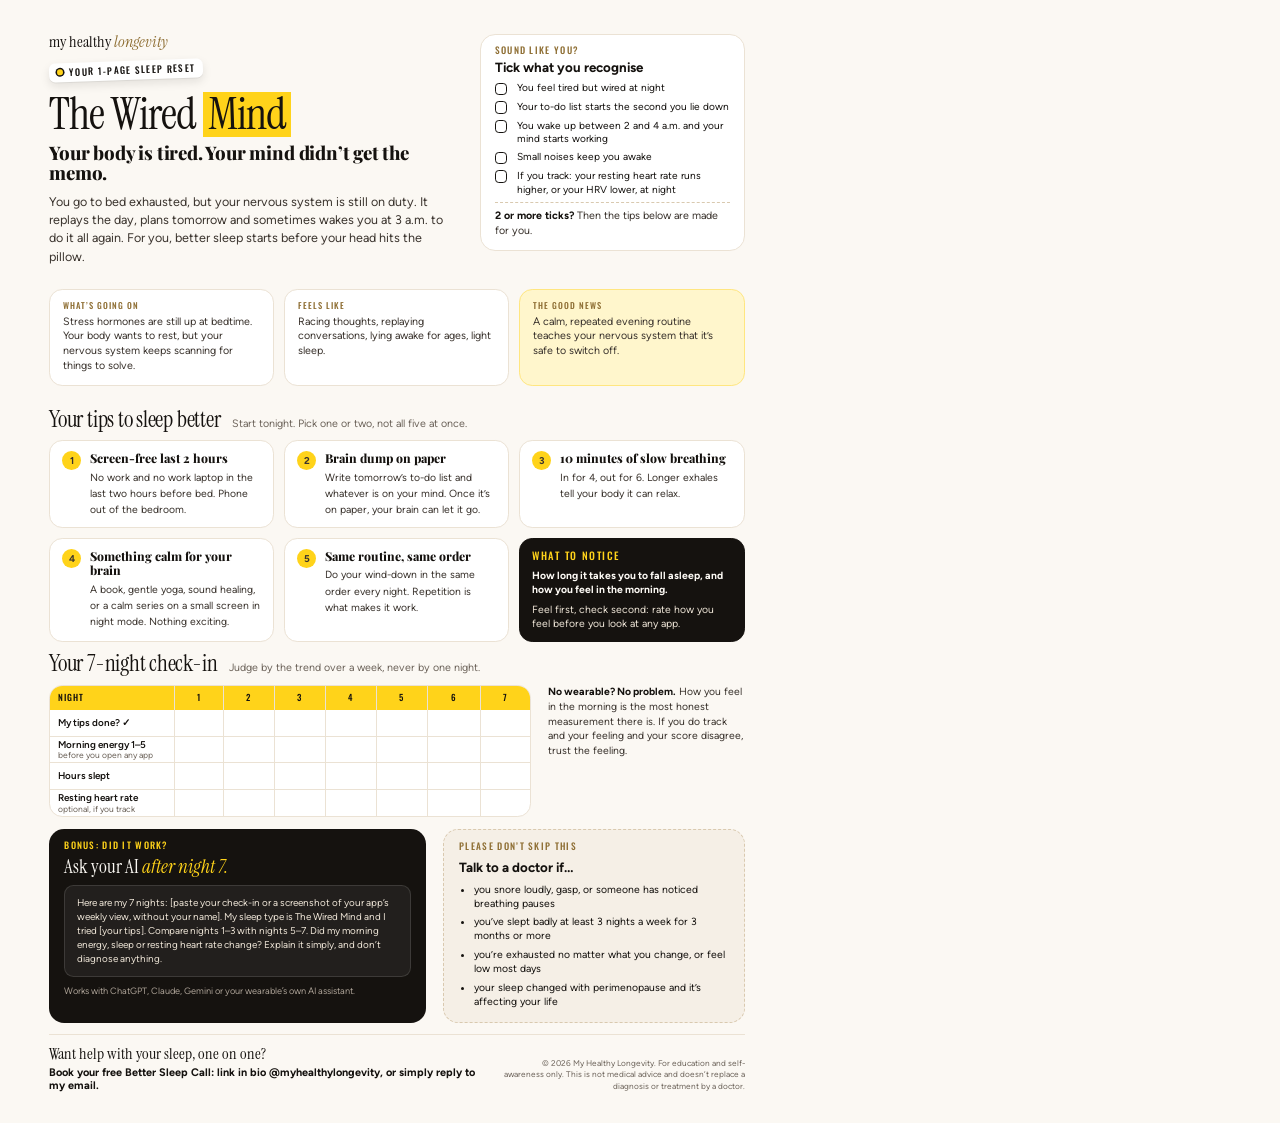
<file: downloads/source/reset-wired-mind.html>
<!doctype html>
<html lang="en">
<head>
<meta charset="utf-8">
<title>The Wired Mind: Your 1-Page Sleep Reset | My Healthy Longevity</title>
<style>

@font-face { font-family: 'Figtree'; src: url('../../assets/quiz/fonts/figtree-latin-wght-normal.woff2') format('woff2'); font-weight: 300 900; font-style: normal; }
@font-face { font-family: 'Figtree'; src: url('../../assets/quiz/fonts/figtree-latin-wght-italic.woff2') format('woff2'); font-weight: 300 900; font-style: italic; }
@font-face { font-family: 'Instrument Serif'; src: url('../../assets/quiz/fonts/instrument-serif-latin-400-normal.woff2') format('woff2'); font-weight: 400; font-style: normal; }
@font-face { font-family: 'Instrument Serif'; src: url('../../assets/quiz/fonts/instrument-serif-latin-400-italic.woff2') format('woff2'); font-weight: 400; font-style: italic; }
@font-face { font-family: 'Playfair Display'; src: url('../../assets/quiz/fonts/playfair-display-latin-800-normal.woff2') format('woff2'); font-weight: 800; }
@font-face { font-family: 'Oswald'; src: url('../../assets/quiz/fonts/oswald-latin-wght-normal.woff2') format('woff2'); font-weight: 200 700; }

:root {
  --sunshine-100: #FFF6CC; --sunshine-300: #FFE680; --sunshine-500: #FFD31A;
  --linen-0: #FFFFFF; --linen-50: #FBF8F3; --linen-100: #F5EFE6; --linen-200: #EBE2D4; --sand-300: #D9C9AF;
  --gold-500: #C6A15B; --gold-700: #8E6E33;
  --ink-900: #15120F; --ink-700: #3A332D; --ink-500: #6E655C; --ink-300: #A79D92;
  --elegant: 'Instrument Serif', Didot, serif; --statement: 'Playfair Display', Georgia, serif;
  --sans: 'Figtree', Arial, sans-serif; --label: 'Oswald', 'Arial Narrow', sans-serif;
}
@page { size: A4; margin: 0; }
* { box-sizing: border-box; }
html, body { margin: 0; }
body { font: 400 8.6pt/1.42 var(--sans); color: var(--ink-900); background: var(--linen-50); -webkit-print-color-adjust: exact; print-color-adjust: exact; }
.page { width: 210mm; height: 297mm; padding: 10mm 13mm 8mm; display: flex; flex-direction: column; gap: 3.6mm; overflow: hidden; }
h1, h2, h3, p, ul, ol { margin: 0; }
.mark { background: linear-gradient(transparent 14%, var(--sunshine-500) 14%, var(--sunshine-500) 90%, transparent 90%); padding: 0 .1em; }
.kicker { font: 500 7pt/1 var(--label); letter-spacing: .14em; text-transform: uppercase; color: var(--gold-700); }

/* Header */
.head { display: grid; grid-template-columns: minmax(0, 1fr) 68mm; gap: 6mm; align-items: start; }
.brand { display: flex; align-items: center; justify-content: space-between; margin-bottom: 3mm; }
.wordmark { font: 400 12pt/1 var(--elegant); }
.wordmark em { color: var(--gold-700); }
.sticker { display: inline-block; background: var(--linen-0); font: 500 7pt/1 var(--label); letter-spacing: .14em; text-transform: uppercase; padding: 5px 8px; border-radius: 6px; box-shadow: 0 1px 0 rgba(21,18,15,.06), 0 4px 10px rgba(21,18,15,.10); transform: rotate(-2deg); }
.sticker::before { content: ''; display: inline-block; width: 6px; height: 6px; border-radius: 50%; background: var(--sunshine-500); box-shadow: 0 0 0 1.5px var(--ink-900); margin-right: 6px; vertical-align: 1px; }
h1 { font: 400 34pt/0.95 var(--elegant); letter-spacing: -0.02em; }
h1 .aside { display: block; margin-top: 2mm; font: 800 14pt/1.1 var(--statement); letter-spacing: -0.01em; }
.intro { margin-top: 2.5mm; font-size: 9.4pt; line-height: 1.45; color: var(--ink-700); max-width: 118mm; }

/* Self-check card */
.check { background: var(--linen-0); border: 1px solid var(--linen-200); border-radius: 4mm; padding: 3.4mm 4mm; }
.check h2 { font: 700 10pt/1.2 var(--sans); margin: 1.2mm 0 2mm; }
.check ul { list-style: none; padding: 0; display: grid; gap: 1.3mm; }
.check li { display: grid; grid-template-columns: 4mm minmax(0, 1fr); gap: 2mm; font-size: 8pt; line-height: 1.3; }
.box { width: 3.4mm; height: 3.4mm; border: 1.2px solid var(--ink-900); border-radius: 1mm; margin-top: .3mm; }
.check .verdict { margin-top: 2mm; padding-top: 1.8mm; border-top: 1px dashed var(--sand-300); font-size: 8pt; color: var(--ink-700); }
.check .verdict strong { color: var(--ink-900); }

/* Section titles */
.sec-title { display: flex; align-items: baseline; gap: 3mm; }
.sec-title h2 { font: 400 17pt/1 var(--elegant); letter-spacing: -0.01em; }
.sec-title span { color: var(--ink-500); font-size: 8pt; }

/* Reasons grid */
.reasons { display: grid; grid-template-columns: repeat(4, minmax(0, 1fr)); gap: 2.6mm; margin-top: 2.4mm; }
.reason { background: var(--linen-0); border: 1px solid var(--linen-200); border-radius: 3.5mm; padding: 3.2mm 3.2mm 3mm; display: flex; flex-direction: column; gap: 1.6mm; }
.reason.doc { background: var(--linen-100); border: 1.2px dashed var(--sand-300); }
.reason h3 { font: 800 10.4pt/1.1 var(--statement); letter-spacing: -0.005em; }
.reason p { font-size: 7.7pt; line-height: 1.38; color: var(--ink-700); }
.reason dl { margin: 0; display: grid; gap: 1.3mm; }
.reason dt { font: 500 6.3pt/1 var(--label); letter-spacing: .12em; text-transform: uppercase; color: var(--gold-700); }
.reason dd { margin: .6mm 0 0; font-size: 7.6pt; line-height: 1.33; }
.reason .try { margin-top: auto; padding-top: 1.6mm; border-top: 1px dashed var(--sand-300); font-size: 7.6pt; font-weight: 600; }

/* Experiment */
.experiment { display: grid; grid-template-columns: 58mm minmax(0, 1fr); gap: 4.5mm; margin-top: 2.4mm; }
.pick { display: grid; gap: 1.8mm; align-content: start; }
.pick p { font-size: 8pt; color: var(--ink-700); }
.pick ol { list-style: none; padding: 0; display: grid; gap: 1.6mm; }
.pick li { display: grid; grid-template-columns: 5mm minmax(0, 1fr); gap: 2mm; font-size: 7.8pt; line-height: 1.33; }
.pick li b { display: block; font-weight: 700; font-size: 8.2pt; }
.num { width: 4.6mm; height: 4.6mm; border-radius: 50%; background: var(--sunshine-500); display: grid; place-items: center; font: 700 7pt/1 var(--sans); }

table { width: 100%; border-collapse: separate; border-spacing: 0; background: var(--linen-0); border: 1px solid var(--linen-200); border-radius: 3.5mm; overflow: hidden; font-size: 7.4pt; }
th, td { border-bottom: 1px solid var(--linen-200); border-right: 1px solid var(--linen-200); padding: 0 2mm; height: 7mm; text-align: center; }
th:last-child, td:last-child { border-right: 0; }
tr:last-child th, tr:last-child td { border-bottom: 0; }
thead th { height: 6.4mm; background: var(--sunshine-500); font: 500 6.6pt/1 var(--label); letter-spacing: .12em; text-transform: uppercase; }
tbody th { text-align: left; font-weight: 600; width: 33mm; line-height: 1.2; }
tbody th small { display: block; font-weight: 400; color: var(--ink-500); font-size: 6.4pt; }
.experiment-table { display: grid; gap: 1.8mm; align-content: start; }
.rule { font-size: 7.8pt; color: var(--ink-700); }
.rule strong { color: var(--ink-900); }

/* Bottom row */
.bottom { display: grid; grid-template-columns: minmax(0, 1.25fr) minmax(0, 1fr); gap: 4.5mm; }
.prompt { background: var(--ink-900); color: var(--linen-50); border-radius: 4mm; padding: 3.4mm 4mm; display: grid; gap: 2mm; align-content: start; }
.prompt .kicker { color: var(--sunshine-500); }
.prompt h3 { font: 400 14pt/1.05 var(--elegant); }
.prompt h3 em { color: var(--sunshine-500); }
.prompt pre { margin: 0; white-space: pre-wrap; font: 400 7.4pt/1.42 var(--sans); color: var(--linen-200); background: rgba(255,255,255,.06); border: 1px solid rgba(255,255,255,.12); border-radius: 2.5mm; padding: 2.6mm 3mm; }
.prompt p { font-size: 6.9pt; color: var(--ink-300); }
.doctor { background: var(--linen-100); border: 1.2px dashed var(--sand-300); border-radius: 4mm; padding: 3.4mm 4mm; display: grid; gap: 2mm; align-content: start; }
.doctor h3 { font: 700 10pt/1.2 var(--sans); }
.doctor ul { padding-left: 4mm; display: grid; gap: 1.2mm; font-size: 7.8pt; line-height: 1.35; }

.foot { margin-top: auto; display: flex; justify-content: space-between; align-items: end; gap: 6mm; padding-top: 2.6mm; border-top: 1px solid var(--linen-200); }
.foot .cta { font: 400 12pt/1.15 var(--elegant); }
.foot .cta b { font-family: var(--sans); font-weight: 700; font-size: 8.4pt; display: block; margin-top: 1mm; }
.foot .legal { font-size: 6.2pt; color: var(--ink-500); max-width: 64mm; text-align: right; line-height: 1.4; }


.page { gap: 3mm; padding-top: 9mm; }
.head { grid-template-columns: minmax(0, 1fr) 70mm; }
.check { padding: 3mm 3.6mm; }
.check li { font-size: 7.6pt; }
.check h2 { margin: 1mm 0 1.6mm; }
.check .verdict { margin-top: 1.6mm; padding-top: 1.4mm; }
.intro { max-width: 112mm; }
.why { display: grid; grid-template-columns: repeat(3, minmax(0, 1fr)); gap: 2.6mm; }
.why div { background: var(--linen-0); border: 1px solid var(--linen-200); border-radius: 3.5mm; padding: 3mm 3.4mm; }
.why dt { font: 500 6.4pt/1 var(--label); letter-spacing: .12em; text-transform: uppercase; color: var(--gold-700); margin-bottom: 1.4mm; }
.why dd { margin: 0; font-size: 8pt; line-height: 1.38; color: var(--ink-700); }
.why div:last-child { background: var(--sunshine-100); border-color: var(--sunshine-300); }
.tips { display: grid; grid-template-columns: repeat(3, minmax(0, 1fr)); gap: 2.6mm; margin-top: 2.4mm; }
.tip { background: var(--linen-0); border: 1px solid var(--linen-200); border-radius: 3.5mm; padding: 2.6mm 3.2mm; display: grid; grid-template-columns: 5.4mm minmax(0, 1fr); gap: 2mm; align-items: start; }
.tip .num { width: 5mm; height: 5mm; font-size: 7.4pt; }
.tip b { display: block; font: 800 9.2pt/1.15 var(--statement); margin-bottom: .9mm; }
.tip span { font-size: 7.8pt; line-height: 1.36; color: var(--ink-700); }
.tip.watch { background: var(--ink-900); border-color: var(--ink-900); color: var(--linen-50); grid-template-columns: 1fr; }
.tip.watch .kicker { color: var(--sunshine-500); }
.tip.watch p { font-size: 7.8pt; line-height: 1.38; color: var(--linen-200); }
.tip.watch p strong { color: var(--linen-50); }
.tracker { display: grid; grid-template-columns: minmax(0, 1fr) 52mm; gap: 4.5mm; align-items: start; margin-top: 2.4mm; }
.foot .cta b { font-size: 8.2pt; }

</style>
</head>
<body>
<div class="page">

  <header class="head">
    <div>
      <div class="brand"><span class="wordmark">my healthy <em>longevity</em></span></div>
      <span class="sticker">Your 1-page sleep reset</span>
      <h1 style="margin-top:3mm">The Wired <span class="mark">Mind</span>
        <span class="aside">Your body is tired. Your mind didn’t get the memo.</span></h1>
      <p class="intro">You go to bed exhausted, but your nervous system is still on duty. It replays the day, plans tomorrow and sometimes wakes you at 3 a.m. to do it all again. For you, better sleep starts before your head hits the pillow.</p>
    </div>
    <div class="check">
      <p class="kicker">Sound like you?</p>
      <h2>Tick what you recognise</h2>
      <ul>
        <li><span class="box"></span><span>You feel tired but wired at night</span></li>
        <li><span class="box"></span><span>Your to-do list starts the second you lie down</span></li>
        <li><span class="box"></span><span>You wake up between 2 and 4 a.m. and your mind starts working</span></li>
        <li><span class="box"></span><span>Small noises keep you awake</span></li>
        <li><span class="box"></span><span>If you track: your resting heart rate runs higher, or your HRV lower, at night</span></li>
      </ul>
      <p class="verdict"><strong>2 or more ticks?</strong> Then the tips below are made for you.</p>
    </div>
  </header>

  <dl class="why">
    <div><dt>What’s going on</dt><dd>Stress hormones are still up at bedtime. Your body wants to rest, but your nervous system keeps scanning for things to solve.</dd></div>
    <div><dt>Feels like</dt><dd>Racing thoughts, replaying conversations, lying awake for ages, light sleep.</dd></div>
    <div><dt>The good news</dt><dd>A calm, repeated evening routine teaches your nervous system that it’s safe to switch off.</dd></div>
  </dl>

  <section>
    <div class="sec-title"><h2>Your tips to sleep better</h2><span>Start tonight. Pick one or two, not all five at once.</span></div>
    <div class="tips">
      <div class="tip"><span class="num">1</span><div><b>Screen-free last 2 hours</b><span>No work and no work laptop in the last two hours before bed. Phone out of the bedroom.</span></div></div>
      <div class="tip"><span class="num">2</span><div><b>Brain dump on paper</b><span>Write tomorrow’s to-do list and whatever is on your mind. Once it’s on paper, your brain can let it go.</span></div></div>
      <div class="tip"><span class="num">3</span><div><b>10 minutes of slow breathing</b><span>In for 4, out for 6. Longer exhales tell your body it can relax.</span></div></div>
      <div class="tip"><span class="num">4</span><div><b>Something calm for your brain</b><span>A book, gentle yoga, sound healing, or a calm series on a small screen in night mode. Nothing exciting.</span></div></div>
      <div class="tip"><span class="num">5</span><div><b>Same routine, same order</b><span>Do your wind-down in the same order every night. Repetition is what makes it work.</span></div></div>
      <div class="tip watch">
        <div>
          <p class="kicker">What to notice</p>
          <p style="margin-top:1.4mm"><strong>How long it takes you to fall asleep, and how you feel in the morning.</strong></p>
          <p style="margin-top:1.4mm">Feel first, check second: rate how you feel before you look at any app.</p>
        </div>
      </div>
    </div>
  </section>

  <section>
    <div class="sec-title"><h2>Your 7-night check-in</h2><span>Judge by the trend over a week, never by one night.</span></div>
    <div class="tracker">
      <table aria-label="7-night check-in">
        <thead><tr><th style="text-align:left">Night</th><th>1</th><th>2</th><th>3</th><th>4</th><th>5</th><th>6</th><th>7</th></tr></thead>
        <tbody>
          <tr><th>My tips done? ✓</th><td></td><td></td><td></td><td></td><td></td><td></td><td></td></tr>
          <tr><th>Morning energy 1–5<small>before you open any app</small></th><td></td><td></td><td></td><td></td><td></td><td></td><td></td></tr>
          <tr><th>Hours slept</th><td></td><td></td><td></td><td></td><td></td><td></td><td></td></tr>
          <tr><th>Resting heart rate<small>optional, if you track</small></th><td></td><td></td><td></td><td></td><td></td><td></td><td></td></tr>
        </tbody>
      </table>
      <p class="rule"><strong>No wearable? No problem.</strong> How you feel in the morning is the most honest measurement there is. If you do track and your feeling and your score disagree, trust the feeling.</p>
    </div>
  </section>

  <section class="bottom">
    <div class="prompt">
      <p class="kicker">Bonus: did it work?</p>
      <h3>Ask your AI <em>after night 7.</em></h3>
<pre>Here are my 7 nights: [paste your check-in or a screenshot of your app’s weekly view, without your name]. My sleep type is The Wired Mind and I tried [your tips]. Compare nights 1–3 with nights 5–7. Did my morning energy, sleep or resting heart rate change? Explain it simply, and don’t diagnose anything.</pre>
      <p>Works with ChatGPT, Claude, Gemini or your wearable’s own AI assistant.</p>
    </div>
    <div class="doctor">
      <p class="kicker">Please don’t skip this</p>
      <h3>Talk to a doctor if…</h3>
      <ul>
        <li>you snore loudly, gasp, or someone has noticed breathing pauses</li>
        <li>you’ve slept badly at least 3 nights a week for 3 months or more</li>
        <li>you’re exhausted no matter what you change, or feel low most days</li>
        <li>your sleep changed with perimenopause and it’s affecting your life</li>
      </ul>
    </div>
  </section>

  <footer class="foot">
    <p class="cta">Want help with your sleep, one on one?<b>Book your free Better Sleep Call: link in bio @myhealthylongevity, or simply reply to my email.</b></p>
    <p class="legal">© 2026 My Healthy Longevity. For education and self-awareness only. This is not medical advice and doesn’t replace a diagnosis or treatment by a doctor.</p>
  </footer>
</div>
</body>
</html>
</file>
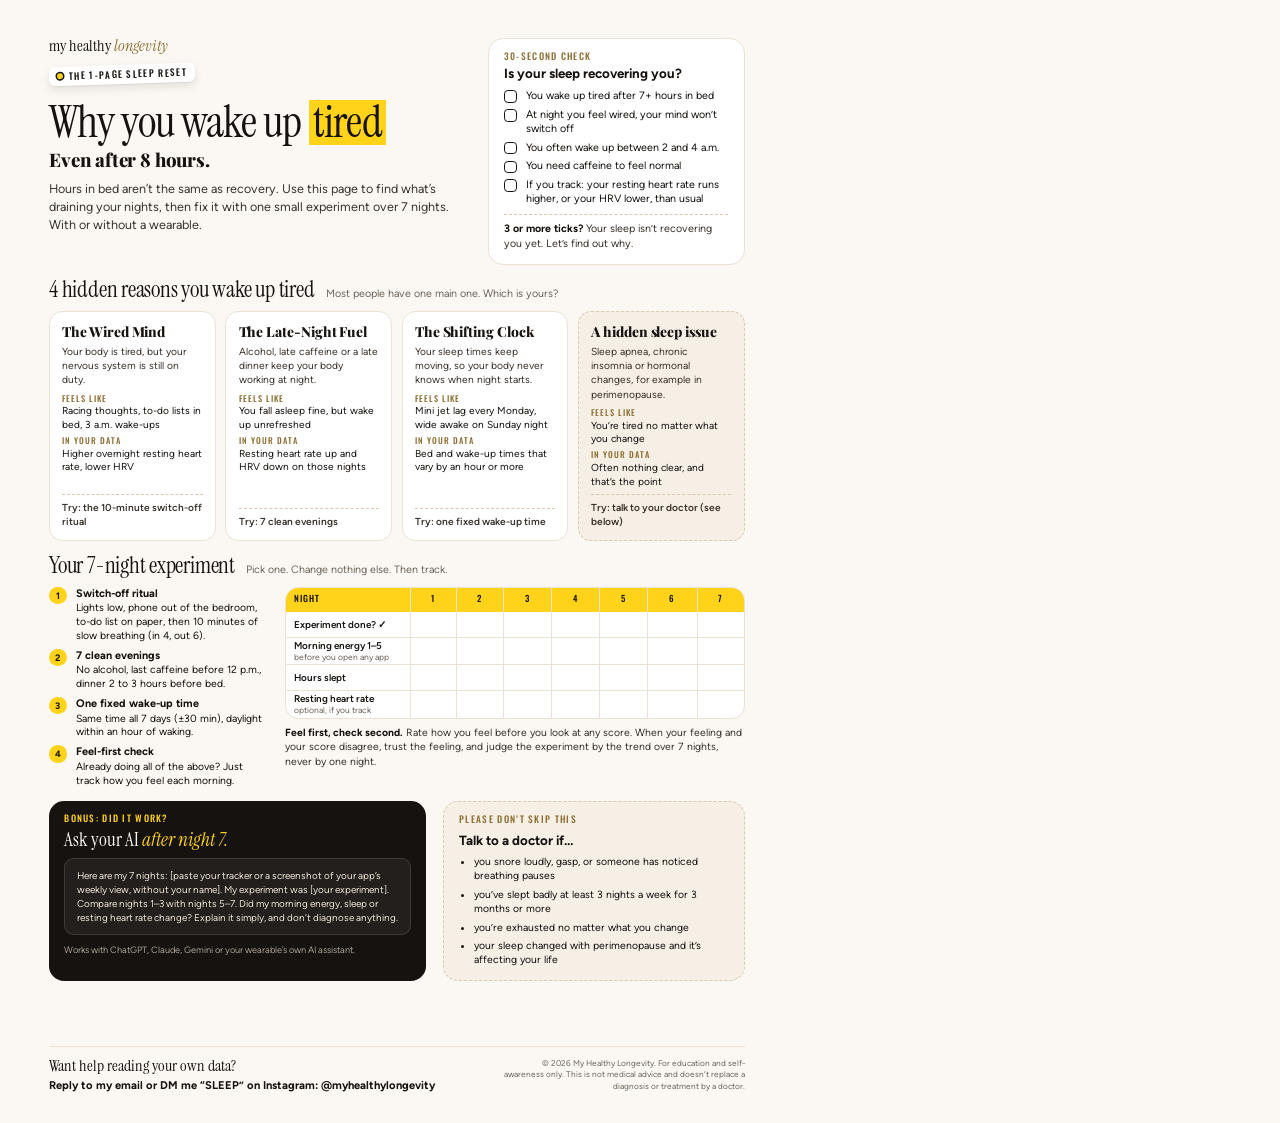
<file: downloads/source/sleep-reset-source.html>
<!doctype html>
<html lang="en">
<head>
<meta charset="utf-8">
<title>Why You Wake Up Tired – The 1-Page Sleep Reset | My Healthy Longevity</title>
<style>
@font-face { font-family: 'Figtree'; src: url('../../assets/quiz/fonts/figtree-latin-wght-normal.woff2') format('woff2'); font-weight: 300 900; font-style: normal; }
@font-face { font-family: 'Figtree'; src: url('../../assets/quiz/fonts/figtree-latin-wght-italic.woff2') format('woff2'); font-weight: 300 900; font-style: italic; }
@font-face { font-family: 'Instrument Serif'; src: url('../../assets/quiz/fonts/instrument-serif-latin-400-normal.woff2') format('woff2'); font-weight: 400; font-style: normal; }
@font-face { font-family: 'Instrument Serif'; src: url('../../assets/quiz/fonts/instrument-serif-latin-400-italic.woff2') format('woff2'); font-weight: 400; font-style: italic; }
@font-face { font-family: 'Playfair Display'; src: url('../../assets/quiz/fonts/playfair-display-latin-800-normal.woff2') format('woff2'); font-weight: 800; }
@font-face { font-family: 'Oswald'; src: url('../../assets/quiz/fonts/oswald-latin-wght-normal.woff2') format('woff2'); font-weight: 200 700; }

:root {
  --sunshine-100: #FFF6CC; --sunshine-300: #FFE680; --sunshine-500: #FFD31A;
  --linen-0: #FFFFFF; --linen-50: #FBF8F3; --linen-100: #F5EFE6; --linen-200: #EBE2D4; --sand-300: #D9C9AF;
  --gold-500: #C6A15B; --gold-700: #8E6E33;
  --ink-900: #15120F; --ink-700: #3A332D; --ink-500: #6E655C; --ink-300: #A79D92;
  --elegant: 'Instrument Serif', Didot, serif; --statement: 'Playfair Display', Georgia, serif;
  --sans: 'Figtree', Arial, sans-serif; --label: 'Oswald', 'Arial Narrow', sans-serif;
}
@page { size: A4; margin: 0; }
* { box-sizing: border-box; }
html, body { margin: 0; }
body { font: 400 8.6pt/1.42 var(--sans); color: var(--ink-900); background: var(--linen-50); -webkit-print-color-adjust: exact; print-color-adjust: exact; }
.page { width: 210mm; height: 297mm; padding: 10mm 13mm 8mm; display: flex; flex-direction: column; gap: 3.6mm; overflow: hidden; }
h1, h2, h3, p, ul, ol { margin: 0; }
.mark { background: linear-gradient(transparent 14%, var(--sunshine-500) 14%, var(--sunshine-500) 90%, transparent 90%); padding: 0 .1em; }
.kicker { font: 500 7pt/1 var(--label); letter-spacing: .14em; text-transform: uppercase; color: var(--gold-700); }

/* Header */
.head { display: grid; grid-template-columns: minmax(0, 1fr) 68mm; gap: 6mm; align-items: start; }
.brand { display: flex; align-items: center; justify-content: space-between; margin-bottom: 3mm; }
.wordmark { font: 400 12pt/1 var(--elegant); }
.wordmark em { color: var(--gold-700); }
.sticker { display: inline-block; background: var(--linen-0); font: 500 7pt/1 var(--label); letter-spacing: .14em; text-transform: uppercase; padding: 5px 8px; border-radius: 6px; box-shadow: 0 1px 0 rgba(21,18,15,.06), 0 4px 10px rgba(21,18,15,.10); transform: rotate(-2deg); }
.sticker::before { content: ''; display: inline-block; width: 6px; height: 6px; border-radius: 50%; background: var(--sunshine-500); box-shadow: 0 0 0 1.5px var(--ink-900); margin-right: 6px; vertical-align: 1px; }
h1 { font: 400 34pt/0.95 var(--elegant); letter-spacing: -0.02em; }
h1 .aside { display: block; margin-top: 2mm; font: 800 14pt/1.1 var(--statement); letter-spacing: -0.01em; }
.intro { margin-top: 2.5mm; font-size: 9.4pt; line-height: 1.45; color: var(--ink-700); max-width: 118mm; }

/* Self-check card */
.check { background: var(--linen-0); border: 1px solid var(--linen-200); border-radius: 4mm; padding: 3.4mm 4mm; }
.check h2 { font: 700 10pt/1.2 var(--sans); margin: 1.2mm 0 2mm; }
.check ul { list-style: none; padding: 0; display: grid; gap: 1.3mm; }
.check li { display: grid; grid-template-columns: 4mm minmax(0, 1fr); gap: 2mm; font-size: 8pt; line-height: 1.3; }
.box { width: 3.4mm; height: 3.4mm; border: 1.2px solid var(--ink-900); border-radius: 1mm; margin-top: .3mm; }
.check .verdict { margin-top: 2mm; padding-top: 1.8mm; border-top: 1px dashed var(--sand-300); font-size: 8pt; color: var(--ink-700); }
.check .verdict strong { color: var(--ink-900); }

/* Section titles */
.sec-title { display: flex; align-items: baseline; gap: 3mm; }
.sec-title h2 { font: 400 17pt/1 var(--elegant); letter-spacing: -0.01em; }
.sec-title span { color: var(--ink-500); font-size: 8pt; }

/* Reasons grid */
.reasons { display: grid; grid-template-columns: repeat(4, minmax(0, 1fr)); gap: 2.6mm; margin-top: 2.4mm; }
.reason { background: var(--linen-0); border: 1px solid var(--linen-200); border-radius: 3.5mm; padding: 3.2mm 3.2mm 3mm; display: flex; flex-direction: column; gap: 1.6mm; }
.reason.doc { background: var(--linen-100); border: 1.2px dashed var(--sand-300); }
.reason h3 { font: 800 10.4pt/1.1 var(--statement); letter-spacing: -0.005em; }
.reason p { font-size: 7.7pt; line-height: 1.38; color: var(--ink-700); }
.reason dl { margin: 0; display: grid; gap: 1.3mm; }
.reason dt { font: 500 6.3pt/1 var(--label); letter-spacing: .12em; text-transform: uppercase; color: var(--gold-700); }
.reason dd { margin: .6mm 0 0; font-size: 7.6pt; line-height: 1.33; }
.reason .try { margin-top: auto; padding-top: 1.6mm; border-top: 1px dashed var(--sand-300); font-size: 7.6pt; font-weight: 600; }

/* Experiment */
.experiment { display: grid; grid-template-columns: 58mm minmax(0, 1fr); gap: 4.5mm; margin-top: 2.4mm; }
.pick { display: grid; gap: 1.8mm; align-content: start; }
.pick p { font-size: 8pt; color: var(--ink-700); }
.pick ol { list-style: none; padding: 0; display: grid; gap: 1.6mm; }
.pick li { display: grid; grid-template-columns: 5mm minmax(0, 1fr); gap: 2mm; font-size: 7.8pt; line-height: 1.33; }
.pick li b { display: block; font-weight: 700; font-size: 8.2pt; }
.num { width: 4.6mm; height: 4.6mm; border-radius: 50%; background: var(--sunshine-500); display: grid; place-items: center; font: 700 7pt/1 var(--sans); }

table { width: 100%; border-collapse: separate; border-spacing: 0; background: var(--linen-0); border: 1px solid var(--linen-200); border-radius: 3.5mm; overflow: hidden; font-size: 7.4pt; }
th, td { border-bottom: 1px solid var(--linen-200); border-right: 1px solid var(--linen-200); padding: 0 2mm; height: 7mm; text-align: center; }
th:last-child, td:last-child { border-right: 0; }
tr:last-child th, tr:last-child td { border-bottom: 0; }
thead th { height: 6.4mm; background: var(--sunshine-500); font: 500 6.6pt/1 var(--label); letter-spacing: .12em; text-transform: uppercase; }
tbody th { text-align: left; font-weight: 600; width: 33mm; line-height: 1.2; }
tbody th small { display: block; font-weight: 400; color: var(--ink-500); font-size: 6.4pt; }
.experiment-table { display: grid; gap: 1.8mm; align-content: start; }
.rule { font-size: 7.8pt; color: var(--ink-700); }
.rule strong { color: var(--ink-900); }

/* Bottom row */
.bottom { display: grid; grid-template-columns: minmax(0, 1.25fr) minmax(0, 1fr); gap: 4.5mm; }
.prompt { background: var(--ink-900); color: var(--linen-50); border-radius: 4mm; padding: 3.4mm 4mm; display: grid; gap: 2mm; align-content: start; }
.prompt .kicker { color: var(--sunshine-500); }
.prompt h3 { font: 400 14pt/1.05 var(--elegant); }
.prompt h3 em { color: var(--sunshine-500); }
.prompt pre { margin: 0; white-space: pre-wrap; font: 400 7.4pt/1.42 var(--sans); color: var(--linen-200); background: rgba(255,255,255,.06); border: 1px solid rgba(255,255,255,.12); border-radius: 2.5mm; padding: 2.6mm 3mm; }
.prompt p { font-size: 6.9pt; color: var(--ink-300); }
.doctor { background: var(--linen-100); border: 1.2px dashed var(--sand-300); border-radius: 4mm; padding: 3.4mm 4mm; display: grid; gap: 2mm; align-content: start; }
.doctor h3 { font: 700 10pt/1.2 var(--sans); }
.doctor ul { padding-left: 4mm; display: grid; gap: 1.2mm; font-size: 7.8pt; line-height: 1.35; }

.foot { margin-top: auto; display: flex; justify-content: space-between; align-items: end; gap: 6mm; padding-top: 2.6mm; border-top: 1px solid var(--linen-200); }
.foot .cta { font: 400 12pt/1.15 var(--elegant); }
.foot .cta b { font-family: var(--sans); font-weight: 700; font-size: 8.4pt; display: block; margin-top: 1mm; }
.foot .legal { font-size: 6.2pt; color: var(--ink-500); max-width: 64mm; text-align: right; line-height: 1.4; }
</style>
</head>
<body>
<div class="page">

  <header class="head">
    <div>
      <div class="brand"><span class="wordmark">my healthy <em>longevity</em></span></div>
      <span class="sticker">The 1-page sleep reset</span>
      <h1 style="margin-top:4mm">Why you wake up <span class="mark">tired</span>
        <span class="aside">Even after 8 hours.</span></h1>
      <p class="intro">Hours in bed aren’t the same as recovery. Use this page to find what’s draining your nights, then fix it with one small experiment over 7 nights. With or without a wearable.</p>
    </div>
    <div class="check">
      <p class="kicker">30-second check</p>
      <h2>Is your sleep recovering you?</h2>
      <ul>
        <li><span class="box"></span><span>You wake up tired after 7+ hours in bed</span></li>
        <li><span class="box"></span><span>At night you feel wired, your mind won’t switch off</span></li>
        <li><span class="box"></span><span>You often wake up between 2 and 4 a.m.</span></li>
        <li><span class="box"></span><span>You need caffeine to feel normal</span></li>
        <li><span class="box"></span><span>If you track: your resting heart rate runs higher, or your HRV lower, than usual</span></li>
      </ul>
      <p class="verdict"><strong>3 or more ticks?</strong> Your sleep isn’t recovering you yet. Let’s find out why.</p>
    </div>
  </header>

  <section>
    <div class="sec-title"><h2>4 hidden reasons you wake up tired</h2><span>Most people have one main one. Which is yours?</span></div>
    <div class="reasons">
      <article class="reason">
        <h3>The Wired Mind</h3>
        <p>Your body is tired, but your nervous system is still on duty.</p>
        <dl>
          <div><dt>Feels like</dt><dd>Racing thoughts, to-do lists in bed, 3 a.m. wake-ups</dd></div>
          <div><dt>In your data</dt><dd>Higher overnight resting heart rate, lower HRV</dd></div>
        </dl>
        <p class="try">Try: the 10-minute switch-off ritual</p>
      </article>
      <article class="reason">
        <h3>The Late-Night Fuel</h3>
        <p>Alcohol, late caffeine or a late dinner keep your body working at night.</p>
        <dl>
          <div><dt>Feels like</dt><dd>You fall asleep fine, but wake up unrefreshed</dd></div>
          <div><dt>In your data</dt><dd>Resting heart rate up and HRV down on those nights</dd></div>
        </dl>
        <p class="try">Try: 7 clean evenings</p>
      </article>
      <article class="reason">
        <h3>The Shifting Clock</h3>
        <p>Your sleep times keep moving, so your body never knows when night starts.</p>
        <dl>
          <div><dt>Feels like</dt><dd>Mini jet lag every Monday, wide awake on Sunday night</dd></div>
          <div><dt>In your data</dt><dd>Bed and wake-up times that vary by an hour or more</dd></div>
        </dl>
        <p class="try">Try: one fixed wake-up time</p>
      </article>
      <article class="reason doc">
        <h3>A hidden sleep issue</h3>
        <p>Sleep apnea, chronic insomnia or hormonal changes, for example in perimenopause.</p>
        <dl>
          <div><dt>Feels like</dt><dd>You’re tired no matter what you change</dd></div>
          <div><dt>In your data</dt><dd>Often nothing clear, and that’s the point</dd></div>
        </dl>
        <p class="try">Try: talk to your doctor (see below)</p>
      </article>
    </div>
  </section>

  <section>
    <div class="sec-title"><h2>Your 7-night experiment</h2><span>Pick one. Change nothing else. Then track.</span></div>
    <div class="experiment">
      <div class="pick">
        <ol>
          <li><span class="num">1</span><span><b>Switch-off ritual</b>Lights low, phone out of the bedroom, to-do list on paper, then 10 minutes of slow breathing (in 4, out 6).</span></li>
          <li><span class="num">2</span><span><b>7 clean evenings</b>No alcohol, last caffeine before 12 p.m., dinner 2 to 3 hours before bed.</span></li>
          <li><span class="num">3</span><span><b>One fixed wake-up time</b>Same time all 7 days (±30 min), daylight within an hour of waking.</span></li>
          <li><span class="num">4</span><span><b>Feel-first check</b>Already doing all of the above? Just track how you feel each morning.</span></li>
        </ol>
      </div>
      <div class="experiment-table">
        <table aria-label="7-night tracker">
          <thead><tr><th style="text-align:left">Night</th><th>1</th><th>2</th><th>3</th><th>4</th><th>5</th><th>6</th><th>7</th></tr></thead>
          <tbody>
            <tr><th>Experiment done? ✓</th><td></td><td></td><td></td><td></td><td></td><td></td><td></td></tr>
            <tr><th>Morning energy 1–5<small>before you open any app</small></th><td></td><td></td><td></td><td></td><td></td><td></td><td></td></tr>
            <tr><th>Hours slept</th><td></td><td></td><td></td><td></td><td></td><td></td><td></td></tr>
            <tr><th>Resting heart rate<small>optional, if you track</small></th><td></td><td></td><td></td><td></td><td></td><td></td><td></td></tr>
          </tbody>
        </table>
        <p class="rule"><strong>Feel first, check second.</strong> Rate how you feel before you look at any score. When your feeling and your score disagree, trust the feeling, and judge the experiment by the trend over 7 nights, never by one night.</p>
      </div>
    </div>
  </section>

  <section class="bottom">
    <div class="prompt">
      <p class="kicker">Bonus: did it work?</p>
      <h3>Ask your AI <em>after night 7.</em></h3>
<pre>Here are my 7 nights: [paste your tracker or a screenshot of your app’s weekly view, without your name]. My experiment was [your experiment]. Compare nights 1–3 with nights 5–7. Did my morning energy, sleep or resting heart rate change? Explain it simply, and don’t diagnose anything.</pre>
      <p>Works with ChatGPT, Claude, Gemini or your wearable’s own AI assistant.</p>
    </div>
    <div class="doctor">
      <p class="kicker">Please don’t skip this</p>
      <h3>Talk to a doctor if…</h3>
      <ul>
        <li>you snore loudly, gasp, or someone has noticed breathing pauses</li>
        <li>you’ve slept badly at least 3 nights a week for 3 months or more</li>
        <li>you’re exhausted no matter what you change</li>
        <li>your sleep changed with perimenopause and it’s affecting your life</li>
      </ul>
    </div>
  </section>

  <footer class="foot">
    <p class="cta">Want help reading your own data?<b>Reply to my email or DM me “SLEEP” on Instagram: @myhealthylongevity</b></p>
    <p class="legal">© 2026 My Healthy Longevity. For education and self-awareness only. This is not medical advice and doesn’t replace a diagnosis or treatment by a doctor.</p>
  </footer>
</div>
</body>
</html>
</file>
<file: assets/styles.css>
/* My Healthy Longevity – Coaching landing page
   Tokens from the My Healthy Longevity design system (sunshine / linen / ink / gold),
   same as the sleep quiz. Fonts are self-hosted (no Google request). */

@font-face{font-family:'Figtree';src:url('quiz/fonts/figtree-latin-wght-normal.woff2') format('woff2');font-weight:300 900;font-style:normal;font-display:swap}
@font-face{font-family:'Figtree';src:url('quiz/fonts/figtree-latin-wght-italic.woff2') format('woff2');font-weight:300 900;font-style:italic;font-display:swap}
@font-face{font-family:'Instrument Serif';src:url('quiz/fonts/instrument-serif-latin-400-normal.woff2') format('woff2');font-weight:400;font-style:normal;font-display:swap}
@font-face{font-family:'Instrument Serif';src:url('quiz/fonts/instrument-serif-latin-400-italic.woff2') format('woff2');font-weight:400;font-style:italic;font-display:swap}
@font-face{font-family:'Playfair Display';src:url('quiz/fonts/playfair-display-latin-800-normal.woff2') format('woff2');font-weight:800;font-style:normal;font-display:swap}
@font-face{font-family:'Oswald';src:url('quiz/fonts/oswald-latin-wght-normal.woff2') format('woff2');font-weight:200 700;font-style:normal;font-display:swap}

:root{
  color-scheme:light;
  --sunshine-100:#FFF6CC;--sunshine-300:#FFE680;--sunshine-500:#FFD31A;--sunshine-700:#C99A00;
  --linen-0:#FFFFFF;--linen-50:#FBF8F3;--linen-100:#F5EFE6;--linen-200:#EBE2D4;--sand-300:#D9C9AF;
  --gold-300:#E3CB93;--gold-500:#C6A15B;--gold-700:#8E6E33;
  --palm-100:#E2EBDD;--palm-700:#24432A;
  --ink-900:#15120F;--ink-700:#3A332D;--ink-500:#6E655C;--ink-300:#A79D92;
  --terracotta-100:#F8E3DE;--terracotta-500:#C2412D;

  --font-elegant:'Instrument Serif',Didot,'Times New Roman',serif;
  --font-statement:'Playfair Display',Georgia,serif;
  --font-sans:'Figtree','Helvetica Neue',Arial,sans-serif;
  --font-label:'Oswald','Arial Narrow',sans-serif;

  --radius-sticker:10px;--radius-md:14px;--radius-lg:22px;--radius-pill:999px;
  --shadow-sticker:0 2px 0 rgba(21,18,15,.06),0 6px 16px rgba(21,18,15,.12);
  --shadow-soft:0 1px 2px rgba(154,100,68,.08),0 8px 24px rgba(154,100,68,.10);
  --shadow-lift:0 2px 4px rgba(154,100,68,.08),0 24px 56px -12px rgba(154,100,68,.28);
  --ease-out:cubic-bezier(.22,.8,.3,1);
  --ease-pop:cubic-bezier(.34,1.56,.64,1);

  --container:1160px;
  --gutter:24px;
  --section-y:clamp(64px,9vw,112px);
}

*,*::before,*::after{box-sizing:border-box}
html{scroll-behavior:smooth;scroll-padding-top:84px;-webkit-text-size-adjust:100%}
@media (prefers-reduced-motion:reduce){html{scroll-behavior:auto}*{transition:none!important;animation:none!important}}
body{margin:0;background:var(--linen-50);color:var(--ink-700);font:400 16.5px/1.6 var(--font-sans);-webkit-font-smoothing:antialiased;overflow-x:hidden}
img{max-width:100%;display:block}
a{color:inherit}
h1,h2,h3,h4{margin:0;color:var(--ink-900);text-wrap:balance}
h1,h2{font-family:var(--font-elegant);font-weight:400;letter-spacing:-.02em}
h3,h4{font-family:var(--font-sans);font-weight:700;letter-spacing:-.005em}
p{margin:0;text-wrap:pretty}
::selection{background:var(--sunshine-300);color:var(--ink-900)}
:focus-visible{outline:2px solid var(--gold-500);outline-offset:3px;border-radius:6px}
[hidden]{display:none!important}

.container{max-width:var(--container);margin:0 auto;padding:0 var(--gutter)}
.narrow{max-width:780px}
.section{padding:var(--section-y) 0}
.kicker{display:block;font:500 12.5px/1.3 var(--font-label);letter-spacing:.14em;text-transform:uppercase;color:var(--gold-700);margin-bottom:16px}
.section-title{font-size:clamp(38px,5vw,60px);line-height:1.02;max-width:18ch}
.section-title em{color:var(--gold-700)}
.section-lead{font-size:19px;line-height:1.55;max-width:56ch;margin-top:20px}
.mark{background:linear-gradient(transparent 12%,var(--sunshine-500) 12%,var(--sunshine-500) 92%,transparent 92%);padding:0 .12em;-webkit-box-decoration-break:clone;box-decoration-break:clone}
.skip{position:absolute;left:-9999px}
.skip:focus{left:16px;top:16px;z-index:100;background:var(--linen-0);padding:8px 14px;border-radius:var(--radius-pill)}

/* Sticker label */
.sticker{display:inline-flex;align-items:center;gap:8px;background:var(--linen-0);color:var(--ink-900);font:500 12px/1 var(--font-label);letter-spacing:.14em;text-transform:uppercase;padding:9px 12px;border-radius:var(--radius-sticker);box-shadow:var(--shadow-sticker);transform:rotate(-2deg);margin-bottom:22px}
.sticker .dot{width:8px;height:8px;border-radius:50%;background:var(--sunshine-500);box-shadow:0 0 0 2px var(--ink-900)}

/* ---------- Buttons ---------- */
.btn{display:inline-flex;align-items:center;justify-content:center;gap:8px;min-height:54px;padding:0 28px;border-radius:var(--radius-pill);border:1.5px solid var(--ink-900);background:var(--ink-900);color:var(--linen-50);font:600 16.5px/1 var(--font-sans);letter-spacing:.01em;text-decoration:none;cursor:pointer;white-space:nowrap;transition:background .14s var(--ease-out),transform .14s var(--ease-pop),border-color .14s,color .14s}
.btn:hover{background:var(--ink-700);border-color:var(--ink-700);color:var(--linen-50)}
.btn:active{transform:scale(.97)}
.btn svg{width:18px;height:18px;flex:none}
.btn-accent{background:var(--sunshine-500);border-color:var(--sunshine-500);color:var(--ink-900)}
.btn-accent:hover{background:var(--sunshine-300);border-color:var(--sunshine-300);color:var(--ink-900)}
.btn-ink{background:var(--ink-900);color:var(--linen-50)}
.btn-ghost,.btn-luxe{background:transparent;border-color:var(--gold-500);color:var(--gold-700)}
.btn-ghost:hover,.btn-luxe:hover{background:var(--sunshine-100);border-color:var(--gold-500);color:var(--gold-700)}
.btn-sm{min-height:42px;padding:0 18px;font-size:14.5px}
.btn[disabled]{opacity:.5;cursor:progress}

/* ---------- Wordmark ---------- */
.wordmark{font:400 24px/1 var(--font-elegant);color:var(--ink-900);text-decoration:none;letter-spacing:-.01em;white-space:nowrap}
.wordmark em{color:var(--gold-700)}

/* ---------- Header ---------- */
.header{position:sticky;top:0;z-index:50;background:rgba(251,248,243,.88);backdrop-filter:saturate(120%) blur(14px);-webkit-backdrop-filter:saturate(120%) blur(14px);border-bottom:1px solid transparent;transition:border-color .2s}
.header.scrolled{border-bottom-color:var(--linen-200)}
.header-inner{display:flex;align-items:center;justify-content:space-between;gap:24px;height:72px}
.nav{display:flex;align-items:center;gap:28px}
.nav a.navlink{font:500 12.5px/1 var(--font-label);letter-spacing:.14em;text-transform:uppercase;text-decoration:none;color:var(--ink-700)}
.nav a.navlink:hover{color:var(--gold-700)}
@media (max-width:900px){.nav a.navlink{display:none}}

/* ---------- Hero ---------- */
.hero{padding:clamp(40px,6vw,88px) 0 var(--section-y)}
.hero-grid{display:grid;grid-template-columns:1.1fr .9fr;gap:clamp(40px,6vw,80px);align-items:center}
.hero h1{font-size:clamp(48px,7vw,88px);line-height:.98}
.hero h1 .aside{display:block;margin-top:14px;font:800 clamp(22px,2.6vw,32px)/1.15 var(--font-statement);letter-spacing:-.01em}
.hero-sub{font-size:clamp(17.5px,1.5vw,19px);line-height:1.55;margin-top:24px;max-width:50ch}
.hero-ctas{display:flex;flex-wrap:wrap;gap:12px;margin-top:34px}
.hero-meta{display:flex;flex-wrap:wrap;gap:8px 20px;margin-top:20px;font-size:14px;color:var(--ink-500)}
.hero-meta span{display:inline-flex;align-items:center;gap:6px}
.hero-meta svg{width:16px;height:16px;color:var(--gold-700)}

.hero-gets{margin-top:14px;max-width:46ch;font-size:15.5px;line-height:1.5;color:var(--ink-700)}

/* Readout card */
.readout{background:var(--linen-0);border:1px solid var(--linen-200);border-radius:var(--radius-lg);box-shadow:var(--shadow-lift);padding:26px 28px;position:relative}
.readout-head{display:flex;justify-content:space-between;align-items:center;gap:12px;padding-bottom:14px;border-bottom:1px solid var(--linen-200)}
.readout-head .kicker{margin:0}
.readout-head small{font-size:12.5px;color:var(--ink-500)}
.metric{display:grid;grid-template-columns:1fr auto;gap:2px 16px;padding:15px 0;border-bottom:1px solid var(--linen-200)}
.metric:last-of-type{border-bottom:0}
.metric-name{font:400 23px/1.1 var(--font-elegant);color:var(--ink-900)}
.metric-desc{font-size:13.5px;color:var(--ink-500);grid-column:1}
.metric-val{font:600 15.5px/1.5 var(--font-sans);color:var(--ink-900);text-align:right;font-variant-numeric:tabular-nums}
.chip{grid-column:2;justify-self:end;font:500 11px/1 var(--font-label);letter-spacing:.12em;text-transform:uppercase;padding:5px 9px;border-radius:var(--radius-pill)}
.chip-good{background:var(--palm-100);color:var(--palm-700)}
.chip-watch{background:var(--sunshine-100);color:#7A5E00}
.chip-risk{background:var(--terracotta-100);color:var(--terracotta-500)}
.bar{grid-column:1/-1;height:5px;background:var(--linen-100);border-radius:5px;margin-top:9px;position:relative;overflow:hidden}
.bar i{position:absolute;inset:0 auto 0 0;border-radius:5px}
.readout-foot{margin-top:10px;padding-top:14px;border-top:1px dashed var(--sand-300);font-size:13.5px;color:var(--ink-500);display:flex;gap:10px;align-items:flex-start}
.readout-foot svg{width:18px;height:18px;flex:none;color:var(--gold-700);margin-top:2px}
.readout .sticker{position:absolute;top:-16px;right:22px;margin:0;transform:rotate(3deg)}

/* ---------- Problem ---------- */
.problem-grid{display:grid;grid-template-columns:repeat(3,1fr);gap:20px;margin-top:52px}
.problem{background:var(--linen-0);border:1px solid var(--linen-200);border-radius:var(--radius-lg);box-shadow:var(--shadow-soft);padding:28px}
.problem h3{font:400 27px/1.1 var(--font-elegant);margin-bottom:10px}
.problem p{font-size:15.5px}

/* ---------- Method (ink) ---------- */
.method{background:var(--ink-900);color:var(--ink-300)}
.method h2,.method h3,.method h4{color:var(--linen-50)}
.method .kicker{color:var(--sunshine-500)}
.method .section-title em{color:var(--sunshine-500)}
.method .section-lead{color:var(--ink-300)}
.steps{display:grid;grid-template-columns:repeat(4,1fr);gap:16px;margin-top:56px}
.step{background:#211C18;border:1px solid #2E2722;border-radius:var(--radius-lg);padding:26px 24px}
.step-num{display:inline-flex;align-items:center;gap:10px;font:500 12px/1 var(--font-label);letter-spacing:.14em;color:var(--sunshine-500);margin-bottom:18px}
.step-num b{width:30px;height:30px;border-radius:50%;background:var(--sunshine-500);color:var(--ink-900);display:grid;place-items:center;font:700 14px/1 var(--font-sans);letter-spacing:0}
.step h3{font:400 32px/1.05 var(--font-elegant);margin-bottom:10px}
.step p{font-size:15px}
.step ul{list-style:none;padding:0;margin:18px 0 0;font-size:14px;color:var(--sand-300)}
.step li{padding:7px 0;border-top:1px solid #2E2722;display:flex;gap:8px}
.step li::before{content:"";width:6px;height:6px;border-radius:50%;background:var(--gold-500);margin-top:8px;flex:none}
.principles{display:grid;grid-template-columns:repeat(3,1fr);gap:28px;margin-top:56px;padding-top:44px;border-top:1px solid #2E2722}
.principles h4{font:400 26px/1.1 var(--font-elegant);margin-bottom:8px}
.principles p{font-size:14.5px}

/* ---------- Levers ---------- */
.levers{display:grid;grid-template-columns:repeat(4,1fr);gap:18px;margin-top:52px}
.lever{background:var(--linen-0);border:1px solid var(--linen-200);border-radius:var(--radius-lg);box-shadow:var(--shadow-soft);padding:28px 24px;display:flex;flex-direction:column}
.lever-icon{width:46px;height:46px;border-radius:50%;background:var(--sunshine-100);color:var(--ink-900);display:grid;place-items:center;margin-bottom:18px}
.lever-icon svg{width:22px;height:22px}
.lever h3{font:400 30px/1.05 var(--font-elegant);margin-bottom:8px}
.lever p{font-size:14.5px;margin-bottom:18px}
.lever .markers{margin-top:auto;display:flex;flex-wrap:wrap;gap:6px}
.lever .markers span{font-size:12.5px;padding:5px 11px;background:var(--linen-100);border-radius:var(--radius-pill);color:var(--ink-700)}

/* ---------- Sleep test teaser ---------- */
/* ---------- Hero photo ---------- */
.hero-photo{margin:0;position:relative;justify-self:center;width:100%;max-width:460px}
.hero-photo img{width:100%;height:auto;aspect-ratio:4/5;object-fit:cover;object-position:50% 32%;border-radius:var(--radius-lg);box-shadow:var(--shadow-lift)}
.hero-photo .sticker{position:absolute;left:-14px;bottom:28px;margin:0;transform:rotate(-4deg);font-size:13px;padding:11px 14px}

/* ---------- Sound familiar ---------- */
.familiar{list-style:none;padding:0;margin:48px 0 0;display:grid;grid-template-columns:repeat(3,1fr);gap:14px}
.familiar li{display:flex;gap:12px;align-items:flex-start;background:var(--linen-0);border:1px solid var(--linen-200);border-radius:var(--radius-md);box-shadow:var(--shadow-soft);padding:20px 20px;font-size:16px;line-height:1.45;color:var(--ink-900)}
.familiar svg{width:20px;height:20px;flex:none;margin-top:1px;padding:3px;border-radius:50%;background:var(--sunshine-500);color:var(--ink-900)}
.familiar-note{margin-top:36px;font:400 clamp(24px,2.6vw,32px)/1.25 var(--font-elegant);color:var(--ink-900);max-width:36ch}
.familiar-note strong{font-weight:400;background:linear-gradient(transparent 60%,var(--sunshine-300) 60%)}

/* ---------- Why sleep (ink) ---------- */
.why-grid{display:grid;grid-template-columns:repeat(3,1fr);gap:16px;margin-top:52px}
.why{background:#211C18;border:1px solid #2E2722;border-radius:var(--radius-lg);padding:30px 26px}
.why-icon{width:48px;height:48px;border-radius:50%;background:var(--sunshine-500);color:var(--ink-900);display:grid;place-items:center;margin-bottom:22px}
.why-icon svg{width:24px;height:24px}
.why h3{font:400 30px/1.08 var(--font-elegant);margin-bottom:10px}
.why p{font-size:15.5px}
.why-foot{margin-top:44px;padding-top:32px;border-top:1px solid #2E2722;font:400 clamp(22px,2.4vw,28px)/1.3 var(--font-elegant);color:var(--linen-50);max-width:44ch}
.why-foot span{color:var(--sunshine-500);font-style:italic}

/* ---------- Story ---------- */
.story-grid{display:grid;grid-template-columns:.9fr 1.1fr;gap:clamp(36px,6vw,88px);align-items:start}
.story-head{position:sticky;top:110px}
.story-photo{margin:28px 0 0}
.story-photo img{width:100%;height:auto;aspect-ratio:4/5;object-fit:cover;object-position:50% 45%;border-radius:var(--radius-lg);box-shadow:var(--shadow-lift)}
.story-photo + .story-quote{margin-top:-48px;margin-left:24px;margin-right:-12px;position:relative}
.story-quote{margin:32px 0 0;padding:24px 26px;background:var(--sunshine-500);border-radius:var(--radius-lg);font:400 clamp(24px,2.4vw,30px)/1.2 var(--font-elegant);color:var(--ink-900);transform:rotate(-1deg);box-shadow:var(--shadow-soft)}
.story-body p + p{margin-top:16px}
.story-body .lead{margin-top:0}
.story-body strong{color:var(--ink-900)}

/* ---------- How it works ---------- */
.how-grid{display:grid;grid-template-columns:repeat(3,1fr);gap:18px;margin-top:52px}
.how{background:var(--linen-0);border:1px solid var(--linen-200);border-radius:var(--radius-lg);box-shadow:var(--shadow-soft);padding:30px 26px}
.how-num{display:grid;place-items:center;width:40px;height:40px;border-radius:50%;background:var(--sunshine-500);font:700 17px/1 var(--font-sans);color:var(--ink-900);margin-bottom:20px}
.how h3{font:400 32px/1.05 var(--font-elegant);margin-bottom:10px}
.how p{font-size:15.5px}
.how-note{margin-top:28px;font-size:16px;color:var(--ink-500)}

.sleep-type-field input{background:var(--sunshine-100);border-color:var(--sunshine-300);font-weight:600}
.quiz-card{display:grid;grid-template-columns:1.05fr .95fr;gap:clamp(28px,4vw,56px);align-items:center;background:var(--sunshine-500);border-radius:var(--radius-lg);padding:clamp(28px,4.5vw,56px);position:relative;overflow:hidden}
.quiz-card .sticker{margin-bottom:18px}
.quiz-card h2{font-size:clamp(38px,4.6vw,58px);line-height:1}
.quiz-card h2 .aside{display:block;margin-top:10px;font:800 clamp(20px,2.2vw,26px)/1.15 var(--font-statement);letter-spacing:-.01em}
.quiz-card p.lead{margin-top:18px;font-size:17.5px;color:var(--ink-900);max-width:46ch}
.quiz-card .hero-ctas{margin-top:26px}
.quiz-card .hero-meta{color:var(--ink-700)}
.quiz-card .hero-meta svg{color:var(--ink-900)}
.quiz-types{display:grid;grid-template-columns:1fr 1fr;gap:12px}
.quiz-types div{background:var(--linen-0);border-radius:var(--radius-md);padding:16px 18px;font:400 22px/1.12 var(--font-elegant);color:var(--ink-900);box-shadow:0 1px 0 rgba(21,18,15,.06),0 8px 20px -10px rgba(21,18,15,.25)}
.quiz-types div:nth-child(odd){transform:rotate(-1.2deg)}
.quiz-types div:nth-child(even){transform:rotate(1deg)}
.quiz-types small{display:block;margin-top:5px;font:400 13px/1.35 var(--font-sans);color:var(--ink-500)}

/* ---------- About ---------- */
.about{background:var(--linen-100)}
.about-grid{display:grid;grid-template-columns:.85fr 1.15fr;gap:clamp(40px,6vw,88px);align-items:center}
.portrait{margin:0;position:relative}
.portrait img{width:100%;height:auto;aspect-ratio:4/5;object-fit:cover;object-position:50% 30%;border-radius:var(--radius-lg);box-shadow:var(--shadow-lift)}
.portrait .sticker{position:absolute;left:18px;bottom:0;margin:0;transform:translateY(40%) rotate(-3deg)}
.about .section-title{max-width:none}
.about p + p{margin-top:16px}
.about .lead{font-size:19px;line-height:1.55;color:var(--ink-900);margin-top:20px}
.creds{list-style:none;padding:0;margin:28px 0 0;display:grid;grid-template-columns:1fr 1fr;gap:10px}
.creds li{display:flex;gap:10px;align-items:flex-start;font-size:14.5px;padding:14px 16px;background:var(--linen-0);border:1px solid var(--linen-200);border-radius:var(--radius-md)}
.creds svg{width:18px;height:18px;color:var(--gold-700);flex:none;margin-top:2px}
.todo{background:var(--sunshine-100);outline:1px dashed var(--sunshine-700);padding:0 3px;border-radius:3px}

/* ---------- Discovery Call ---------- */
.call{background:var(--linen-100)}
.call-grid{display:grid;grid-template-columns:.95fr 1.05fr;gap:clamp(40px,5vw,72px);align-items:start}
.call-host{display:flex;align-items:center;gap:14px;margin-bottom:22px}
.call-host img{width:64px;height:64px;border-radius:50%;object-fit:cover;object-position:50% 25%;box-shadow:0 0 0 3px var(--linen-0),0 0 0 4.5px var(--sunshine-500)}
.call-host span{font-size:14px;color:var(--ink-500);line-height:1.4}
.call-host b{display:block;font:400 22px/1.1 var(--font-elegant);color:var(--ink-900)}
.agenda{list-style:none;padding:0;margin:30px 0 0}
.agenda li{display:grid;grid-template-columns:64px 1fr;gap:16px;padding:16px 0;border-top:1px solid var(--linen-200)}
.agenda b{font:500 13px/1.6 var(--font-label);letter-spacing:.1em;text-transform:uppercase;color:var(--gold-700)}
.agenda strong{display:block;font:400 23px/1.15 var(--font-elegant);color:var(--ink-900)}
.agenda span{font-size:14.5px}
.fit{margin-top:32px;display:grid;gap:14px}
.fit-card{background:var(--linen-0);border:1px solid var(--linen-200);border-radius:var(--radius-lg);box-shadow:var(--shadow-soft);padding:24px 26px}
.fit-card h4{font:400 26px/1.1 var(--font-elegant);margin:0 0 14px}
.fit-card ul{list-style:none;padding:0;margin:0;display:grid;gap:10px}
.fit-card li{display:flex;gap:12px;align-items:flex-start;font-size:15.5px;line-height:1.45;color:var(--ink-900)}
.fit-card svg{width:20px;height:20px;flex:none;margin-top:1px;padding:3px;border-radius:50%;background:var(--sunshine-500);color:var(--ink-900)}
.fit-note{background:var(--linen-50);border:1.2px dashed var(--sand-300);border-radius:var(--radius-md);padding:14px 18px;font-size:13.5px;line-height:1.5;color:var(--ink-500)}
.fit-note strong{color:var(--ink-900);font-weight:600}

.form-card{background:var(--linen-0);border:1px solid var(--linen-200);border-radius:var(--radius-lg);padding:clamp(24px,3.5vw,40px);box-shadow:var(--shadow-lift);position:relative}
.form-card > .sticker{position:absolute;top:-16px;right:24px;margin:0;transform:rotate(3deg);background:var(--sunshine-500)}
.form-card > .sticker .dot{background:var(--linen-0)}
.form-card h3{font:400 34px/1.05 var(--font-elegant);margin-bottom:8px}
.form-card > p{font-size:14.5px;color:var(--ink-500);margin-bottom:24px}
.field{display:flex;flex-direction:column;gap:6px;margin-bottom:16px}
.row2{display:grid;grid-template-columns:1fr 1fr;gap:14px}
label,.legend{font:600 13.5px/1.3 var(--font-sans);color:var(--ink-900)}
label .opt{font-weight:400;color:var(--ink-500)}
input[type=text],input[type=email],select,textarea{width:100%;font:400 16px/1.4 var(--font-sans);color:var(--ink-900);background:var(--linen-0);border:1.5px solid var(--linen-200);border-radius:var(--radius-md);padding:12px 16px;min-height:50px;transition:border-color .15s,box-shadow .15s}
select{appearance:none;-webkit-appearance:none;background-image:url("data:image/svg+xml,%3Csvg xmlns='http://www.w3.org/2000/svg' width='12' height='8' viewBox='0 0 12 8'%3E%3Cpath d='M1 1.5l5 5 5-5' fill='none' stroke='%233A332D' stroke-width='1.6' stroke-linecap='round'/%3E%3C/svg%3E");background-repeat:no-repeat;background-position:right 16px center;padding-right:40px}
textarea{min-height:96px;resize:vertical}
input:focus,select:focus,textarea:focus{outline:none;border-color:var(--gold-500);box-shadow:0 0 0 4px rgba(198,161,91,.25)}
fieldset{border:0;padding:0;margin:0 0 16px}
.checks{display:flex;flex-wrap:wrap;gap:8px;margin-top:8px}
.checks label{font:400 14px/1 var(--font-sans);color:var(--ink-700);display:inline-flex;align-items:center;gap:8px;padding:10px 14px;border:1.5px solid var(--linen-200);border-radius:var(--radius-pill);background:var(--linen-0);cursor:pointer;user-select:none;transition:background .14s,border-color .14s}
.checks label:hover{background:var(--sunshine-100)}
.checks input{accent-color:var(--ink-900);margin:0}
.checks label:has(input:checked){border-color:var(--ink-900);background:var(--sunshine-100);color:var(--ink-900)}
.consent{display:flex;gap:10px;align-items:flex-start;font:400 13px/1.5 var(--font-sans);color:var(--ink-500);margin:4px 0 20px}
.consent input{accent-color:var(--ink-900);margin-top:2px;width:18px;height:18px;flex:none}
.consent a{color:var(--gold-700)}
.form-card .btn{width:100%}
.form-note{font-size:12.5px;color:var(--ink-500);text-align:center;margin-top:12px}
.hp{position:absolute;left:-9999px}

/* ---------- Newsletter (ink) ---------- */
.newsletter{background:var(--ink-900);color:var(--ink-300)}
.newsletter-grid{display:grid;grid-template-columns:1fr 440px;gap:56px;align-items:center}
.newsletter h2{color:var(--linen-50);font-size:clamp(34px,4vw,48px);line-height:1.04}
.newsletter h2 em{color:var(--sunshine-500)}
.newsletter .kicker{color:var(--sunshine-500)}
.newsletter p.lead{margin-top:14px;max-width:50ch}
.nl-points{list-style:none;padding:0;margin:20px 0 0;display:flex;flex-wrap:wrap;gap:8px 20px;font-size:14px;color:var(--sand-300)}
.nl-points li::before{content:"✓ ";color:var(--sunshine-500)}
.nl-form .nl-row{display:flex;gap:8px}
.nl-form input[type=email]{background:#221C18;border-color:#3A332D;color:var(--linen-50);border-radius:var(--radius-pill);padding:12px 20px}
.nl-form input[type=email]::placeholder{color:var(--ink-500)}
.nl-form .btn{flex:none}
.nl-form .consent{color:var(--ink-300);margin:14px 0 0}
.nl-form .consent input{accent-color:var(--sunshine-500)}
.nl-form .consent a{color:var(--sunshine-300)}
.nl-msg{margin-top:12px;font-size:14px;min-height:1em}
.nl-msg.ok{color:#B9D9AE}
.nl-msg.err{color:var(--sunshine-300)}

/* ---------- FAQ ---------- */
.faq-list{margin-top:36px;border-top:1px solid var(--linen-200)}
.faq-list details{border-bottom:1px solid var(--linen-200)}
.faq-list summary{list-style:none;cursor:pointer;padding:22px 44px 22px 0;position:relative;font:400 25px/1.2 var(--font-elegant);color:var(--ink-900)}
.faq-list summary::-webkit-details-marker{display:none}
.faq-list summary::after{content:"+";position:absolute;right:0;top:50%;width:30px;height:30px;border-radius:50%;background:var(--sunshine-100);display:grid;place-items:center;font:400 20px/1 var(--font-sans);transform:translateY(-50%);transition:transform .2s var(--ease-pop),background .2s}
.faq-list details[open] summary::after{transform:translateY(-50%) rotate(45deg);background:var(--sunshine-500)}
.faq-list details p{padding:0 0 22px;max-width:64ch}

/* ---------- Final CTA ---------- */
.final{text-align:center}
.final h2{font-size:clamp(40px,5.4vw,64px);line-height:1.02;max-width:16ch;margin:0 auto}
.final p{max-width:50ch;margin:18px auto 30px;font-size:18px}
.final .hero-ctas{justify-content:center;margin-top:0}

/* ---------- Footer ---------- */
.footer{border-top:1px solid var(--linen-200);padding:40px 0 48px;font-size:13.5px;color:var(--ink-500)}
.footer-inner{display:flex;flex-wrap:wrap;justify-content:space-between;gap:24px;align-items:center}
.footer nav{display:flex;gap:20px;flex-wrap:wrap}
.footer a{text-decoration:none}
.footer nav a:hover{color:var(--gold-700)}
.disclaimer{margin-top:24px;font-size:12.5px;max-width:90ch;line-height:1.55}

/* ---------- Mobile sticky CTA ---------- */
.mobile-cta{display:none}
@media (max-width:720px){
  .mobile-cta{display:flex;position:fixed;left:12px;right:12px;bottom:12px;z-index:60;transform:translateY(140%);transition:transform .3s var(--ease-out)}
  .mobile-cta.show{transform:none}
  .mobile-cta .btn{width:100%;box-shadow:0 12px 32px -10px rgba(21,18,15,.45)}
  body{padding-bottom:84px}
}

/* ---------- Reveal ---------- */
.reveal{opacity:0;transform:translateY(10px);transition:opacity .42s var(--ease-out),transform .42s var(--ease-out)}
.reveal.in{opacity:1;transform:none}
.no-js .reveal{opacity:1;transform:none}

/* ---------- Responsive ---------- */
@media (max-width:1020px){
  .steps{grid-template-columns:1fr 1fr}
  .levers{grid-template-columns:1fr 1fr}
  .newsletter-grid,.quiz-card{grid-template-columns:1fr;gap:32px}
  .familiar{grid-template-columns:1fr 1fr}
}
@media (max-width:860px){
  .hero-grid,.about-grid,.call-grid{grid-template-columns:1fr}
  .problem-grid,.principles,.why-grid,.how-grid,.story-grid{grid-template-columns:1fr;gap:16px}
  .story-grid{gap:32px}
  .story-head{position:static}
  .story-photo img{aspect-ratio:1/1;object-position:50% 40%}
  .story-photo + .story-quote{margin-left:12px;margin-right:12px}
  .hero-photo{max-width:400px}
  .hero-photo .sticker{left:12px}
  .principles{gap:24px}
  .portrait{max-width:440px}
  .portrait img{aspect-ratio:1/1}
  .readout{margin-top:12px}
}
@media (max-width:560px){
  :root{--gutter:16px}
  .wordmark{font-size:21px}
  .steps,.levers,.familiar{grid-template-columns:1fr}
  .hero-photo img{aspect-ratio:1/1}
  .hero-ctas .btn{width:100%}
  .row2,.creds{grid-template-columns:1fr}
  .nl-form .nl-row{flex-direction:column}
  .readout{padding:22px 20px}
  .header .btn-sm{padding:0 14px;font-size:13.5px}
  .quiz-types div{font-size:19px;padding:14px}
}

/* ---------- Legal pages (imprint, privacy) ---------- */
.legal-head{padding:22px 0;border-bottom:1px solid var(--linen-200)}
.legal-head .container{display:flex;justify-content:space-between;align-items:center;gap:16px}
.legal-head .back{font-size:14.5px;color:var(--gold-700);text-decoration:none;font-weight:600}
.legal{padding:clamp(48px,7vw,88px) 0}
.legal .container{max-width:760px}
.legal h1{font-size:clamp(40px,6vw,60px);line-height:1.02}
.legal .updated{margin-top:12px;font-size:14px;color:var(--ink-500)}
.legal h2{font-size:clamp(26px,3.4vw,32px);line-height:1.1;margin:44px 0 12px}
.legal h3{font-size:17px;margin:26px 0 6px}
.legal p,.legal li{font-size:16px;line-height:1.65}
.legal p{margin:10px 0}
.legal ul{padding-left:20px;margin:10px 0}
.legal li{margin:4px 0}
.legal a{color:var(--gold-700)}
.legal address{font-style:normal;line-height:1.65}
.legal-card{background:var(--linen-0);border:1px solid var(--linen-200);border-radius:var(--radius-lg);padding:24px 26px;margin-top:28px;box-shadow:var(--shadow-soft)}
.legal-card p{margin:0}
.legal-card p+p{margin-top:14px}
.legal-card strong{color:var(--ink-900)}
.legal-toc{display:flex;flex-wrap:wrap;gap:8px 16px;margin-top:22px;font-size:14.5px}
</file>
<file: assets/quiz/quiz.css>
/* My Healthy Longevity – sleep quiz
   Tokens from the My Healthy Longevity design system (sunshine / linen / ink).
   Fonts are self-hosted (no Google request), same families as the design system. */

@font-face { font-family: 'Figtree'; src: url('fonts/figtree-latin-wght-normal.woff2') format('woff2'); font-weight: 300 900; font-style: normal; font-display: swap; }
@font-face { font-family: 'Figtree'; src: url('fonts/figtree-latin-wght-italic.woff2') format('woff2'); font-weight: 300 900; font-style: italic; font-display: swap; }
@font-face { font-family: 'Instrument Serif'; src: url('fonts/instrument-serif-latin-400-normal.woff2') format('woff2'); font-weight: 400; font-style: normal; font-display: swap; }
@font-face { font-family: 'Instrument Serif'; src: url('fonts/instrument-serif-latin-400-italic.woff2') format('woff2'); font-weight: 400; font-style: italic; font-display: swap; }
@font-face { font-family: 'Playfair Display'; src: url('fonts/playfair-display-latin-800-normal.woff2') format('woff2'); font-weight: 800; font-style: normal; font-display: swap; }
@font-face { font-family: 'Oswald'; src: url('fonts/oswald-latin-wght-normal.woff2') format('woff2'); font-weight: 200 700; font-style: normal; font-display: swap; }

:root {
  color-scheme: light;
  /* Sunshine, linen, ink, gold (design system tokens) */
  --sunshine-100: #FFF6CC; --sunshine-300: #FFE680; --sunshine-500: #FFD31A; --sunshine-700: #C99A00;
  --linen-0: #FFFFFF; --linen-50: #FBF8F3; --linen-100: #F5EFE6; --linen-200: #EBE2D4; --sand-300: #D9C9AF;
  --gold-300: #E3CB93; --gold-500: #C6A15B; --gold-700: #8E6E33;
  --palm-100: #E2EBDD; --palm-700: #24432A;
  --ink-900: #15120F; --ink-700: #3A332D; --ink-500: #6E655C; --ink-300: #A79D92;
  --terracotta-500: #C2412D;

  --font-elegant: 'Instrument Serif', Didot, 'Times New Roman', serif;
  --font-statement: 'Playfair Display', Georgia, serif;
  --font-sans: 'Figtree', 'Helvetica Neue', Arial, sans-serif;
  --font-label: 'Oswald', 'Arial Narrow', sans-serif;

  --space-1: 4px; --space-2: 8px; --space-3: 12px; --space-4: 16px; --space-5: 24px; --space-6: 32px; --space-7: 48px; --space-8: 64px;
  --radius-sticker: 10px; --radius-md: 14px; --radius-lg: 22px; --radius-pill: 999px;
  --shadow-sticker: 0 2px 0 rgba(21,18,15,.06), 0 6px 16px rgba(21,18,15,.12);
  --shadow-soft: 0 1px 2px rgba(154,100,68,.08), 0 8px 24px rgba(154,100,68,.10);
  --ease-out: cubic-bezier(.22,.8,.3,1);
  --ease-pop: cubic-bezier(.34,1.56,.64,1);
}

*, *::before, *::after { box-sizing: border-box; }
html, body { margin: 0; }
body {
  background: var(--linen-50);
  color: var(--ink-900);
  font: 400 16px/1.55 var(--font-sans);
  -webkit-font-smoothing: antialiased;
  min-height: 100vh;
}
[hidden] { display: none !important; }
a { color: var(--gold-700); text-decoration-thickness: 1px; text-underline-offset: 3px; }
a:hover { color: var(--ink-900); }
::selection { background: var(--sunshine-300); color: var(--ink-900); }
:focus-visible { outline: 2px solid var(--gold-500); outline-offset: 3px; border-radius: 6px; }

.skip { position: absolute; left: -9999px; }
.skip:focus { left: 16px; top: 16px; background: var(--linen-0); padding: 8px 14px; border-radius: var(--radius-pill); z-index: 10; }

/* ---------- Header ---------- */
.top {
  display: flex; align-items: center; justify-content: space-between; gap: var(--space-4);
  max-width: 720px; margin: 0 auto;
  padding: var(--space-5) max(20px, env(safe-area-inset-right, 0px)) 0 max(20px, env(safe-area-inset-left, 0px));
}
.wordmark { font: 400 22px/1 var(--font-elegant); color: var(--ink-900); text-decoration: none; letter-spacing: -0.01em; white-space: nowrap; }
.wordmark em { color: var(--gold-700); }
.top-link { font: 500 12px/1 var(--font-label); letter-spacing: .14em; text-transform: uppercase; color: var(--ink-700); text-decoration: none; }
.top-link:hover { color: var(--ink-900); }

/* ---------- Layout ---------- */
main {
  max-width: 720px; margin: 0 auto;
  padding-block: var(--space-6) var(--space-8);
  padding-left: max(20px, env(safe-area-inset-left, 0px));
  padding-right: max(20px, env(safe-area-inset-right, 0px));
}
.screen { animation: rise .42s var(--ease-out) both; }
@keyframes rise { from { opacity: .001; transform: translateY(10px); } to { opacity: 1; transform: none; } }

/* Sticker label (condensed caps, like the reel stickers) */
.sticker {
  display: inline-flex; align-items: center; gap: 8px;
  background: var(--linen-0); color: var(--ink-900);
  font: 500 12px/1 var(--font-label); letter-spacing: .14em; text-transform: uppercase;
  padding: 9px 12px; border-radius: var(--radius-sticker); box-shadow: var(--shadow-sticker);
  transform: rotate(-2deg);
  justify-self: start; width: max-content; max-width: 100%;
}
.sticker .dot { width: 8px; height: 8px; border-radius: 50%; background: var(--sunshine-500); box-shadow: 0 0 0 2px var(--ink-900); }

/* ---------- Intro ---------- */
.intro { display: grid; gap: var(--space-5); padding-top: var(--space-4); }
.intro h1 {
  margin: 0;
  font: 400 clamp(46px, 11vw, 84px)/0.98 var(--font-elegant);
  letter-spacing: -0.02em; text-wrap: balance;
}
.intro h1 .aside {
  display: block; margin-top: 10px;
  font: 800 clamp(22px, 5.2vw, 34px)/1.15 var(--font-statement); letter-spacing: -0.01em;
}
.mark { background: linear-gradient(transparent 12%, var(--sunshine-500) 12%, var(--sunshine-500) 92%, transparent 92%); padding: 0 .12em; -webkit-box-decoration-break: clone; box-decoration-break: clone; }
.lead { margin: 0; font-size: 18px; line-height: 1.55; color: var(--ink-700); max-width: 34em; }
.intro-actions { display: flex; flex-wrap: wrap; align-items: center; gap: var(--space-4); padding-top: var(--space-2); }
.trust { display: flex; flex-wrap: wrap; gap: var(--space-2) var(--space-4); margin: 0; padding: 0; list-style: none; color: var(--ink-500); font-size: 14px; }
.trust li { display: inline-flex; align-items: center; gap: 6px; }
.trust svg { width: 16px; height: 16px; color: var(--gold-700); flex: none; }

.types {
  margin-top: var(--space-6); padding-top: var(--space-5);
  border-top: 1px solid var(--linen-200);
  display: grid; grid-template-columns: repeat(2, minmax(0, 1fr)); gap: var(--space-3);
}
.types p { margin: 0; font-size: 14px; color: var(--ink-500); grid-column: 1 / -1; }
.type-chip { background: var(--linen-0); border: 1px solid var(--linen-200); border-radius: var(--radius-md); padding: 14px 16px; font: 400 21px/1.15 var(--font-elegant); }
.type-chip small { display: block; margin-top: 4px; font: 400 13px/1.35 var(--font-sans); color: var(--ink-500); }

/* ---------- Buttons ---------- */
.btn {
  display: inline-flex; align-items: center; justify-content: center; gap: 8px;
  height: 54px; padding: 0 28px; border-radius: var(--radius-pill);
  border: 1.5px solid var(--ink-900); background: var(--ink-900); color: var(--linen-50);
  font: 600 17px/1 var(--font-sans); letter-spacing: .01em; text-decoration: none;
  cursor: pointer; white-space: nowrap;
  transition: background .14s var(--ease-out), transform .14s var(--ease-pop), border-color .14s;
}
.btn:hover { background: var(--ink-700); border-color: var(--ink-700); color: var(--linen-50); }
.btn:active { transform: scale(.97); }
.btn svg { width: 18px; height: 18px; }
.btn-sunshine { background: var(--sunshine-500); border-color: var(--sunshine-500); color: var(--ink-900); }
.btn-sunshine:hover { background: var(--sunshine-300); border-color: var(--sunshine-300); color: var(--ink-900); }
.btn-ghost { background: transparent; border-color: transparent; color: var(--ink-900); height: 44px; padding: 0 14px; font-size: 15px; }
.btn-ghost:hover { background: var(--linen-100); border-color: var(--linen-100); color: var(--ink-900); }
.btn-luxe { background: transparent; border-color: var(--gold-500); color: var(--gold-700); height: 48px; font-size: 15px; }
.btn-luxe:hover { background: var(--sunshine-100); border-color: var(--gold-500); color: var(--gold-700); }
.btn[disabled] { opacity: .5; cursor: progress; }

/* ---------- Question ---------- */
.q-head { display: flex; align-items: center; justify-content: space-between; gap: var(--space-4); margin-bottom: var(--space-3); min-height: 44px; }
.q-count { font: 500 12px/1 var(--font-label); letter-spacing: .14em; text-transform: uppercase; color: var(--ink-500); }
.progress { height: 6px; border-radius: var(--radius-pill); background: var(--linen-200); overflow: hidden; margin-bottom: var(--space-6); }
.progress span { display: block; height: 100%; width: 0; background: var(--sunshine-500); border-radius: inherit; transition: width .42s var(--ease-out); }

fieldset { border: 0; margin: 0; padding: 0; min-width: 0; }
.q-text { display: block; margin: 0 0 var(--space-2); padding: 0; font: 400 clamp(30px, 7vw, 44px)/1.08 var(--font-elegant); letter-spacing: -0.015em; text-wrap: balance; }
.q-hint { margin: 0 0 var(--space-4); color: var(--ink-500); font-size: 14px; }
.options { display: grid; gap: var(--space-3); margin-top: var(--space-5); }
.option {
  position: relative; display: flex; align-items: center; gap: 14px;
  min-height: 60px; padding: 14px 20px;
  background: var(--linen-0); border: 1.5px solid var(--linen-200); border-radius: var(--radius-lg);
  box-shadow: var(--shadow-soft);
  font: 500 17px/1.35 var(--font-sans); color: var(--ink-900);
  cursor: pointer; transition: border-color .14s var(--ease-out), background .14s var(--ease-out), transform .14s var(--ease-pop);
}
.option:hover { border-color: var(--sand-300); background: var(--sunshine-100); }
.option:active { transform: scale(.985); }
.option input { appearance: none; -webkit-appearance: none; flex: none; width: 22px; height: 22px; margin: 0; border-radius: 50%; border: 1.5px solid var(--sand-300); background: var(--linen-0); display: grid; place-items: center; transition: border-color .14s, background .14s; }
.option input::after { content: ''; width: 10px; height: 10px; border-radius: 50%; background: var(--ink-900); transform: scale(0); transition: transform .2s var(--ease-pop); }
.option input:checked { border-color: var(--ink-900); background: var(--sunshine-500); }
.option input:checked::after { transform: scale(1); }
.option:has(input:checked) { border-color: var(--ink-900); background: var(--sunshine-100); }
.option input:focus-visible { outline: 2px solid var(--gold-500); outline-offset: 3px; }
.option span { min-width: 0; }
.q-actions { display: flex; justify-content: flex-end; margin-top: var(--space-5); }
.q-actions .btn { height: 48px; font-size: 16px; }
.q-actions .btn[disabled] { opacity: .3; cursor: not-allowed; }

/* ---------- Result ---------- */
.result { display: grid; gap: var(--space-5); }
.r-name { margin: var(--space-2) 0 0; font: 800 clamp(34px, 8vw, 52px)/1.05 var(--font-statement); letter-spacing: -0.015em; }
.r-headline { margin: 0; font: 400 clamp(26px, 6vw, 36px)/1.12 var(--font-elegant); color: var(--ink-700); text-wrap: balance; }
.r-body { display: grid; gap: var(--space-3); font-size: 17px; color: var(--ink-700); max-width: 36em; }
.r-body p { margin: 0; }

.card { background: var(--linen-0); border: 1px solid var(--linen-200); border-radius: var(--radius-lg); box-shadow: var(--shadow-soft); padding: var(--space-5); }
.card-kicker { margin: 0 0 6px; font: 500 12px/1 var(--font-label); letter-spacing: .14em; text-transform: uppercase; color: var(--gold-700); }
.card h3 { margin: 0 0 var(--space-4); font: 700 22px/1.25 var(--font-sans); letter-spacing: -0.01em; }
.steps { margin: 0; padding: 0; list-style: none; counter-reset: s; display: grid; gap: var(--space-3); }
.steps li { counter-increment: s; display: grid; grid-template-columns: 30px minmax(0, 1fr); gap: 12px; align-items: start; font-size: 16px; }
.steps li::before { content: counter(s); width: 28px; height: 28px; border-radius: 50%; background: var(--sunshine-500); display: grid; place-items: center; font: 700 14px/1 var(--font-sans); }
.watch { margin-top: var(--space-5); padding-top: var(--space-4); border-top: 1px dashed var(--sand-300); }
.watch p { margin: 0; font-size: 15px; color: var(--ink-700); }
.watch strong { display: block; margin-bottom: 4px; font: 500 12px/1 var(--font-label); letter-spacing: .14em; text-transform: uppercase; color: var(--ink-900); }
.watch .rule { margin-top: var(--space-3); font-size: 14px; color: var(--ink-500); }

.doctor { background: var(--linen-100); border: 1.5px dashed var(--sand-300); border-radius: var(--radius-lg); padding: var(--space-5); }
.doctor h3 { margin: 0 0 8px; font: 700 19px/1.3 var(--font-sans); }
.doctor ul { margin: 0 0 10px; padding-left: 20px; display: grid; gap: 4px; }
.doctor p { margin: 0; font-size: 15px; color: var(--ink-700); }

/* Signup card: ink surface, like the brand's CTA slides */
.signup { background: var(--ink-900); color: var(--linen-50); border-radius: var(--radius-lg); padding: var(--space-6) var(--space-5); display: grid; gap: var(--space-4); }
.signup .card-kicker { color: var(--sunshine-500); }
.signup h3 { margin: 0; font: 400 clamp(28px, 6.4vw, 38px)/1.08 var(--font-elegant); letter-spacing: -0.01em; }
.signup h3 em { color: var(--sunshine-500); }
.signup-list { margin: 0; padding: 0; list-style: none; display: grid; gap: 8px; color: var(--linen-200); font-size: 15px; }
.signup-list li { display: grid; grid-template-columns: 20px minmax(0, 1fr); gap: 10px; }
.signup-list svg { width: 18px; height: 18px; color: var(--sunshine-500); margin-top: 2px; }
.signup form { display: grid; gap: var(--space-3); }
.field-row { display: flex; gap: var(--space-2); flex-wrap: wrap; }
.field-row input[type=email] {
  flex: 1 1 220px; min-width: 0; height: 54px; padding: 0 20px;
  border-radius: var(--radius-pill); border: 1.5px solid var(--ink-700); background: var(--linen-0); color: var(--ink-900);
  font: 400 16px/1 var(--font-sans);
}
.field-row input[type=email]:focus { outline: none; border-color: var(--gold-500); box-shadow: 0 0 0 4px rgba(198,161,91,.35); }
.field-row .btn { flex: 1 1 auto; }
.consent { display: grid; grid-template-columns: 22px minmax(0, 1fr); gap: 10px; font-size: 13px; line-height: 1.45; color: var(--linen-200); cursor: pointer; }
.consent input { width: 18px; height: 18px; margin: 2px 0 0; accent-color: var(--sunshine-500); }
.consent a { color: var(--sunshine-300); }
.consent a:hover { color: var(--linen-0); }
.form-msg { margin: 0; min-height: 1.2em; font-size: 14px; }
.form-msg.err { color: var(--sunshine-300); }
.success { display: grid; gap: 6px; padding: var(--space-4); border-radius: var(--radius-md); background: rgba(255,211,26,.12); border: 1px solid rgba(255,211,26,.4); }
.success:focus { outline: none; }
.success strong { font: 400 26px/1.1 var(--font-elegant); color: var(--sunshine-500); }
.success p { margin: 0; color: var(--linen-200); font-size: 15px; }
.success .btn { justify-self: start; margin: 8px 0 6px; }
.signup .privacy { margin: 0; font-size: 12px; color: var(--ink-300); }

.next { display: grid; gap: var(--space-3); justify-items: start; padding: var(--space-2) 0; }
.next p { margin: 0; color: var(--ink-700); font-size: 16px; }
/* Personal call card */
.coach { display: grid; grid-template-columns: minmax(0, 220px) minmax(0, 1fr); gap: var(--space-5); align-items: center; background: var(--linen-0); border: 1px solid var(--linen-200); border-radius: var(--radius-lg); box-shadow: var(--shadow-soft); padding: var(--space-4); }
.coach-photo { margin: 0; position: relative; }
.coach-photo img { display: block; width: 100%; height: auto; aspect-ratio: 4 / 5; object-fit: cover; object-position: 50% 30%; border-radius: calc(var(--radius-lg) - 4px); }
.coach-photo::after { content: 'Alissa'; position: absolute; left: 10px; bottom: 10px; background: var(--sunshine-500); color: var(--ink-900); font: 500 11px/1 var(--font-label); letter-spacing: .14em; text-transform: uppercase; padding: 6px 9px; border-radius: 6px; transform: rotate(-2deg); }
.coach-text { display: grid; gap: var(--space-3); justify-items: start; padding-right: var(--space-2); }
.coach-text .card-kicker { margin: 0; }
.coach-text h3 { margin: 0; font: 400 30px/1.08 var(--font-elegant); letter-spacing: -.01em; color: var(--ink-900); }
.coach-text h3 em { display: block; color: var(--gold-700); }
.coach-text p { margin: 0; color: var(--ink-700); font-size: 15.5px; line-height: 1.55; }
#coach-line { color: var(--ink-900); }
.coach-points { list-style: none; margin: 0; padding: 0; display: grid; gap: 6px; font-size: 14.5px; color: var(--ink-700); }
.coach-points li { display: flex; gap: 8px; align-items: flex-start; }
.coach-points svg { width: 16px; height: 16px; flex: none; margin-top: 3px; color: var(--gold-700); }
@media (max-width: 620px) {
  .coach { grid-template-columns: 1fr; padding: var(--space-3); }
  .coach-photo img { aspect-ratio: 1 / 1; object-position: 50% 28%; }
  .coach-text { padding: 0 var(--space-2) var(--space-2); }
  .coach-text .btn { width: 100%; justify-content: center; }
}
.result-foot { display: flex; flex-wrap: wrap; gap: var(--space-3); align-items: center; }

/* ---------- Footer ---------- */
.foot {
  max-width: 720px; margin: 0 auto;
  padding-block: var(--space-5) var(--space-7);
  padding-left: max(20px, env(safe-area-inset-left, 0px));
  padding-right: max(20px, env(safe-area-inset-right, 0px));
  border-top: 1px solid var(--linen-200);
  display: grid; gap: var(--space-2); font-size: 13px; color: var(--ink-500);
}
.foot p { margin: 0; }
.foot nav { display: flex; flex-wrap: wrap; gap: var(--space-4); }
.foot a { color: var(--ink-700); }

@media (max-width: 420px) {
  .types { grid-template-columns: minmax(0, 1fr); }
  .btn { width: 100%; }
  .btn-ghost, .q-head .btn-ghost { width: auto; }
  .intro-actions { gap: var(--space-3); }
}

@media (prefers-reduced-motion: reduce) {
  *, *::before, *::after { animation: none !important; transition: none !important; }
}

/* Email gate before the result */
.gate .signup { margin-top: var(--space-4); }
.gate-text { margin: 0; color: var(--linen-200); font-size: 16px; line-height: 1.55; }
.gate-text strong { color: var(--linen-50); word-break: break-all; }
.gate-text.small { font-size: 14px; color: var(--ink-300); }
.btn.on-dark { color: var(--linen-200); justify-self: start; padding-left: 0; }
.signup .dl-btn, .gate .btn-sunshine { justify-self: start; }
.btn-ghost.on-dark:hover { background: transparent; border-color: transparent; color: var(--sunshine-300); }
</file>
